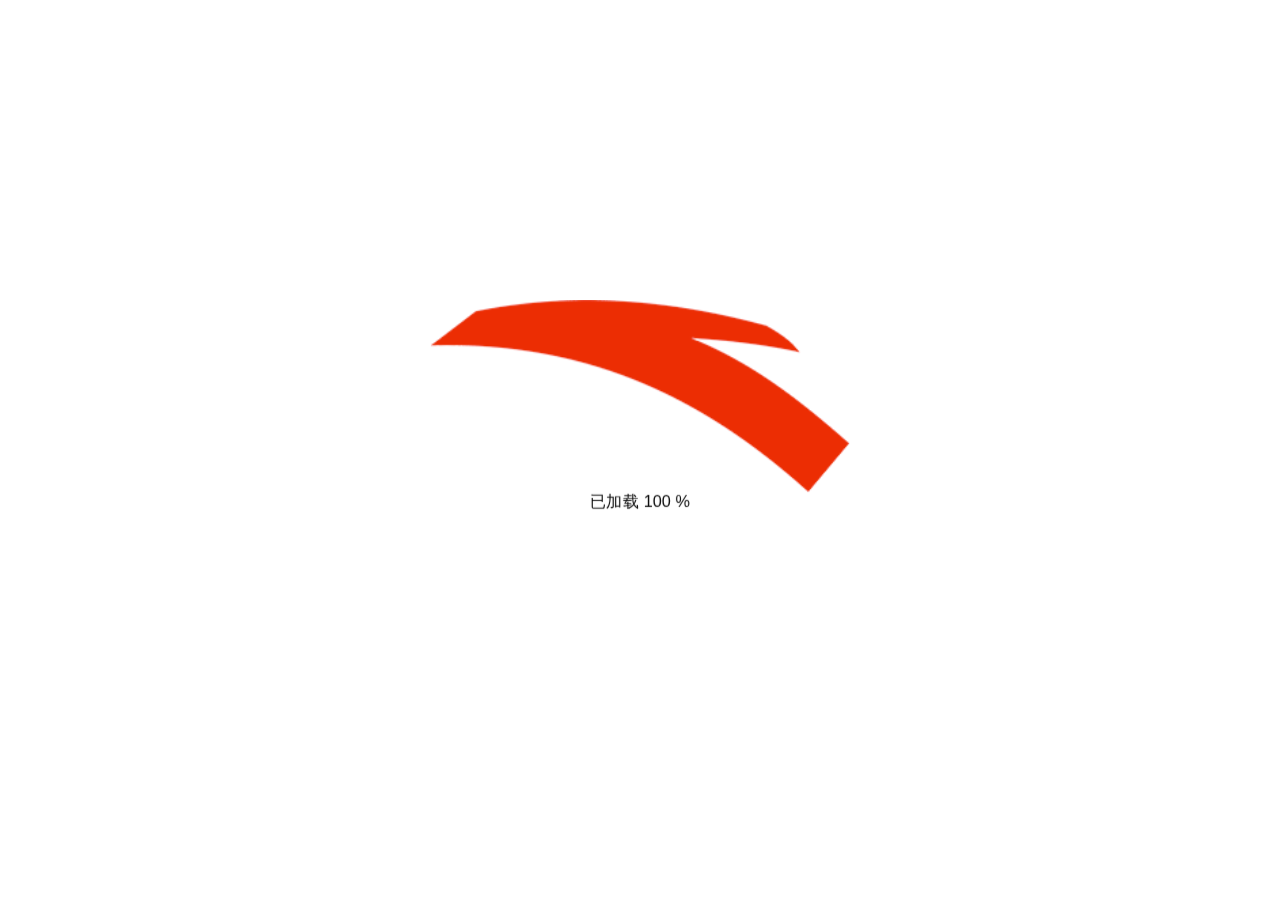
<file: demo/artical/mobile/antario/index.html>
<!DOCTYPE html>
<html>
	<head>
		<meta charset="utf-8">
		<meta name="viewport" content="width=device-width,initial-scale=1,minimum-scale=1,maximum-scale=1,user-scalable=no" />
		<title>DEMO:Antario</title>
		<link rel="stylesheet" type="text/css" href="css/reset.css"/>
		<link rel="stylesheet" type="text/css" href="css/index.css"/>
		<link rel="stylesheet" type="text/css" href="css/animation.css"/>
	</head>
	<body>
		<div class="bg"></div>
		<div class="view">
			<div class="load">
				<div class="preload">
					<div class="imgBox rotateY">
						<img src="img/load/logo.png" alt="" />
					</div>
					<p>已加载
						<span>0</span>
						%
					</p>
				</div>
			</div>
			<div class="main">
				<div class="viewZ">
					<div class="cloud"></div>
					<div class="cylinder"></div>
					<div class="pano"></div>
					<div class="tag"></div>
				</div>
			</div>
		</div>
		<div class="info">
			<div class="style-1 show1 info-fyl">
				<a class="close" href="javascript:;"></a>
				<div class="top"></div>
				<div class="cont show1-height">
					<a href="javascript:;">
						<img src="img/info/info-video-fyl.jpg" alt="" />
					</a>
					<a href="javascript:;">
						<img src="img/info/info-img-fyl.png" alt="" />
					</a>
					<a href="javascript:;">
						<img src="img/info/info-btn-buy.png" alt="" />
					</a>
				</div>
				<div class="btm show1-btm"></div>
			</div>
			<div class="style-1 show1 info-zjk">
				<a class="close" href="javascript:;"></a>
				<div class="top"></div>
				<div class="cont show1-height">
					<a href="javascript:;">
						<img src="img/info/info-video-zjk.jpg" alt="" />
					</a>
					<a href="javascript:;">
						<img src="img/info/info-img-zjk.png" alt="" />
					</a>
					<a href="javascript:;">
						<img src="img/info/info-btn-buy.png" alt="" />
					</a>
				</div>
				<div class="btm show1-btm"></div>
			</div>
			<div class="show1 style-1 info-wjy">
				<a class="close" href="javascript:;"></a>
				<div class="top"></div>
				<div class="cont show1-height">
					<a href="javascript:;">
						<img src="img/info/info-video-wjy.jpg" alt="" />
					</a>
					<a href="javascript:;">
						<img src="img/info/info-img-wjy.png" alt="" />
					</a>
					<a href="javascript:;">
						<img src="img/info/info-btn-buy.png" alt="" />
					</a>
				</div>
				<div class="btm show1-btm"></div>
			</div>
			<div class="show1 style-1 info-lfx">
				<a class="close" href="javascript:;"></a>
				<div class="top"></div>
				<div class="cont show1-height">
					<a href="javascript:;">
						<img src="img/info/info-video-lfx.jpg" alt="" />
					</a>
					<a href="javascript:;">
						<img src="img/info/info-img-lfx.png" alt="" />
					</a>
					<a href="javascript:;">
						<img src="img/info/info-btn-buy.png" alt="" />
					</a>
				</div>
				<div class="btm show1-btm"></div>
			</div>
			<div class="show1 style-1 info-tp">
				<a class="close" href="javascript:;"></a>
				<div class="top"></div>
				<div class="cont show1-height">
					<a href="javascript:;">
						<img src="img/info/info-video-tp.jpg" alt="" />
					</a>
					<a href="javascript:;">
						<img src="img/info/info-img-tp.png" alt="" />
					</a>
					<a href="javascript:;">
						<img src="img/info/info-btn-buy.png" alt="" />
					</a>
				</div>
				<div class="btm show1-btm"></div>
			</div>
			<div class="show1 style-1 info-wd">
				<a class="close" href="javascript:;"></a>
				<div class="top"></div>
				<div class="cont show1-height">
					<a href="javascript:;">
						<img src="img/info/info-video-wd.jpg" alt="" />
					</a>
					<a href="javascript:;">
						<img src="img/info/info-img-wd.png" alt="" />
					</a>
					<a href="javascript:;">
						<img src="img/info/info-btn-buy.png" alt="" />
					</a>
				</div>
				<div class="btm show1-btm"></div>
			</div>
			<div class="show1 style-2 info-jqay">
				<a class="close" href="javascript:;"></a>
				<div class="top"></div>
				<div class="cont show2-height">
					<a href="javascript:;">
						<img src="img/info/info-text-jqay.png" alt="" />
					</a>
				</div>
				<div class="btm show2-btm"></div>
			</div>
			<div class="show3 style-3 info-qdp">
				<a class="close" href="javascript:;"></a>
				<div class="left show3-left"></div>
				<div class="cont show3-width">
					<a href="javascript:;">
						<img src="img/info/info-video-qdp.jpg" alt="" />
					</a>
				</div>
				<div class="right show3-right"></div>
			</div>
			<div class="show1 style-4 info-zgl">
				<a class="close" href="javascript:;"></a>
				<div class="top"></div>
				<div class="cont show1-height">
					<div class="wrap">
						<div class="scroll">
							<a href="javascript:;">
								<img src="img/info/info-img-zgl.png" alt="" />
							</a>
							<a href="javascript:;">
								<img src="img/info/info-text-zgl.png" alt="" />
							</a>
						</div>
					</div>
					<img class="tip rec" src="img/info/info-btn-tip.png" alt="" />
				</div>
				<div class="btm show1-btm"></div>
			</div>
			<div class="show1 style-4 info-rqly">
				<a class="close" href="javascript:;"></a>
				<div class="top"></div>
				<div class="cont show1-height">
					<div class="wrap">
						<div class="scroll">
							<a href="javascript:;">
								<img src="img/info/info-video-rqly.jpg" alt="" />
							</a>
							<a href="javascript:;">
								<img src="img/info/info-img-rqly.png" alt="" />
							</a>
							<a href="javascript:;">
								<img src="img/info/info-text-rqly.png" alt="" />
							</a>
						</div>
						<a class="cont-btn" href="javascript:;">
							<img src="img/info/info-btn-buy.png" alt="" />
						</a>
					</div>
					<img class="tip rec" src="img/info/info-btn-tip.png" alt="" />
				</div>
				<div class="btm show1-btm"></div>
			</div>
		</div>
		<script src="js/data.js" type="text/javascript" charset="utf-8"></script>
		<script src="js/common.js" type="text/javascript" charset="utf-8"></script>
		<script src="js/MTween.js" type="text/javascript" charset="utf-8"></script>
		<script src="js/index.js" type="text/javascript" charset="utf-8"></script>
	</body>
</html>
</file>
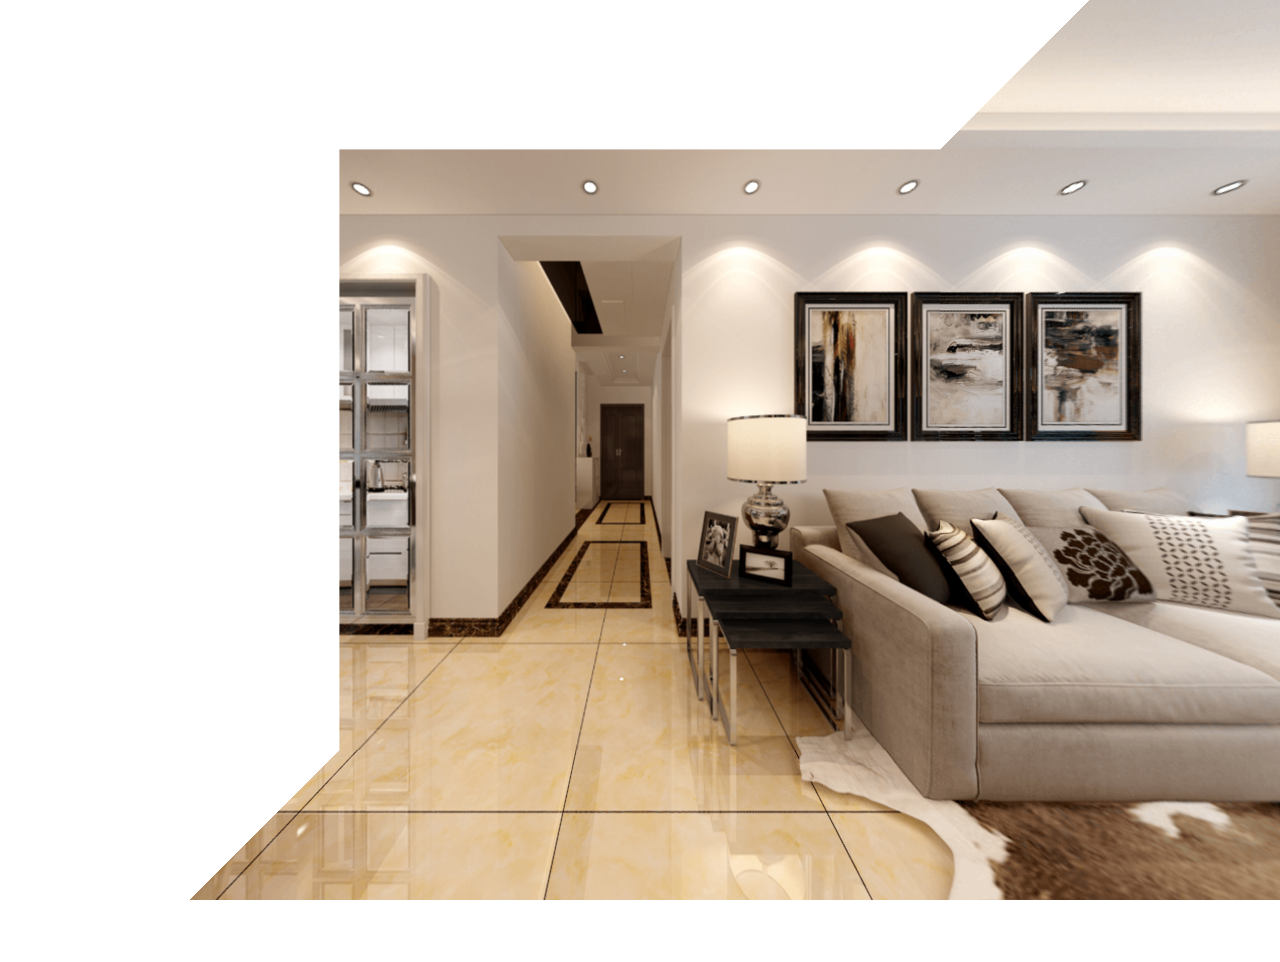
<file: demo/artical/mobile/house/index.html>
<!DOCTYPE html>
<html>
	<head>
		<meta charset="utf-8">
		<meta name="viewport" content="width=device-width,initial-scale=1,minimum-scale=1,maximum-scale=1,user-scalable=no" />
		<title>DEMO:360全景家居</title>
		<style type="text/css">
			body{
				margin: 0;
			}
			html,
			body{
				height: 100%;
				overflow: hidden;
				position: relative;
			}
			ul{
				margin: 0;
				padding: 0;
				list-style: none;
			}
			.wrap{
				width: 0;
				height: 0;
				position: absolute;
				left: 50%;
				top: 50%;
				-webkit-perspective: 300px;
				perspective: 300px;
			}
			.z{
				-webkit-transform-style: preserve-3d;
				transform-style: preserve-3d;
			}
			.box{
				margin: -512px 0 0 -512px;
				width: 1024px;
				height: 1024px;
				position: relative;
				-webkit-transform-style: preserve-3d;
				transform-style: preserve-3d;
			}
			.box>li{
				width: 1024px;
				height: 1024px;
				position: absolute;
				left: 0;
				top: 0;
			}
			.box>li:nth-child(1){
				background: url(img/neg-x.png) no-repeat;
				-webkit-transform: rotateY(0) translateZ(-511px);
				transform: rotateY(0) translateZ(-511px);
			}
			.box>li:nth-child(2){
				background: url(img/neg-z.png) no-repeat;
				-webkit-transform: rotateY(90deg) translateZ(-511px);
				transform: rotateY(90deg) translateZ(-511px);
			}
			.box>li:nth-child(3){
				background: url(img/pos-x.png) no-repeat;
				-webkit-transform: rotateY(180deg) translateZ(-511px);
				transform: rotateY(180deg) translateZ(-511px);
			}
			.box>li:nth-child(4){
				background: url(img/pos-z.png) no-repeat;
				-webkit-transform: rotateY(270deg) translateZ(-511px);
				transform: rotateY(270deg) translateZ(-511px);
			}
			.box>li:nth-child(5){
				background: url(img/neg-y.png) no-repeat;
				-webkit-transform: rotateX(90deg) translateZ(-511px);
				transform: rotateX(90deg) translateZ(-511px);
			}
			.box>li:nth-child(6){
				background: url(img/pos-y.png) no-repeat;
				-webkit-transform: rotateX(-90deg) translateZ(-511px);
				transform: rotateX(-90deg) translateZ(-511px);
			}
		</style>
		<script src="MTween.js" type="text/javascript" charset="utf-8"></script>
		<script type="text/javascript">
			document.addEventListener('touchstart',function (e){
				e.preventDefault();
			});
			window.onload = function (){
				
				var oWrap = document.querySelector('.wrap');
				var oZ = document.querySelector('.z');
				var oBox = document.querySelector('.box');
				css(oZ,'translateZ',300);
				mRotate({
					el: oZ
				});
				
			}
		</script>
	</head>
	<body>
		<div class="wrap">
			<div class="z">
				<ul class="box">
					<li></li>
					<li></li>
					<li></li>
					<li></li>
					<li></li>
					<li></li>
				</ul>
			</div>
		</div>
	</body>
</html>
</file>
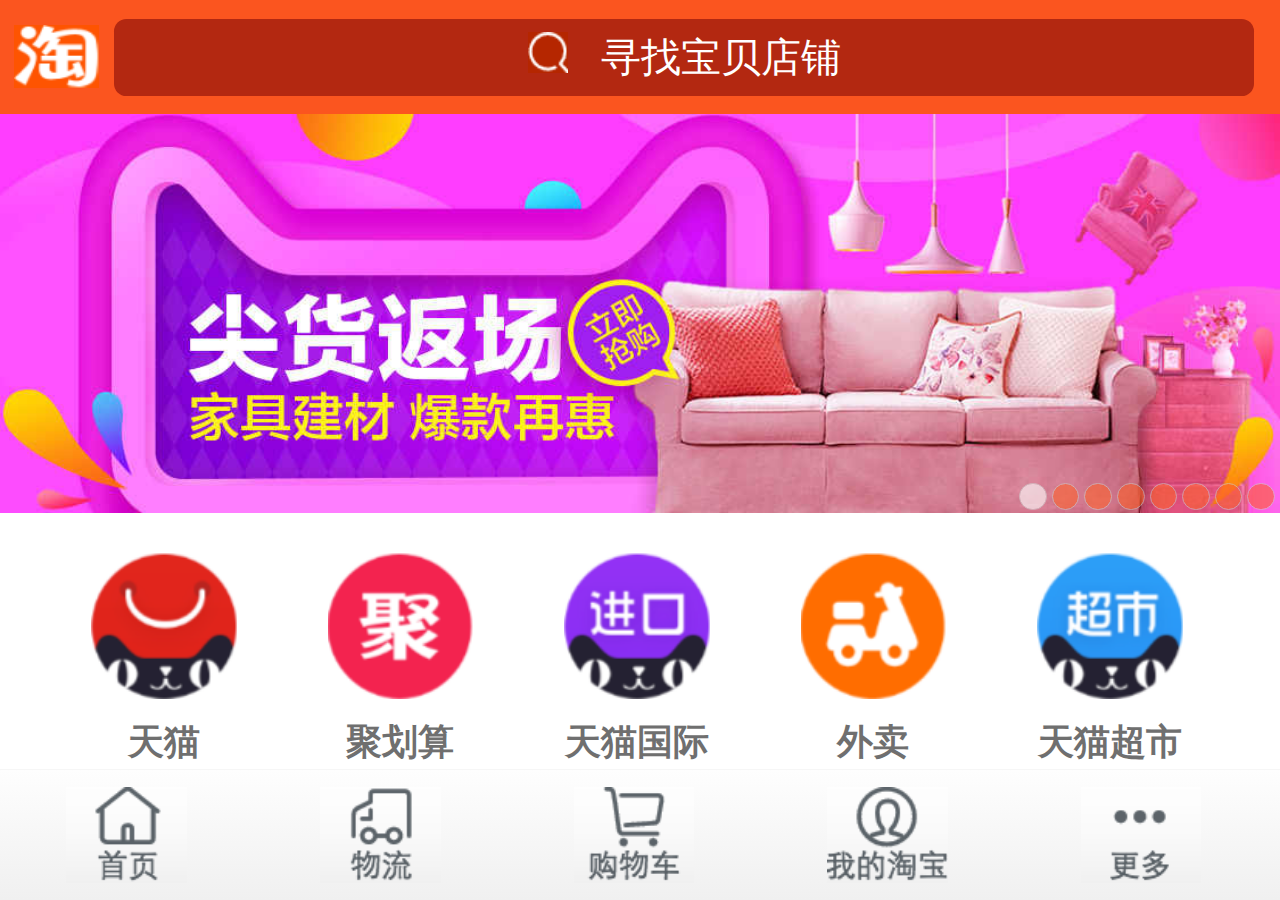
<file: demo/artical/mobile/taobao/index.html>
<!DOCTYPE html>
<html>
	<head>
		<meta charset="utf-8">
		<meta name="viewport" content="width=device-width,user-scalable=no,initial-scale=1,minimum-scale=1,maximum-scale=1"/>
		<title>DEMO:淘宝移动端首页</title>
		<link rel="stylesheet" type="text/css" href="css/main.css"/>
		<script src="js/main.js" type="text/javascript" charset="utf-8"></script>
	</head>
	<body>
		<header class="main_top">
			<h1>
				<img class="logo" src="img/taobao_logo.gif" title="taobao" />
			</h1>
			<a href="javascript:;">
				<img src="img/search_ico.gif" />
				<span>寻找宝贝店铺</span>
			</a>
		</header>
		<article class="wrap">
			<article class="func">
				<article class="banner">
					<div class="img-list">
						<img src="img/banner/banner_1.jpg" alt="" />
						<img src="img/banner/banner_2.jpg" alt="" />
						<img src="img/banner/banner_3.jpg" alt="" />
						<img src="img/banner/banner_4.jpg" alt="" />
						<img src="img/banner/banner_5.jpg" alt="" />
						<img src="img/banner/banner_6.jpg" alt="" />
						<img src="img/banner/banner_7.jpg" alt="" />
						<img src="img/banner/banner_8.jpg" alt="" />
					</div>
					<div class="btn-list">
						<span class="active"></span>
						<span></span>
						<span></span>
						<span></span>
						<span></span>
						<span></span>
						<span></span>
						<span></span>
					</div>
				</article>
				<nav>
					<ul>
						<li>
							<a href="javascript:;">
								<img src="img/nav/nav_1.png" alt="" />
								<h2>天猫</h2>
							</a>
						</li>
						<li>
							<a href="javascript:;">
								<img src="img/nav/nav_2.png" alt="" />
								<h2>聚划算</h2>
							</a>
						</li>
						<li>
							<a href="javascript:;">
								<img src="img/nav/nav_3.png" alt="" />
								<h2>天猫国际</h2>
							</a>
						</li>
						<li>
							<a href="javascript:;">
								<img src="img/nav/nav_4.png" alt="" />
								<h2>外卖</h2>
							</a>
						</li>
						<li>
							<a href="javascript:;">
								<img src="img/nav/nav_5.png" alt="" />
								<h2>天猫超市</h2>
							</a>
						</li>
						<li>
							<a href="javascript:;">
								<img src="img/nav/nav_6.png" alt="" />
								<h2>充值中心</h2>
							</a>
						</li>
						<li>
							<a href="javascript:;">
								<img src="img/nav/nav_7.png" alt="" />
								<h2>阿里旅行</h2>
							</a>
						</li>
						<li>
							<a href="javascript:;">
								<img src="img/nav/nav_8.png" alt="" />
								<h2>领金币</h2>
							</a>
						</li>
						<li>
							<a href="javascript:;">
								<img src="img/nav/nav_9.png" alt="" />
								<h2>到家</h2>
							</a>
						</li>
						<li>
							<a href="javascript:;">
								<img src="img/nav/nav_10.png" alt="" />
								<h2>到家</h2>
							</a>
						</li>
					</ul>
				</nav>
				<aside>
					<a href="">
						<h2>
							<img src="img/headline.gif" alt="" />
						</h2>
						<section>
							<img src="img/new.gif" alt="" />
							<span>今年寒冬毛衣才和你最配</span>
						</section>
					</a>
				</aside>
			</article>
			<article class="shelf">
				<section class="snap_up">
					<section class="left_big">
						<a href="javascript:;">
							<img src="img/snap/snap_1.gif" alt="" />
						</a>
						<article class="count_down">
							<strong>00</strong>
							<span>:</span>
							<strong>00</strong>
							<span>:</span>
							<strong>00</strong>
						</article>
					</section>
					<section class="top_big">
						<a href="javascript:;">
							<img src="img/snap/snap_2.gif" alt="" />
						</a>
					</section>
					<section class="btm_small_left">
						<a href="javascript:;">
							<img src="img/snap/snap_3.gif" alt="" />
						</a>
					</section>
					<section class="btm_small_right">
						<a href="javascript:;">
							<img src="img/snap/snap_4.gif" alt="" />
						</a>
					</section>
				</section>
				<section class="benefit">
					<h2>
						<img src="img/benefit/benefit_logo.gif" alt="" />
						<strong>超实惠</strong>
					</h2>
					<section class="top_1">
						<a href="javascript:;">
							<img src="img/benefit/benefit_1.gif" alt="" />
						</a>
					</section>
					<section class="top_2">
						<a href="javascript:;">
							<img src="img/benefit/benefit_2.gif" alt="" />
						</a>
					</section>
					<section class="top_3">
						<a href="javascript:;">
							<img src="img/benefit/benefit_3.gif" alt="" />
						</a>
					</section>
					<section class="top_4">
						<a href="javascript:;">
							<img src="img/benefit/benefit_4.gif" alt="" />
						</a>
					</section>
					<section class="btm_1">
						<a href="javascript:;">
							<img src="img/benefit/benefit_5.gif" alt="" />
						</a>
					</section>
					<section class="btm_2">
						<a href="javascript:;">
							<img src="img/benefit/benefit_6.gif" alt="" />
						</a>
					</section>
					<section class="btm_3">
						<a href="javascript:;">
							<img src="img/benefit/benefit_7.gif" alt="" />
						</a>
					</section>
					<section class="btm_4">
						<a href="javascript:;">
							<img src="img/benefit/benefit_8.gif" alt="" />
						</a>
					</section>
				</section>
			</article>
		</article>
		<footer class="main_btm">
			<hgroup>
				<h2>
					<a href="javascript:;">
						<img src="img/footer/footer_1.gif" alt="" />
					</a>
				</h2>
				<h2>
					<a href="javascript:;">
						<img src="img/footer/footer_2.gif" alt="" />
					</a>
				</h2>
				<h2>
					<a href="javascript:;">
						<img src="img/footer/footer_3.gif" alt="" />
					</a>
				</h2>
				<h2>
					<a href="javascript:;">
						<img src="img/footer/footer_4.gif" alt="" />
					</a>
				</h2>
				<h2>
					<a href="javascript:;">
						<img src="img/footer/footer_5.gif" alt="" />
					</a>
				</h2>
			</hgroup>
		</footer>
		<script type="text/javascript">
			var html = document.documentElement;
			var htmlW = html.getBoundingClientRect().width;
			html.style.fontSize = htmlW/20 + 'px';
		</script>
	</body>
</html>
</file>
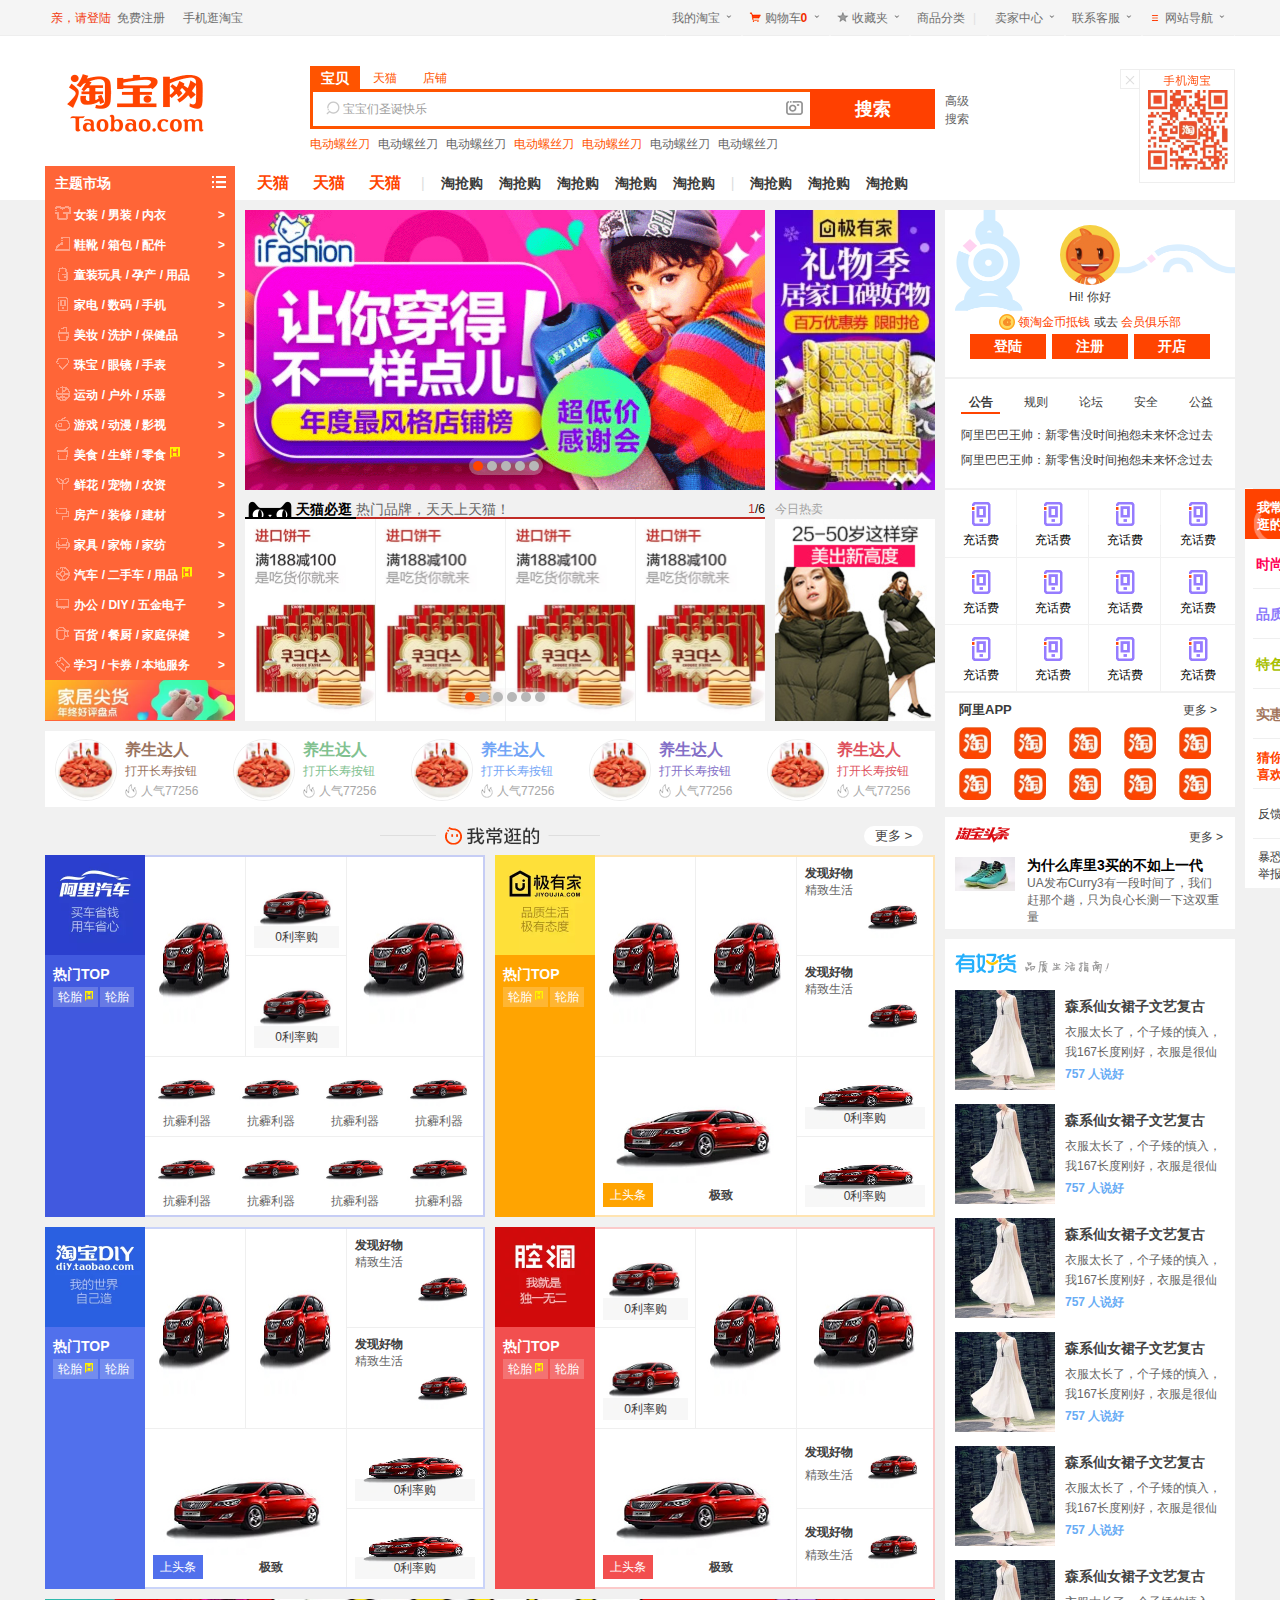
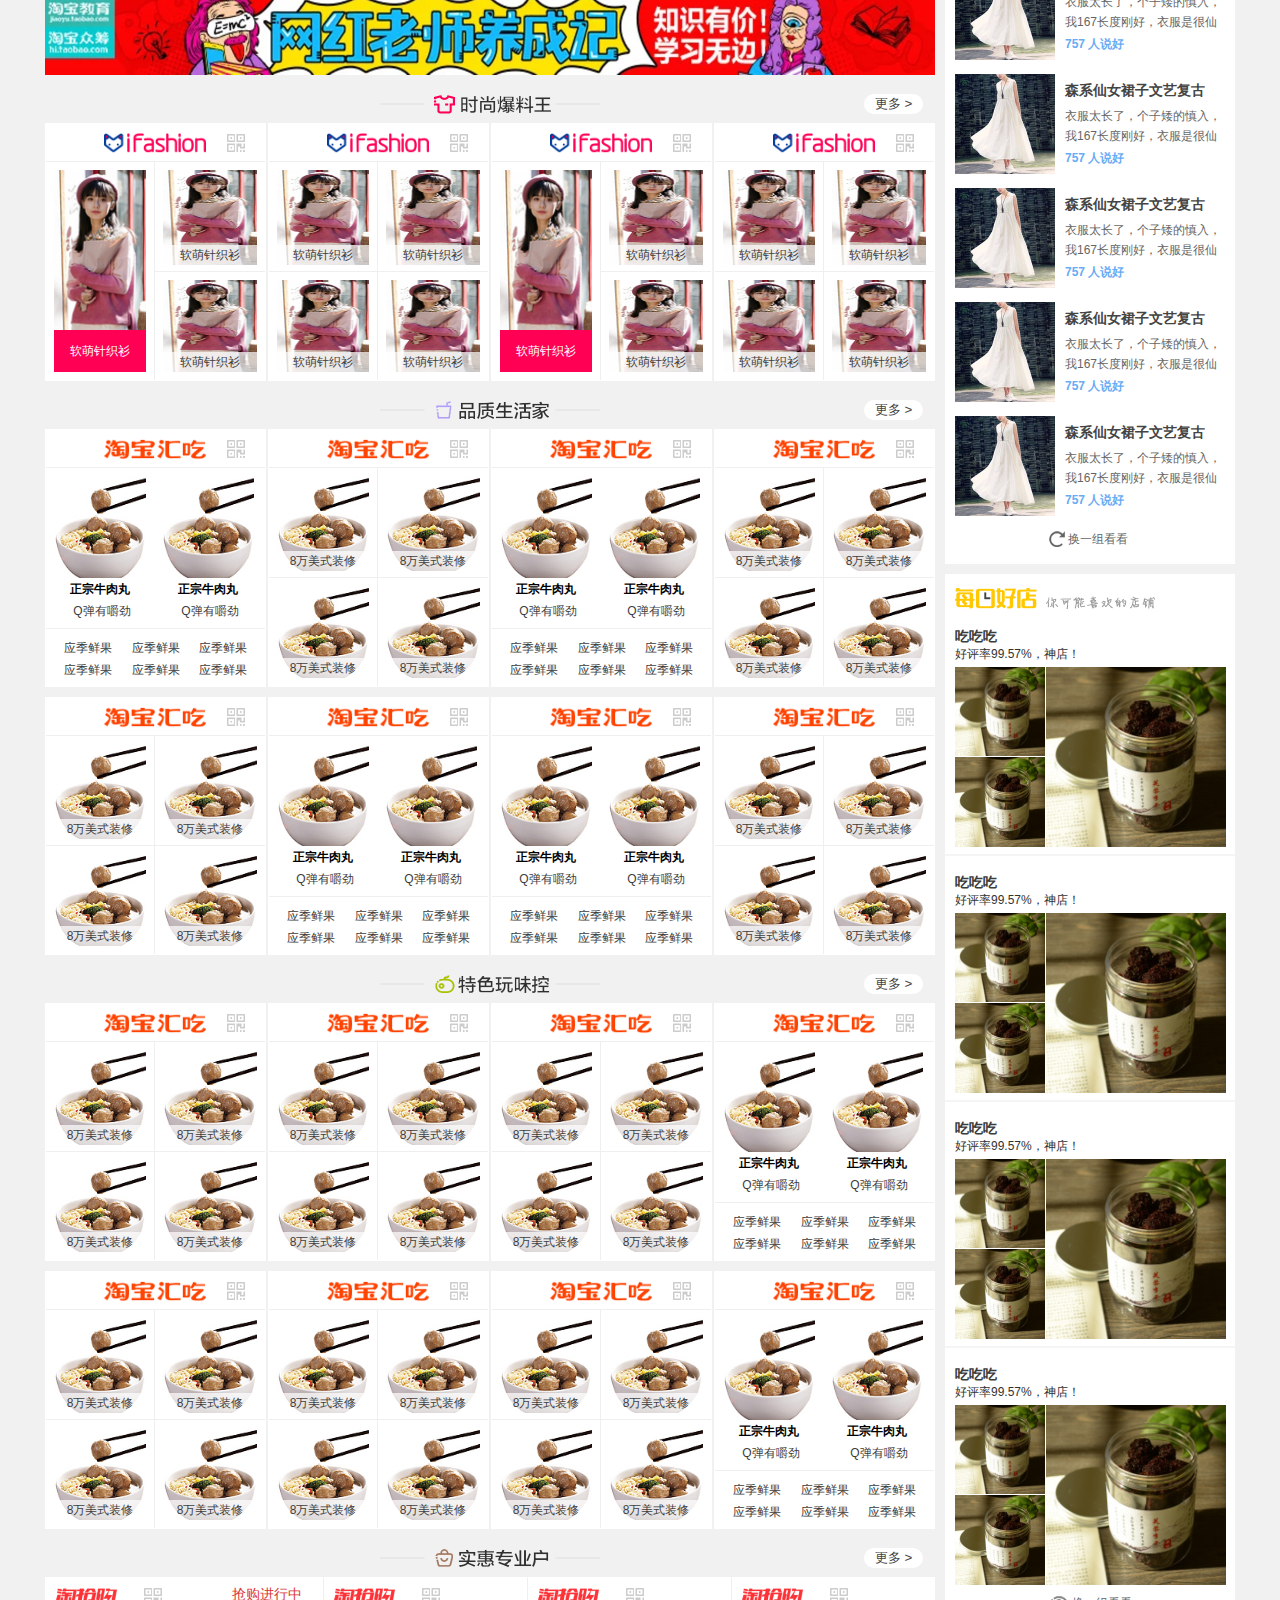
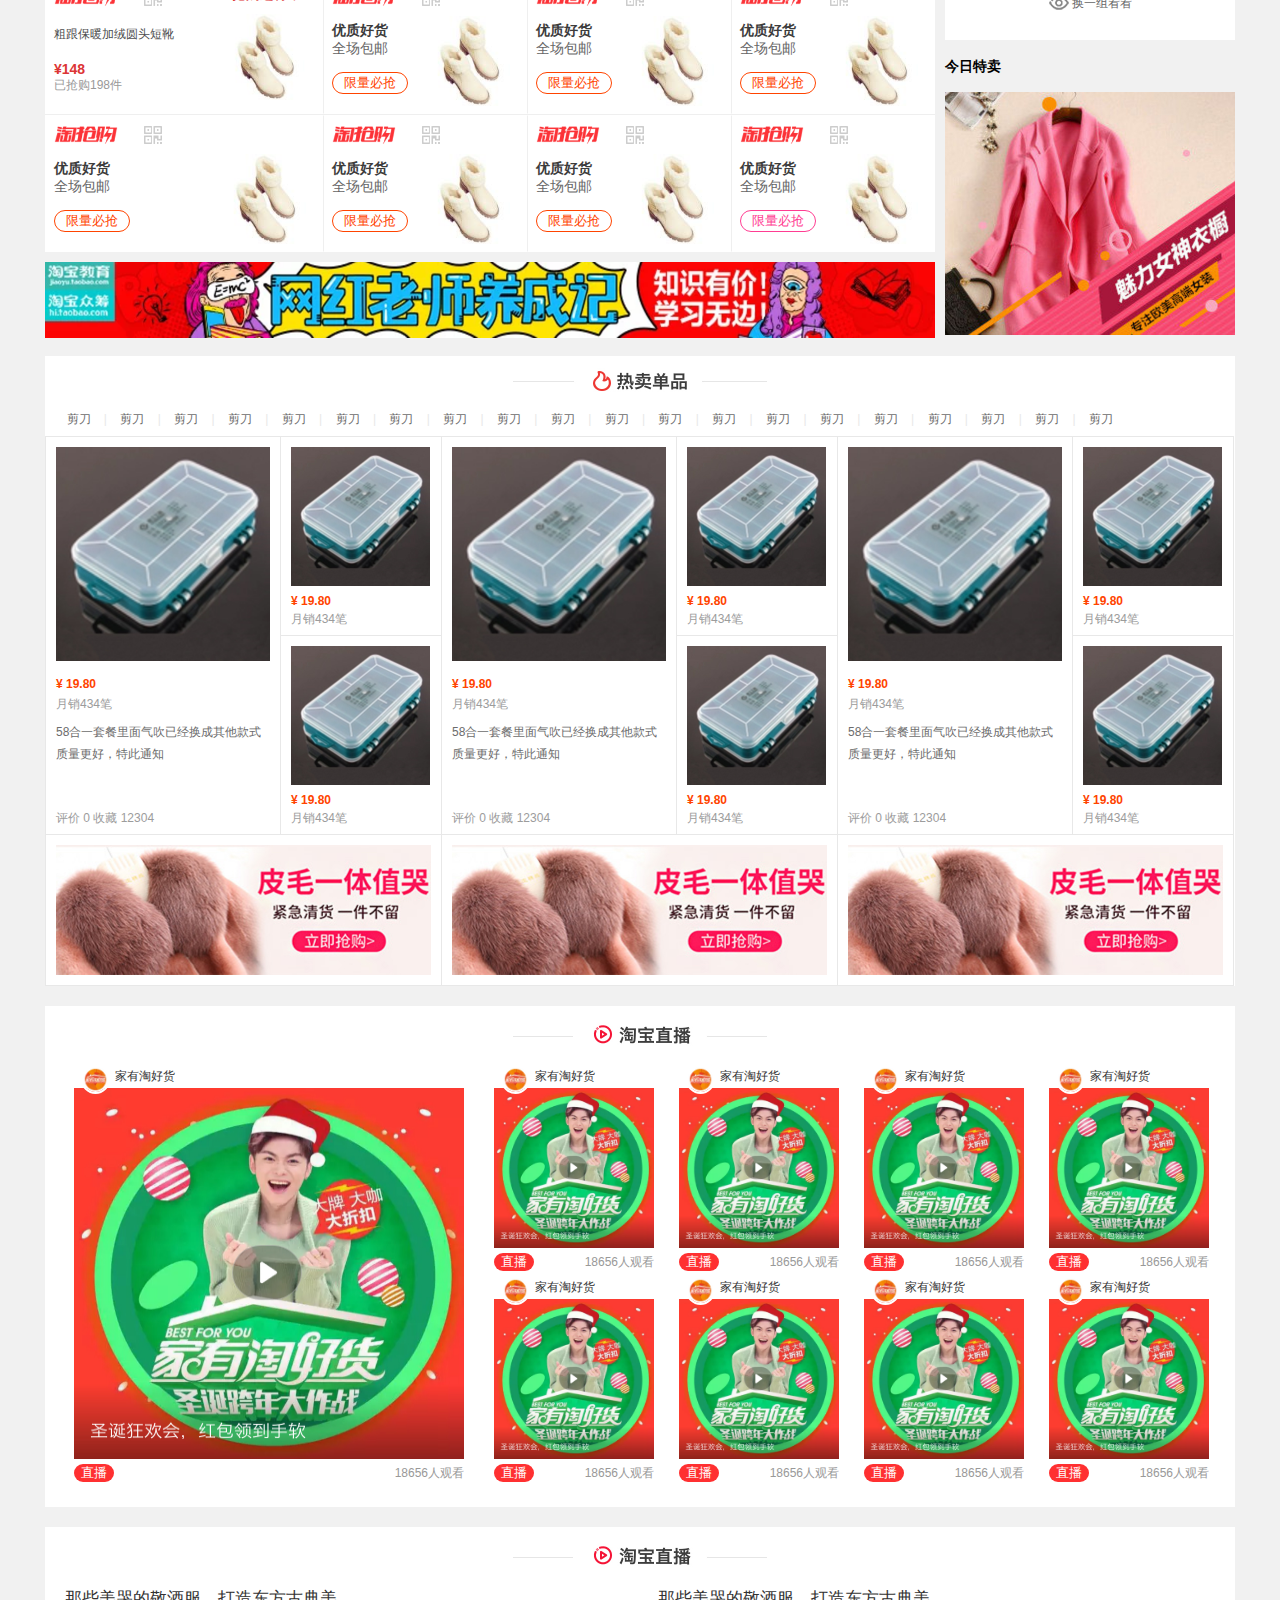
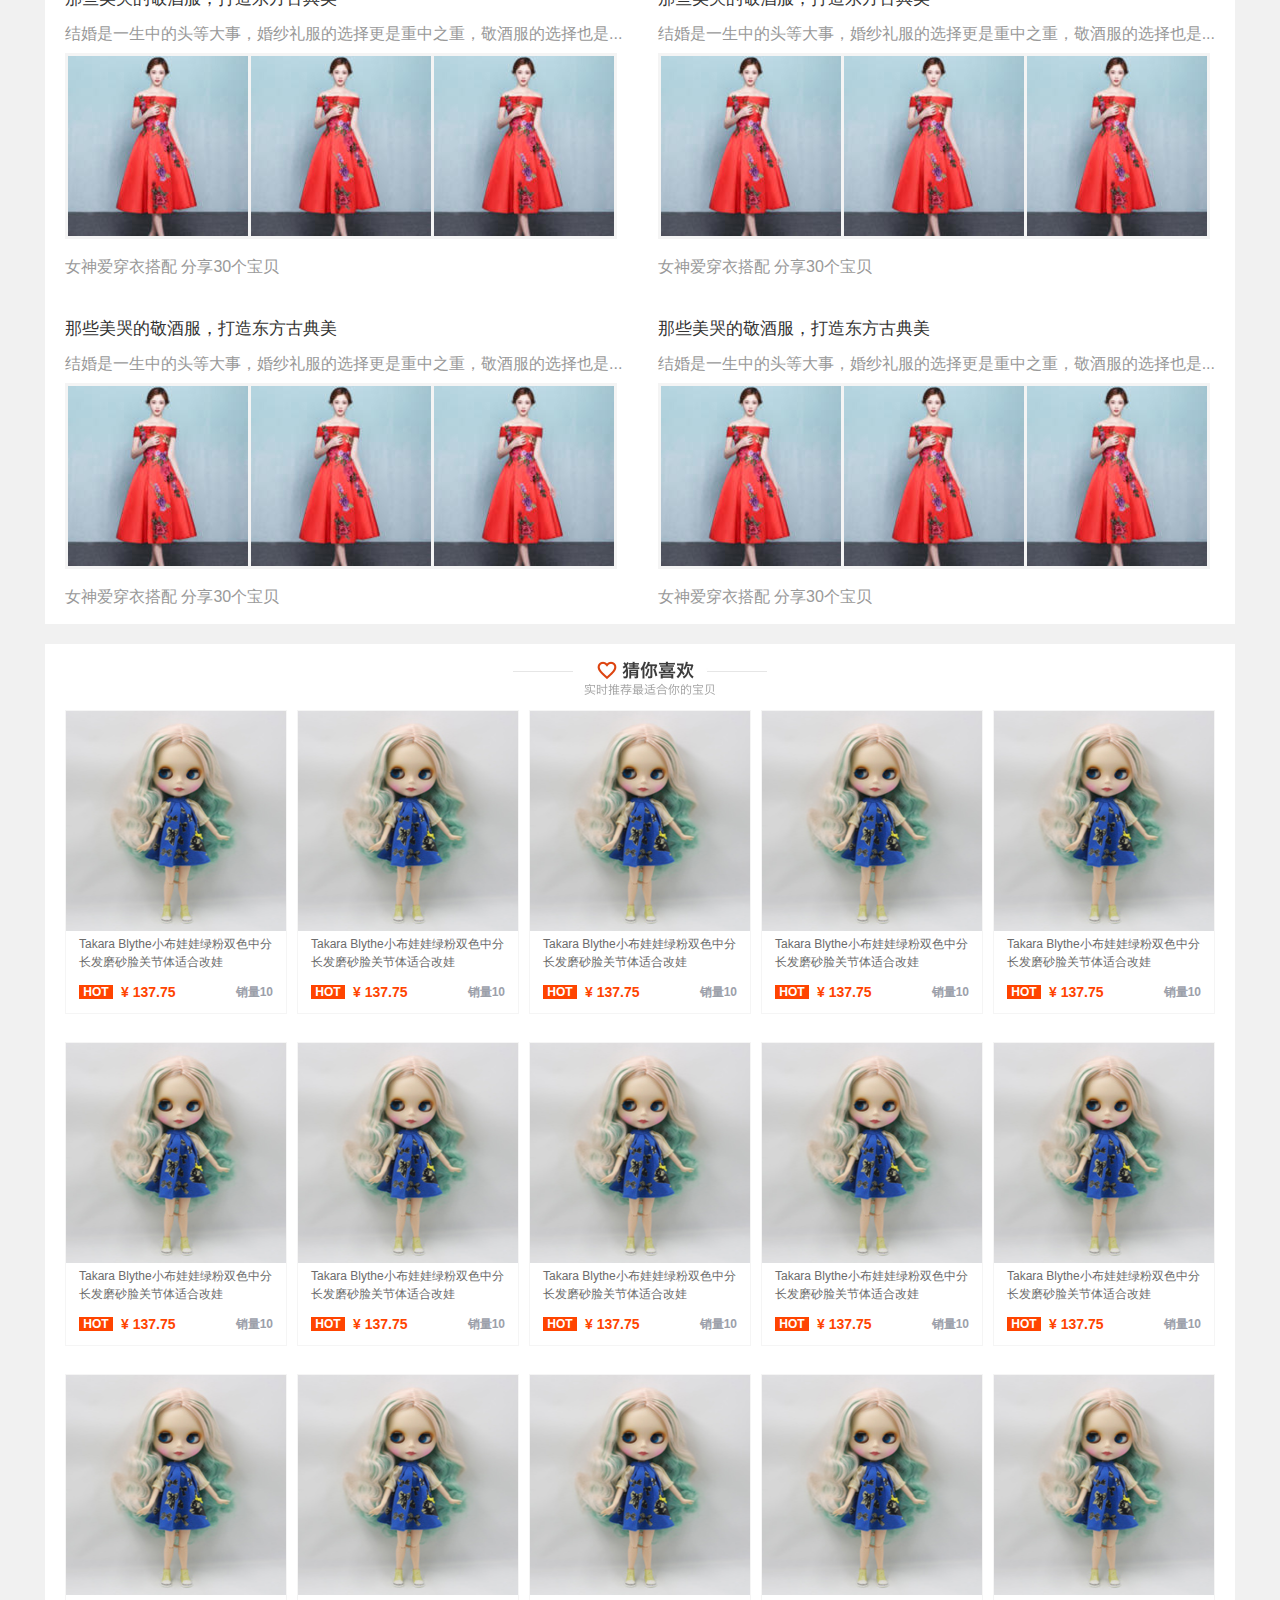
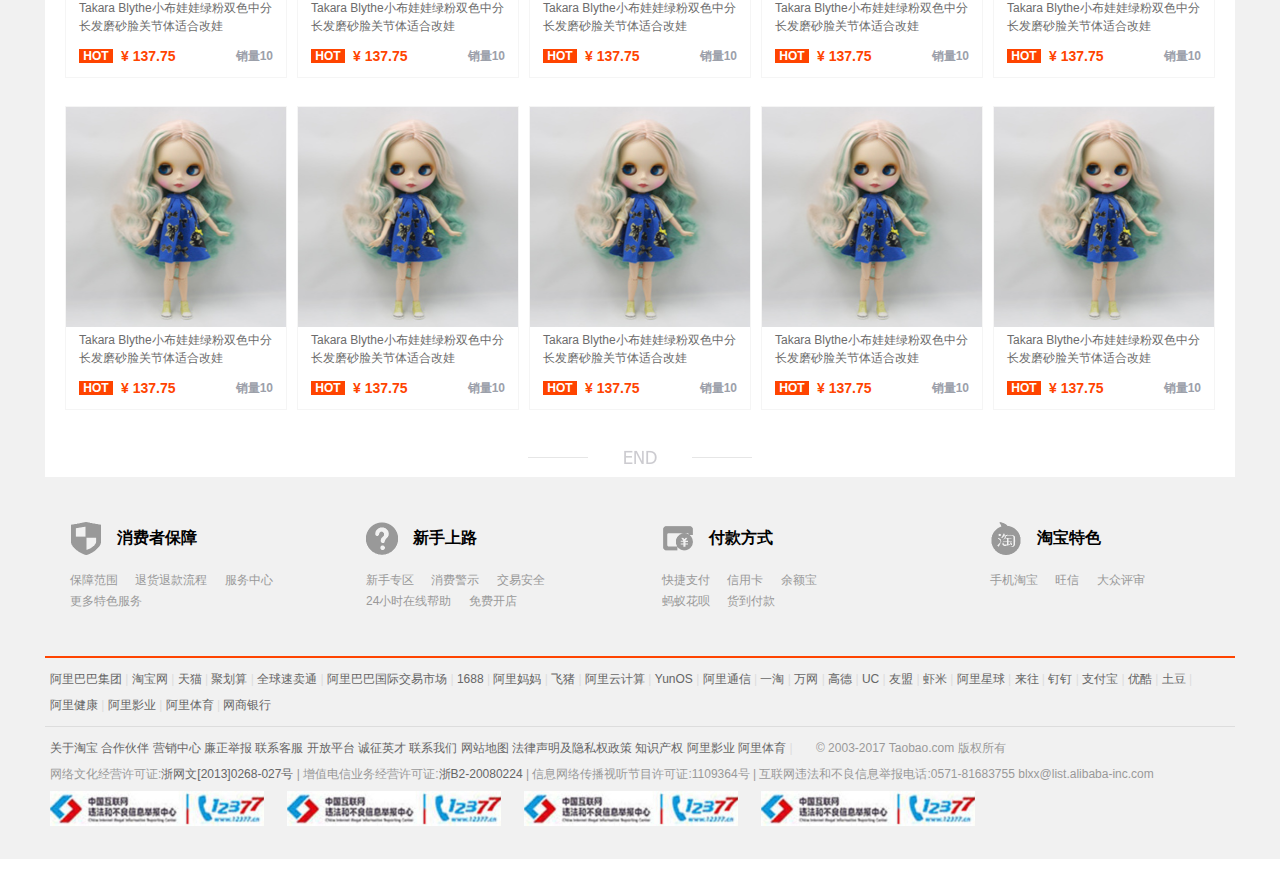
<file: demo/artical/pc/taobao/index.html>
<!DOCTYPE html>
<html>

	<head>
		<meta charset="utf-8">
		<title>仿站:淘宝首页</title>
		<link rel="stylesheet" type="text/css" href="css/cssreset.css" />
		<link rel="stylesheet" type="text/css" href="css/common.css" />
		<link rel="stylesheet" type="text/css" href="css/main.css" />
		<script src="js/common.js" type="text/javascript" charset="utf-8"></script>
		<script src="js/main.js" type="text/javascript" charset="utf-8"></script>
	</head>

	<body>
		
		<div id="fix-search">
			<div class="clear wrap fix-search-bar">
				<a href="#" class="fl">
					<img src="img/search-logo.png" alt="" />
				</a>
			</div>
		</div>
		
		<div class="pr wrap">
			<ul id="sidebar" class="pa">
				<li class="pr active sidebar-often">
					<img src="img/sidebar-1.png" alt="" class="pa"/>
					<p>我常逛的</p>
				</li>
				<li class="pr sidebar-fashion">
					<img src="img/sidebar-2.png" alt="" class="pa"/>
					<p>时尚</p>
				</li>
				<li class="pr sidebar-quality">
					<img src="img/sidebar-3.png" alt="" class="pa"/>
					<p>品质</p>
				</li>
				<li class="pr sidebar-feature">
					<img src="img/sidebar-4.png" alt="" class="pa"/>
					<p>特色</p>
				</li>
				<li class="pr sidebar-benefit">
					<img src="img/sidebar-5.png" alt="" class="pa"/>
					<p>实惠</p>
				</li>
				<li class="pr sidebar-guess">
					<img src="img/sidebar-6.png" alt="" class="pa"/>
					<p>猜你喜欢</p>
				</li>
				<li class="pr normal sidebar-backtop">
					<strong>^</strong>
					<p>顶部</p>
					<img src="img/sidebar-7.png" alt="" class="pa"/>
				</li>
				<li class="pr normal">
					<p>反馈</p>
					<img src="img/sidebar-7.png" alt="" class="pa"/>
				</li>
				<li class="pr normal sidebar-report">
					<p>暴恐举报</p>
					<img src="img/sidebar-7.png" alt="" class="pa"/>
				</li>
			</ul>
		</div>
		
		<div class="header">
			<div class="pr wrap clear">
				<ul class="fl">
					<li class="fl log">
						<a href="#">亲，请登陆</a>
					</li>
					<li class="fl reg">
						<a href="#">免费注册</a>
					</li>
					<li class="fl mob">
						<a href="#">手机逛淘宝</a>
					</li>
				</ul>
				<ul class="fr">
					<li class="pr fl mytb">
						<a href="#">我的淘宝</a>
						<span class="header-icon icon-drop"></span>
						<ul class="pa">
							<li>
								<a href="#">已购买的宝贝</a>
							</li>
							<li>
								<a href="#">我的足迹</a>
							</li>
						</ul>
					</li>
					<li class="pr fl shopcar">
						<span class="header-icon icon-car"></span>
						<a href="#">购物车</a><span class="num">0</span>
						<span class="header-icon icon-drop"></span>
						<p class="pa">
							<span>您的购物车里没有任何宝贝。</span>
							<button>查看我的购物车</button>
						</p>
					</li>
					<li class="pr fl favor">
						<span class="header-icon icon-star"></span>
						<a href="#">收藏夹</a>
						<span class="header-icon icon-drop"></span>
						<ul class="pa">
							<li>
								<a href="#">收藏的宝贝</a>
							</li>
							<li>
								<a href="#">收藏的店铺</a>
							</li>
						</ul>
					</li>
					<li class="fl list">
						<a href="#">商品分类</a>
						<span class="header-icon icon-divider">|</span>
					</li>
					<li class="pr fl saler">
						<a href="#">卖家中心</a>
						<span class="header-icon icon-drop"></span>
						<ul class="pa">
							<li>
								<a href="#">免费开店</a>
							</li>
							<li>
								<a href="#">已卖出的宝贝</a>
							</li>
							<li>
								<a href="#">出售中的宝贝</a>
							</li>
							<li>
								<a href="#">卖家服务市场</a>
							</li>
							<li>
								<a href="#">卖家培训中心</a>
							</li>
							<li>
								<a href="#">体验中心</a>
							</li>
						</ul>
					</li>
					<li class="pr fl service">
						<a href="#">联系客服</a>
						<span class="header-icon icon-drop"></span>
						<ul class="pa">
							<li>
								<a href="#">消费者客服</a>
							</li>
							<li>
								<a href="#">卖家客服</a>
							</li>
						</ul>
					</li>
					<li class="fl nav">
						<span class="header-icon icon-bar"></span>
						<a href="#">网站导航</a>
						<span class="header-icon icon-drop"></span>
						<ul class="pa clear">
							<li class="fl list-1">
								<dl class="clear">
									<dt>
										<h4>主题市场</h4>
									</dt>
									<dd class="fl">
										<ul>
											<li>
												<a href="#" class="pr">女装
													<img src="img/header-new-red.gif" alt="" class="pa" />
												</a>
											</li>
											<li>
												<a href="#">女装</a>
											</li>
											<li>
												<a href="#">女装</a>
											</li>
											<li>
												<a href="#">女装</a>
											</li>
											<li>
												<a href="#" class="pr">女装
													<img src="img/header-new-green.gif" alt="" class="pa" />
												</a>
											</li>
											<li>
												<a href="#">女装</a>
											</li>
											<li>
												<a href="#">女装</a>
											</li>
											<li>
												<a href="#">女装</a>
											</li>
											<li>
												<a href="#">女装</a>
											</li>
										</ul>
									</dd>
									<dd class="fl">
										<ul>
											<li>
												<a href="#" class="pr">女装
													<img src="img/header-new-red.gif" alt="" class="pa" />
												</a>
											</li>
											<li>
												<a href="#">女装</a>
											</li>
											<li>
												<a href="#">女装</a>
											</li>
											<li>
												<a href="#">女装</a>
											</li>
											<li>
												<a href="#" class="pr">女装
													<img src="img/header-new-green.gif" alt="" class="pa" />
												</a>
											</li>
											<li>
												<a href="#">女装</a>
											</li>
											<li>
												<a href="#">女装</a>
											</li>
											<li>
												<a href="#">女装</a>
											</li>
											<li>
												<a href="#">女装</a>
											</li>
										</ul>
									</dd>
									<dd class="fl">
										<ul>
											<li>
												<a href="#" class="pr">女装
													<img src="img/header-new-red.gif" alt="" class="pa" />
												</a>
											</li>
											<li>
												<a href="#">女装</a>
											</li>
											<li>
												<a href="#">女装</a>
											</li>
											<li>
												<a href="#">女装</a>
											</li>
											<li>
												<a href="#" class="pr">女装
													<img src="img/header-new-green.gif" alt="" class="pa" />
												</a>
											</li>
											<li>
												<a href="#">女装</a>
											</li>
											<li>
												<a href="#">女装</a>
											</li>
											<li>
												<a href="#">女装</a>
											</li>
											<li>
												<a href="#">女装</a>
											</li>
										</ul>
									</dd>
									<dd class="fl">
										<ul>
											<li>
												<a href="#" class="pr">女装
													<img src="img/header-new-red.gif" alt="" class="pa" />
												</a>
											</li>
											<li>
												<a href="#">女装</a>
											</li>
											<li>
												<a href="#">女装</a>
											</li>
											<li>
												<a href="#">女装</a>
											</li>
											<li>
												<a href="#" class="pr">女装
													<img src="img/header-new-green.gif" alt="" class="pa" />
												</a>
											</li>
											<li>
												<a href="#">女装</a>
											</li>
											<li>
												<a href="#">女装</a>
											</li>
											<li>
												<a href="#">女装</a>
											</li>
											<li>
												<a href="#">女装</a>
											</li>
										</ul>
									</dd>
								</dl>
							</li>
							<li class="fl list-2">
								<dl>
									<dt>
										<h4>特色市场</h4>
									</dt>
									<dd class="fl">
										<ul>
											<li>
												<a href="#" class="pr">女装
													<img src="img/header-new-red.gif" alt="" class="pa" />
												</a>
											</li>
											<li>
												<a href="#">女装</a>
											</li>
											<li>
												<a href="#">女装</a>
											</li>
											<li>
												<a href="#">女装</a>
											</li>
											<li>
												<a href="#" class="pr">女装
													<img src="img/header-new-green.gif" alt="" class="pa" />
												</a>
											</li>
											<li>
												<a href="#">女装</a>
											</li>
											<li>
												<a href="#">女装</a>
											</li>
											<li>
												<a href="#">女装</a>
											</li>
											<li>
												<a href="#">女装</a>
											</li>
										</ul>
									</dd>
									<dd class="fl">
										<ul>
											<li>
												<a href="#" class="pr">女装
													<img src="img/header-new-red.gif" alt="" class="pa" />
												</a>
											</li>
											<li>
												<a href="#">女装</a>
											</li>
											<li>
												<a href="#">女装</a>
											</li>
											<li>
												<a href="#">女装</a>
											</li>
											<li>
												<a href="#" class="pr">女装
													<img src="img/header-new-green.gif" alt="" class="pa" />
												</a>
											</li>
											<li>
												<a href="#">女装</a>
											</li>
											<li>
												<a href="#">女装</a>
											</li>
											<li>
												<a href="#">女装</a>
											</li>
											<li>
												<a href="#">女装</a>
											</li>
										</ul>
									</dd>
									<dd class="fl">
										<ul>
											<li>
												<a href="#" class="pr">女装
													<img src="img/header-new-red.gif" alt="" class="pa" />
												</a>
											</li>
											<li>
												<a href="#">女装</a>
											</li>
											<li>
												<a href="#">女装</a>
											</li>
											<li>
												<a href="#">女装</a>
											</li>
											<li>
												<a href="#" class="pr">女装
													<img src="img/header-new-green.gif" alt="" class="pa" />
												</a>
											</li>
											<li>
												<a href="#">女装</a>
											</li>
											<li>
												<a href="#">女装</a>
											</li>
											<li>
												<a href="#">女装</a>
											</li>
											<li>
												<a href="#">女装</a>
											</li>
										</ul>
									</dd>
								</dl>
							</li>
							<li class="fl list-3">
								<dl>
									<dt>
										<h4>阿里APP</h4>
									</dt>
									<dd class="fl">
										<ul>
											<li>
												<a href="#" class="pr">女装
													<img src="img/header-new-red.gif" alt="" class="pa" />
												</a>
											</li>
											<li>
												<a href="#">女装</a>
											</li>
											<li>
												<a href="#">女装</a>
											</li>
											<li>
												<a href="#">女装</a>
											</li>
											<li>
												<a href="#" class="pr">女装
													<img src="img/header-new-green.gif" alt="" class="pa" />
												</a>
											</li>
											<li>
												<a href="#">女装</a>
											</li>
											<li>
												<a href="#">女装</a>
											</li>
											<li>
												<a href="#">女装</a>
											</li>
											<li>
												<a href="#">女装</a>
											</li>
										</ul>
									</dd>
									<dd class="fl">
										<ul>
											<li>
												<a href="#" class="pr">女装
													<img src="img/header-new-red.gif" alt="" class="pa" />
												</a>
											</li>
											<li>
												<a href="#">女装</a>
											</li>
											<li>
												<a href="#">女装</a>
											</li>
											<li>
												<a href="#">女装</a>
											</li>
											<li>
												<a href="#" class="pr">女装
													<img src="img/header-new-green.gif" alt="" class="pa" />
												</a>
											</li>
											<li>
												<a href="#">女装</a>
											</li>
											<li>
												<a href="#">女装</a>
											</li>
											<li>
												<a href="#">女装</a>
											</li>
											<li>
												<a href="#">女装</a>
											</li>
										</ul>
									</dd>
									<dd class="fl">
										<ul>
											<li>
												<a href="#" class="pr">女装
													<img src="img/header-new-red.gif" alt="" class="pa" />
												</a>
											</li>
											<li>
												<a href="#">女装</a>
											</li>
											<li>
												<a href="#">女装</a>
											</li>
											<li>
												<a href="#">女装</a>
											</li>
											<li>
												<a href="#" class="pr">女装
													<img src="img/header-new-green.gif" alt="" class="pa" />
												</a>
											</li>
											<li>
												<a href="#">女装</a>
											</li>
											<li>
												<a href="#">女装</a>
											</li>
											<li>
												<a href="#">女装</a>
											</li>
											<li>
												<a href="#">女装</a>
											</li>
										</ul>
									</dd>
								</dl>
							</li>
							<li class="fl list-4">
								<dl>
									<dt>
										<h4>精彩推荐集</h4>
									</dt>
									<dd class="fl">
										<ul>
											<li>
												<a href="#" class="pr">女装
													<img src="img/header-new-red.gif" alt="" class="pa" />
												</a>
											</li>
											<li>
												<a href="#">女装</a>
											</li>
											<li>
												<a href="#">女装</a>
											</li>
											<li>
												<a href="#">女装</a>
											</li>
											<li>
												<a href="#" class="pr">女装
													<img src="img/header-new-green.gif" alt="" class="pa" />
												</a>
											</li>
											<li>
												<a href="#">女装</a>
											</li>
											<li>
												<a href="#">女装</a>
											</li>
											<li>
												<a href="#">女装</a>
											</li>
											<li>
												<a href="#">女装</a>
											</li>
										</ul>
									</dd>
									<dd class="fl">
										<ul>
											<li>
												<a href="#" class="pr">女装
													<img src="img/header-new-red.gif" alt="" class="pa" />
												</a>
											</li>
											<li>
												<a href="#">女装</a>
											</li>
											<li>
												<a href="#">女装</a>
											</li>
											<li>
												<a href="#">女装</a>
											</li>
											<li>
												<a href="#" class="pr">女装
													<img src="img/header-new-green.gif" alt="" class="pa" />
												</a>
											</li>
											<li>
												<a href="#">女装</a>
											</li>
											<li>
												<a href="#">女装</a>
											</li>
											<li>
												<a href="#">女装</a>
											</li>
											<li>
												<a href="#">女装</a>
											</li>
										</ul>
									</dd>
								</dl>
							</li>
						</ul>
					</li>
				</ul>
			</div>
		</div>

		<div class="search">
			<div class="wrap pr">
				<div class="pa left">
					<h1>
						<a href="#">
							<img src="img/search-logo.png" alt="" />
						</a>
					</h1>
				</div>
				<div class="clear center">
					<div class="fl main-search-bar">
						<ul class="clear search-type">
							<li class="active fl type-1">宝贝</li>
							<li class="fl type-2">天猫</li>
							<li class="fl type-3">店铺</li>
						</ul>
						<div class="pr search-bar">
							<input type="text" class="fl" />
							<button class="fl">搜索</button>
							<p class="pa">
								<span class="search-icon icon-search"></span>
								<span class="search-tip">宝宝们圣诞快乐</span>
							</p>
							<a href="#" class="pa">
								<span class="search-icon icon-photo"></span>
							</a>
							<ul class="pa search-list"></ul>
						</div>
						<ul class="clear search-sug">
							<a href="#" class="fl active">电动螺丝刀</a>
							<a href="#" class="fl">电动螺丝刀</a>
							<a href="#" class="fl">电动螺丝刀</a>
							<a href="#" class="fl active">电动螺丝刀</a>
							<a href="#" class="fl active">电动螺丝刀</a>
							<a href="#" class="fl">电动螺丝刀</a>
							<a href="#" class="fl">电动螺丝刀</a>
						</ul>
					</div>
					<div class="fr">
						<a href="#">高级搜索</a>
					</div>
				</div>
				<div class="pa clear btm">
					<h2 class="fl">
						<a href="#">天猫</a>
					</h2>
					<h2 class="fl">
						<a href="#">天猫</a>
					</h2>
					<h2 class="fl">
						<a href="#">天猫</a>
					</h2>
					<div class="fl">|</div>
					<h3 class="fl">
						<a href="#">淘抢购</a>
					</h3>
					<h3 class="fl">
						<a href="#">淘抢购</a>
					</h3>
					<h3 class="fl">
						<a href="#">淘抢购</a>
					</h3>
					<h3 class="fl">
						<a href="#">淘抢购</a>
					</h3>
					<h3 class="fl">
						<a href="#">淘抢购</a>
					</h3>
					<div class="fl">|</div>
					<h3 class="fl">
						<a href="#">淘抢购</a>
					</h3>
					<h3 class="fl">
						<a href="#">淘抢购</a>
					</h3>
					<h3 class="fl">
						<a href="#">淘抢购</a>
					</h3>
				</div>
				<div class="pa clear right">
					<img src="img/search-qrclose.png" alt="" id="closeQR" class="fl search-qrclose" />
					<img src="img/search-qr.png" alt="" class="fl search-qr" />
				</div>
			</div>
		</div>

		<div class="main">
			<div class="pr wrap">
				<div class="clear main-top">
					<div class="section fl">
						<div class="section-top pr clear">
							<div class="main-nav pa">
								<dl class="pr">
									<dt class="clear">
										<a href="#" class="fl">主题市场</a>
										<span class="icon-sbar fr"></span>
									</dt>
									<dd class="clear">
										<div class="fl">
											<span class="main-icon icon-clothe"></span>
											<a href="#">女装</a>
											<span>/</span>
											<a href="#">男装</a>
											<span>/</span>
											<a href="#">内衣</a>
										</div>
										<div class="fr">
											<span>></span>
										</div>
										<div class="pa clear main-nav-info">
											<ul class="fl">
												<li>
													<div class="clear title">
														<div class="clear fl">
															<a href="#" class="fl">
																<img src="img/main-nav-1-left-1.jpg" alt="" />
															</a>
															<strong class="fl">女装</strong>
														</div>
														<a href="#" class="fr">更多 ></a>
													</div>
													<ul class="clear content">
														<li class="fl">
															<a href="#">冬新品</a>
														</li>
														<li class="fl">
															<a href="#" class="active">冬新品</a>
														</li>
													</ul>
												</li>
												<li>
													<div class="clear title">
														<div class="clear fl">
															<a href="#" class="fl">
																<img src="img/main-nav-1-left-1.jpg" alt="" />
															</a>
															<strong class="fl">女装</strong>
														</div>
														<a href="#" class="fr">更多 ></a>
													</div>
													<ul class="clear content">
														<li class="fl">
															<a href="#">冬新品</a>
														</li>
														<li class="fl">
															<a href="#" class="active">冬新品</a>
														</li>
													</ul>
												</li>
												<li>
													<div class="clear title">
														<div class="clear fl">
															<a href="#" class="fl">
																<img src="img/main-nav-1-left-1.jpg" alt="" />
															</a>
															<strong class="fl">女装</strong>
														</div>
														<a href="#" class="fr">更多 ></a>
													</div>
													<ul class="clear content">
														<li class="fl">
															<a href="#">冬新品</a>
														</li>
														<li class="fl">
															<a href="#" class="active">冬新品</a>
														</li>
													</ul>
												</li>
											</ul>
											<dl class="clear fl">
												<dt>
													<img src="img/main-nav-right-logo.png" alt="" />
													<span>实时推荐最适合你的宝贝</span>
												</dt>
												<dd class="pr fl">
													<a href="#">
														<img src="img/main-nav-1-right-1.jpg" alt="" />
													</a>
													<a href="#" class="pa">2016冬季新款男士</a>
												</dd>
												<dd class="pr fl">
													<a href="#">
														<img src="img/main-nav-1-right-1.jpg" alt="" />
													</a>
													<a href="#" class="pa">2016冬季新款男士</a>
												</dd>
												<dd class="pr fl">
													<a href="#">
														<img src="img/main-nav-1-right-1.jpg" alt="" />
													</a>
													<a href="#" class="pa">2016冬季新款男士</a>
												</dd>
												<dd class="pr fl">
													<a href="#">
														<img src="img/main-nav-1-right-1.jpg" alt="" />
													</a>
													<a href="#" class="pa">2016冬季新款男士</a>
												</dd>
												<dd class="pr fl">
													<a href="#">
														<img src="img/main-nav-1-right-1.jpg" alt="" />
													</a>
													<a href="#" class="pa">2016冬季新款男士</a>
												</dd>
												<dd class="pr fl">
													<a href="#">
														<img src="img/main-nav-1-right-1.jpg" alt="" />
													</a>
													<a href="#" class="pa">2016冬季新款男士</a>
												</dd>
											</dl>
										</div>
									</dd>
									<dd class="clear">
										<div class="fl">
											<span class="main-icon icon-shoe"></span>
											<a href="#">鞋靴</a>
											<span>/</span>
											<a href="#">箱包</a>
											<span>/</span>
											<a href="#">配件</a>
										</div>
										<div class="fr">
											<span>></span>
										</div>
										<div class="pa clear main-nav-info">
											<ul class="fl">
												<li>
													<div class="clear title">
														<div class="clear fl">
															<a href="#" class="fl">
																<img src="img/main-nav-1-left-1.jpg" alt="" />
															</a>
															<strong class="fl">女装</strong>
														</div>
														<a href="#" class="fr">更多 ></a>
													</div>
													<ul class="clear content">
														<li class="fl">
															<a href="#">冬新品</a>
														</li>
														<li class="fl">
															<a href="#" class="active">冬新品</a>
														</li>
													</ul>
												</li>
												<li>
													<div class="clear title">
														<div class="clear fl">
															<a href="#" class="fl">
																<img src="img/main-nav-1-left-1.jpg" alt="" />
															</a>
															<strong class="fl">女装</strong>
														</div>
														<a href="#" class="fr">更多 ></a>
													</div>
													<ul class="clear content">
														<li class="fl">
															<a href="#">冬新品</a>
														</li>
														<li class="fl">
															<a href="#" class="active">冬新品</a>
														</li>
													</ul>
												</li>
												<li>
													<div class="clear title">
														<div class="clear fl">
															<a href="#" class="fl">
																<img src="img/main-nav-1-left-1.jpg" alt="" />
															</a>
															<strong class="fl">女装</strong>
														</div>
														<a href="#" class="fr">更多 ></a>
													</div>
													<ul class="clear content">
														<li class="fl">
															<a href="#">冬新品</a>
														</li>
														<li class="fl">
															<a href="#" class="active">冬新品</a>
														</li>
													</ul>
												</li>
											</ul>
											<dl class="clear fl">
												<dt>
													<img src="img/main-nav-right-logo.png" alt="" />
													<span>实时推荐最适合你的宝贝</span>
												</dt>
												<dd class="pr fl">
													<a href="#">
														<img src="img/main-nav-1-right-1.jpg" alt="" />
													</a>
													<a href="#" class="pa">2016冬季新款男士</a>
												</dd>
												<dd class="pr fl">
													<a href="#">
														<img src="img/main-nav-1-right-1.jpg" alt="" />
													</a>
													<a href="#" class="pa">2016冬季新款男士</a>
												</dd>
												<dd class="pr fl">
													<a href="#">
														<img src="img/main-nav-1-right-1.jpg" alt="" />
													</a>
													<a href="#" class="pa">2016冬季新款男士</a>
												</dd>
												<dd class="pr fl">
													<a href="#">
														<img src="img/main-nav-1-right-1.jpg" alt="" />
													</a>
													<a href="#" class="pa">2016冬季新款男士</a>
												</dd>
												<dd class="pr fl">
													<a href="#">
														<img src="img/main-nav-1-right-1.jpg" alt="" />
													</a>
													<a href="#" class="pa">2016冬季新款男士</a>
												</dd>
												<dd class="pr fl">
													<a href="#">
														<img src="img/main-nav-1-right-1.jpg" alt="" />
													</a>
													<a href="#" class="pa">2016冬季新款男士</a>
												</dd>
											</dl>
										</div>
									</dd>
									<dd class="clear">
										<div class="fl">
											<span class="main-icon icon-toy"></span>
											<a href="#">童装玩具</a>
											<span>/</span>
											<a href="#">孕产</a>
											<span>/</span>
											<a href="#">用品</a>
										</div>
										<div class="fr">
											<span>></span>
										</div>
										<div class="pa clear main-nav-info">
											<ul class="fl">
												<li>
													<div class="clear title">
														<div class="clear fl">
															<a href="#" class="fl">
																<img src="img/main-nav-1-left-1.jpg" alt="" />
															</a>
															<strong class="fl">女装</strong>
														</div>
														<a href="#" class="fr">更多 ></a>
													</div>
													<ul class="clear content">
														<li class="fl">
															<a href="#">冬新品</a>
														</li>
														<li class="fl">
															<a href="#" class="active">冬新品</a>
														</li>
													</ul>
												</li>
												<li>
													<div class="clear title">
														<div class="clear fl">
															<a href="#" class="fl">
																<img src="img/main-nav-1-left-1.jpg" alt="" />
															</a>
															<strong class="fl">女装</strong>
														</div>
														<a href="#" class="fr">更多 ></a>
													</div>
													<ul class="clear content">
														<li class="fl">
															<a href="#">冬新品</a>
														</li>
														<li class="fl">
															<a href="#" class="active">冬新品</a>
														</li>
													</ul>
												</li>
												<li>
													<div class="clear title">
														<div class="clear fl">
															<a href="#" class="fl">
																<img src="img/main-nav-1-left-1.jpg" alt="" />
															</a>
															<strong class="fl">女装</strong>
														</div>
														<a href="#" class="fr">更多 ></a>
													</div>
													<ul class="clear content">
														<li class="fl">
															<a href="#">冬新品</a>
														</li>
														<li class="fl">
															<a href="#" class="active">冬新品</a>
														</li>
													</ul>
												</li>
											</ul>
											<dl class="clear fl">
												<dt>
													<img src="img/main-nav-right-logo.png" alt="" />
													<span>实时推荐最适合你的宝贝</span>
												</dt>
												<dd class="pr fl">
													<a href="#">
														<img src="img/main-nav-1-right-1.jpg" alt="" />
													</a>
													<a href="#" class="pa">2016冬季新款男士</a>
												</dd>
												<dd class="pr fl">
													<a href="#">
														<img src="img/main-nav-1-right-1.jpg" alt="" />
													</a>
													<a href="#" class="pa">2016冬季新款男士</a>
												</dd>
												<dd class="pr fl">
													<a href="#">
														<img src="img/main-nav-1-right-1.jpg" alt="" />
													</a>
													<a href="#" class="pa">2016冬季新款男士</a>
												</dd>
												<dd class="pr fl">
													<a href="#">
														<img src="img/main-nav-1-right-1.jpg" alt="" />
													</a>
													<a href="#" class="pa">2016冬季新款男士</a>
												</dd>
												<dd class="pr fl">
													<a href="#">
														<img src="img/main-nav-1-right-1.jpg" alt="" />
													</a>
													<a href="#" class="pa">2016冬季新款男士</a>
												</dd>
												<dd class="pr fl">
													<a href="#">
														<img src="img/main-nav-1-right-1.jpg" alt="" />
													</a>
													<a href="#" class="pa">2016冬季新款男士</a>
												</dd>
											</dl>
										</div>
									</dd>
									<dd class="clear">
										<div class="fl">
											<span class="main-icon icon-phone"></span>
											<a href="#">家电</a>
											<span>/</span>
											<a href="#">数码</a>
											<span>/</span>
											<a href="#">手机</a>
										</div>
										<div class="fr">
											<span>></span>
										</div>
										<div class="pa clear main-nav-info">
											<ul class="fl">
												<li>
													<div class="clear title">
														<div class="clear fl">
															<a href="#" class="fl">
																<img src="img/main-nav-1-left-1.jpg" alt="" />
															</a>
															<strong class="fl">女装</strong>
														</div>
														<a href="#" class="fr">更多 ></a>
													</div>
													<ul class="clear content">
														<li class="fl">
															<a href="#">冬新品</a>
														</li>
														<li class="fl">
															<a href="#" class="active">冬新品</a>
														</li>
													</ul>
												</li>
												<li>
													<div class="clear title">
														<div class="clear fl">
															<a href="#" class="fl">
																<img src="img/main-nav-1-left-1.jpg" alt="" />
															</a>
															<strong class="fl">女装</strong>
														</div>
														<a href="#" class="fr">更多 ></a>
													</div>
													<ul class="clear content">
														<li class="fl">
															<a href="#">冬新品</a>
														</li>
														<li class="fl">
															<a href="#" class="active">冬新品</a>
														</li>
													</ul>
												</li>
												<li>
													<div class="clear title">
														<div class="clear fl">
															<a href="#" class="fl">
																<img src="img/main-nav-1-left-1.jpg" alt="" />
															</a>
															<strong class="fl">女装</strong>
														</div>
														<a href="#" class="fr">更多 ></a>
													</div>
													<ul class="clear content">
														<li class="fl">
															<a href="#">冬新品</a>
														</li>
														<li class="fl">
															<a href="#" class="active">冬新品</a>
														</li>
													</ul>
												</li>
											</ul>
											<dl class="clear fl">
												<dt>
													<img src="img/main-nav-right-logo.png" alt="" />
													<span>实时推荐最适合你的宝贝</span>
												</dt>
												<dd class="pr fl">
													<a href="#">
														<img src="img/main-nav-1-right-1.jpg" alt="" />
													</a>
													<a href="#" class="pa">2016冬季新款男士</a>
												</dd>
												<dd class="pr fl">
													<a href="#">
														<img src="img/main-nav-1-right-1.jpg" alt="" />
													</a>
													<a href="#" class="pa">2016冬季新款男士</a>
												</dd>
												<dd class="pr fl">
													<a href="#">
														<img src="img/main-nav-1-right-1.jpg" alt="" />
													</a>
													<a href="#" class="pa">2016冬季新款男士</a>
												</dd>
												<dd class="pr fl">
													<a href="#">
														<img src="img/main-nav-1-right-1.jpg" alt="" />
													</a>
													<a href="#" class="pa">2016冬季新款男士</a>
												</dd>
												<dd class="pr fl">
													<a href="#">
														<img src="img/main-nav-1-right-1.jpg" alt="" />
													</a>
													<a href="#" class="pa">2016冬季新款男士</a>
												</dd>
												<dd class="pr fl">
													<a href="#">
														<img src="img/main-nav-1-right-1.jpg" alt="" />
													</a>
													<a href="#" class="pa">2016冬季新款男士</a>
												</dd>
											</dl>
										</div>
									</dd>
									<dd class="clear">
										<div class="fl">
											<span class="main-icon icon-mkup"></span>
											<a href="#">美妆</a>
											<span>/</span>
											<a href="#">洗护</a>
											<span>/</span>
											<a href="#">保健品</a>
										</div>
										<div class="fr">
											<span>></span>
										</div>
										<div class="pa clear main-nav-info">
											<ul class="fl">
												<li>
													<div class="clear title">
														<div class="clear fl">
															<a href="#" class="fl">
																<img src="img/main-nav-1-left-1.jpg" alt="" />
															</a>
															<strong class="fl">女装</strong>
														</div>
														<a href="#" class="fr">更多 ></a>
													</div>
													<ul class="clear content">
														<li class="fl">
															<a href="#">冬新品</a>
														</li>
														<li class="fl">
															<a href="#" class="active">冬新品</a>
														</li>
													</ul>
												</li>
												<li>
													<div class="clear title">
														<div class="clear fl">
															<a href="#" class="fl">
																<img src="img/main-nav-1-left-1.jpg" alt="" />
															</a>
															<strong class="fl">女装</strong>
														</div>
														<a href="#" class="fr">更多 ></a>
													</div>
													<ul class="clear content">
														<li class="fl">
															<a href="#">冬新品</a>
														</li>
														<li class="fl">
															<a href="#" class="active">冬新品</a>
														</li>
													</ul>
												</li>
												<li>
													<div class="clear title">
														<div class="clear fl">
															<a href="#" class="fl">
																<img src="img/main-nav-1-left-1.jpg" alt="" />
															</a>
															<strong class="fl">女装</strong>
														</div>
														<a href="#" class="fr">更多 ></a>
													</div>
													<ul class="clear content">
														<li class="fl">
															<a href="#">冬新品</a>
														</li>
														<li class="fl">
															<a href="#" class="active">冬新品</a>
														</li>
													</ul>
												</li>
											</ul>
											<dl class="clear fl">
												<dt>
													<img src="img/main-nav-right-logo.png" alt="" />
													<span>实时推荐最适合你的宝贝</span>
												</dt>
												<dd class="pr fl">
													<a href="#">
														<img src="img/main-nav-1-right-1.jpg" alt="" />
													</a>
													<a href="#" class="pa">2016冬季新款男士</a>
												</dd>
												<dd class="pr fl">
													<a href="#">
														<img src="img/main-nav-1-right-1.jpg" alt="" />
													</a>
													<a href="#" class="pa">2016冬季新款男士</a>
												</dd>
												<dd class="pr fl">
													<a href="#">
														<img src="img/main-nav-1-right-1.jpg" alt="" />
													</a>
													<a href="#" class="pa">2016冬季新款男士</a>
												</dd>
												<dd class="pr fl">
													<a href="#">
														<img src="img/main-nav-1-right-1.jpg" alt="" />
													</a>
													<a href="#" class="pa">2016冬季新款男士</a>
												</dd>
												<dd class="pr fl">
													<a href="#">
														<img src="img/main-nav-1-right-1.jpg" alt="" />
													</a>
													<a href="#" class="pa">2016冬季新款男士</a>
												</dd>
												<dd class="pr fl">
													<a href="#">
														<img src="img/main-nav-1-right-1.jpg" alt="" />
													</a>
													<a href="#" class="pa">2016冬季新款男士</a>
												</dd>
											</dl>
										</div>
									</dd>
									<dd class="clear">
										<div class="fl">
											<span class="main-icon icon-gem"></span>
											<a href="#">珠宝</a>
											<span>/</span>
											<a href="#">眼镜</a>
											<span>/</span>
											<a href="#">手表</a>
										</div>
										<div class="fr">
											<span>></span>
										</div>
										<div class="pa clear main-nav-info">
											<ul class="fl">
												<li>
													<div class="clear title">
														<div class="clear fl">
															<a href="#" class="fl">
																<img src="img/main-nav-1-left-1.jpg" alt="" />
															</a>
															<strong class="fl">女装</strong>
														</div>
														<a href="#" class="fr">更多 ></a>
													</div>
													<ul class="clear content">
														<li class="fl">
															<a href="#">冬新品</a>
														</li>
														<li class="fl">
															<a href="#" class="active">冬新品</a>
														</li>
													</ul>
												</li>
												<li>
													<div class="clear title">
														<div class="clear fl">
															<a href="#" class="fl">
																<img src="img/main-nav-1-left-1.jpg" alt="" />
															</a>
															<strong class="fl">女装</strong>
														</div>
														<a href="#" class="fr">更多 ></a>
													</div>
													<ul class="clear content">
														<li class="fl">
															<a href="#">冬新品</a>
														</li>
														<li class="fl">
															<a href="#" class="active">冬新品</a>
														</li>
													</ul>
												</li>
												<li>
													<div class="clear title">
														<div class="clear fl">
															<a href="#" class="fl">
																<img src="img/main-nav-1-left-1.jpg" alt="" />
															</a>
															<strong class="fl">女装</strong>
														</div>
														<a href="#" class="fr">更多 ></a>
													</div>
													<ul class="clear content">
														<li class="fl">
															<a href="#">冬新品</a>
														</li>
														<li class="fl">
															<a href="#" class="active">冬新品</a>
														</li>
													</ul>
												</li>
											</ul>
											<dl class="clear fl">
												<dt>
													<img src="img/main-nav-right-logo.png" alt="" />
													<span>实时推荐最适合你的宝贝</span>
												</dt>
												<dd class="pr fl">
													<a href="#">
														<img src="img/main-nav-1-right-1.jpg" alt="" />
													</a>
													<a href="#" class="pa">2016冬季新款男士</a>
												</dd>
												<dd class="pr fl">
													<a href="#">
														<img src="img/main-nav-1-right-1.jpg" alt="" />
													</a>
													<a href="#" class="pa">2016冬季新款男士</a>
												</dd>
												<dd class="pr fl">
													<a href="#">
														<img src="img/main-nav-1-right-1.jpg" alt="" />
													</a>
													<a href="#" class="pa">2016冬季新款男士</a>
												</dd>
												<dd class="pr fl">
													<a href="#">
														<img src="img/main-nav-1-right-1.jpg" alt="" />
													</a>
													<a href="#" class="pa">2016冬季新款男士</a>
												</dd>
												<dd class="pr fl">
													<a href="#">
														<img src="img/main-nav-1-right-1.jpg" alt="" />
													</a>
													<a href="#" class="pa">2016冬季新款男士</a>
												</dd>
												<dd class="pr fl">
													<a href="#">
														<img src="img/main-nav-1-right-1.jpg" alt="" />
													</a>
													<a href="#" class="pa">2016冬季新款男士</a>
												</dd>
											</dl>
										</div>
									</dd>
									<dd class="clear">
										<div class="fl">
											<span class="main-icon icon-sport"></span>
											<a href="#">运动</a>
											<span>/</span>
											<a href="#">户外</a>
											<span>/</span>
											<a href="#">乐器</a>
										</div>
										<div class="fr">
											<span>></span>
										</div>
										<div class="pa clear main-nav-info">
											<ul class="fl">
												<li>
													<div class="clear title">
														<div class="clear fl">
															<a href="#" class="fl">
																<img src="img/main-nav-1-left-1.jpg" alt="" />
															</a>
															<strong class="fl">女装</strong>
														</div>
														<a href="#" class="fr">更多 ></a>
													</div>
													<ul class="clear content">
														<li class="fl">
															<a href="#">冬新品</a>
														</li>
														<li class="fl">
															<a href="#" class="active">冬新品</a>
														</li>
													</ul>
												</li>
												<li>
													<div class="clear title">
														<div class="clear fl">
															<a href="#" class="fl">
																<img src="img/main-nav-1-left-1.jpg" alt="" />
															</a>
															<strong class="fl">女装</strong>
														</div>
														<a href="#" class="fr">更多 ></a>
													</div>
													<ul class="clear content">
														<li class="fl">
															<a href="#">冬新品</a>
														</li>
														<li class="fl">
															<a href="#" class="active">冬新品</a>
														</li>
													</ul>
												</li>
												<li>
													<div class="clear title">
														<div class="clear fl">
															<a href="#" class="fl">
																<img src="img/main-nav-1-left-1.jpg" alt="" />
															</a>
															<strong class="fl">女装</strong>
														</div>
														<a href="#" class="fr">更多 ></a>
													</div>
													<ul class="clear content">
														<li class="fl">
															<a href="#">冬新品</a>
														</li>
														<li class="fl">
															<a href="#" class="active">冬新品</a>
														</li>
													</ul>
												</li>
											</ul>
											<dl class="clear fl">
												<dt>
													<img src="img/main-nav-right-logo.png" alt="" />
													<span>实时推荐最适合你的宝贝</span>
												</dt>
												<dd class="pr fl">
													<a href="#">
														<img src="img/main-nav-1-right-1.jpg" alt="" />
													</a>
													<a href="#" class="pa">2016冬季新款男士</a>
												</dd>
												<dd class="pr fl">
													<a href="#">
														<img src="img/main-nav-1-right-1.jpg" alt="" />
													</a>
													<a href="#" class="pa">2016冬季新款男士</a>
												</dd>
												<dd class="pr fl">
													<a href="#">
														<img src="img/main-nav-1-right-1.jpg" alt="" />
													</a>
													<a href="#" class="pa">2016冬季新款男士</a>
												</dd>
												<dd class="pr fl">
													<a href="#">
														<img src="img/main-nav-1-right-1.jpg" alt="" />
													</a>
													<a href="#" class="pa">2016冬季新款男士</a>
												</dd>
												<dd class="pr fl">
													<a href="#">
														<img src="img/main-nav-1-right-1.jpg" alt="" />
													</a>
													<a href="#" class="pa">2016冬季新款男士</a>
												</dd>
												<dd class="pr fl">
													<a href="#">
														<img src="img/main-nav-1-right-1.jpg" alt="" />
													</a>
													<a href="#" class="pa">2016冬季新款男士</a>
												</dd>
											</dl>
										</div>
									</dd>
									<dd class="clear">
										<div class="fl">
											<span class="main-icon icon-game"></span>
											<a href="#">游戏</a>
											<span>/</span>
											<a href="#">动漫</a>
											<span>/</span>
											<a href="#">影视</a>
										</div>
										<div class="fr">
											<span>></span>
										</div>
										<div class="pa clear main-nav-info">
											<ul class="fl">
												<li>
													<div class="clear title">
														<div class="clear fl">
															<a href="#" class="fl">
																<img src="img/main-nav-1-left-1.jpg" alt="" />
															</a>
															<strong class="fl">女装</strong>
														</div>
														<a href="#" class="fr">更多 ></a>
													</div>
													<ul class="clear content">
														<li class="fl">
															<a href="#">冬新品</a>
														</li>
														<li class="fl">
															<a href="#" class="active">冬新品</a>
														</li>
													</ul>
												</li>
												<li>
													<div class="clear title">
														<div class="clear fl">
															<a href="#" class="fl">
																<img src="img/main-nav-1-left-1.jpg" alt="" />
															</a>
															<strong class="fl">女装</strong>
														</div>
														<a href="#" class="fr">更多 ></a>
													</div>
													<ul class="clear content">
														<li class="fl">
															<a href="#">冬新品</a>
														</li>
														<li class="fl">
															<a href="#" class="active">冬新品</a>
														</li>
													</ul>
												</li>
												<li>
													<div class="clear title">
														<div class="clear fl">
															<a href="#" class="fl">
																<img src="img/main-nav-1-left-1.jpg" alt="" />
															</a>
															<strong class="fl">女装</strong>
														</div>
														<a href="#" class="fr">更多 ></a>
													</div>
													<ul class="clear content">
														<li class="fl">
															<a href="#">冬新品</a>
														</li>
														<li class="fl">
															<a href="#" class="active">冬新品</a>
														</li>
													</ul>
												</li>
											</ul>
											<dl class="clear fl">
												<dt>
													<img src="img/main-nav-right-logo.png" alt="" />
													<span>实时推荐最适合你的宝贝</span>
												</dt>
												<dd class="pr fl">
													<a href="#">
														<img src="img/main-nav-1-right-1.jpg" alt="" />
													</a>
													<a href="#" class="pa">2016冬季新款男士</a>
												</dd>
												<dd class="pr fl">
													<a href="#">
														<img src="img/main-nav-1-right-1.jpg" alt="" />
													</a>
													<a href="#" class="pa">2016冬季新款男士</a>
												</dd>
												<dd class="pr fl">
													<a href="#">
														<img src="img/main-nav-1-right-1.jpg" alt="" />
													</a>
													<a href="#" class="pa">2016冬季新款男士</a>
												</dd>
												<dd class="pr fl">
													<a href="#">
														<img src="img/main-nav-1-right-1.jpg" alt="" />
													</a>
													<a href="#" class="pa">2016冬季新款男士</a>
												</dd>
												<dd class="pr fl">
													<a href="#">
														<img src="img/main-nav-1-right-1.jpg" alt="" />
													</a>
													<a href="#" class="pa">2016冬季新款男士</a>
												</dd>
												<dd class="pr fl">
													<a href="#">
														<img src="img/main-nav-1-right-1.jpg" alt="" />
													</a>
													<a href="#" class="pa">2016冬季新款男士</a>
												</dd>
											</dl>
										</div>
									</dd>
									<dd class="clear">
										<div class="fl">
											<span class="main-icon icon-food"></span>
											<a href="#">美食</a>
											<span>/</span>
											<a href="#">生鲜</a>
											<span>/</span>
											<a href="#">零食</a>
											<span class="icon-hot"></span>
										</div>
										<div class="fr">
											<span>></span>
										</div>
										<div class="pa clear main-nav-info">
											<ul class="fl">
												<li>
													<div class="clear title">
														<div class="clear fl">
															<a href="#" class="fl">
																<img src="img/main-nav-1-left-1.jpg" alt="" />
															</a>
															<strong class="fl">女装</strong>
														</div>
														<a href="#" class="fr">更多 ></a>
													</div>
													<ul class="clear content">
														<li class="fl">
															<a href="#">冬新品</a>
														</li>
														<li class="fl">
															<a href="#" class="active">冬新品</a>
														</li>
													</ul>
												</li>
												<li>
													<div class="clear title">
														<div class="clear fl">
															<a href="#" class="fl">
																<img src="img/main-nav-1-left-1.jpg" alt="" />
															</a>
															<strong class="fl">女装</strong>
														</div>
														<a href="#" class="fr">更多 ></a>
													</div>
													<ul class="clear content">
														<li class="fl">
															<a href="#">冬新品</a>
														</li>
														<li class="fl">
															<a href="#" class="active">冬新品</a>
														</li>
													</ul>
												</li>
												<li>
													<div class="clear title">
														<div class="clear fl">
															<a href="#" class="fl">
																<img src="img/main-nav-1-left-1.jpg" alt="" />
															</a>
															<strong class="fl">女装</strong>
														</div>
														<a href="#" class="fr">更多 ></a>
													</div>
													<ul class="clear content">
														<li class="fl">
															<a href="#">冬新品</a>
														</li>
														<li class="fl">
															<a href="#" class="active">冬新品</a>
														</li>
													</ul>
												</li>
											</ul>
											<dl class="clear fl">
												<dt>
													<img src="img/main-nav-right-logo.png" alt="" />
													<span>实时推荐最适合你的宝贝</span>
												</dt>
												<dd class="pr fl">
													<a href="#">
														<img src="img/main-nav-1-right-1.jpg" alt="" />
													</a>
													<a href="#" class="pa">2016冬季新款男士</a>
												</dd>
												<dd class="pr fl">
													<a href="#">
														<img src="img/main-nav-1-right-1.jpg" alt="" />
													</a>
													<a href="#" class="pa">2016冬季新款男士</a>
												</dd>
												<dd class="pr fl">
													<a href="#">
														<img src="img/main-nav-1-right-1.jpg" alt="" />
													</a>
													<a href="#" class="pa">2016冬季新款男士</a>
												</dd>
												<dd class="pr fl">
													<a href="#">
														<img src="img/main-nav-1-right-1.jpg" alt="" />
													</a>
													<a href="#" class="pa">2016冬季新款男士</a>
												</dd>
												<dd class="pr fl">
													<a href="#">
														<img src="img/main-nav-1-right-1.jpg" alt="" />
													</a>
													<a href="#" class="pa">2016冬季新款男士</a>
												</dd>
												<dd class="pr fl">
													<a href="#">
														<img src="img/main-nav-1-right-1.jpg" alt="" />
													</a>
													<a href="#" class="pa">2016冬季新款男士</a>
												</dd>
											</dl>
										</div>
									</dd>
									<dd class="clear">
										<div class="fl">
											<span class="main-icon icon-flower"></span>
											<a href="#">鲜花</a>
											<span>/</span>
											<a href="#">宠物</a>
											<span>/</span>
											<a href="#">农资</a>
										</div>
										<div class="fr">
											<span>></span>
										</div>
										<div class="pa clear main-nav-info">
											<ul class="fl">
												<li>
													<div class="clear title">
														<div class="clear fl">
															<a href="#" class="fl">
																<img src="img/main-nav-1-left-1.jpg" alt="" />
															</a>
															<strong class="fl">女装</strong>
														</div>
														<a href="#" class="fr">更多 ></a>
													</div>
													<ul class="clear content">
														<li class="fl">
															<a href="#">冬新品</a>
														</li>
														<li class="fl">
															<a href="#" class="active">冬新品</a>
														</li>
													</ul>
												</li>
												<li>
													<div class="clear title">
														<div class="clear fl">
															<a href="#" class="fl">
																<img src="img/main-nav-1-left-1.jpg" alt="" />
															</a>
															<strong class="fl">女装</strong>
														</div>
														<a href="#" class="fr">更多 ></a>
													</div>
													<ul class="clear content">
														<li class="fl">
															<a href="#">冬新品</a>
														</li>
														<li class="fl">
															<a href="#" class="active">冬新品</a>
														</li>
													</ul>
												</li>
												<li>
													<div class="clear title">
														<div class="clear fl">
															<a href="#" class="fl">
																<img src="img/main-nav-1-left-1.jpg" alt="" />
															</a>
															<strong class="fl">女装</strong>
														</div>
														<a href="#" class="fr">更多 ></a>
													</div>
													<ul class="clear content">
														<li class="fl">
															<a href="#">冬新品</a>
														</li>
														<li class="fl">
															<a href="#" class="active">冬新品</a>
														</li>
													</ul>
												</li>
											</ul>
											<dl class="clear fl">
												<dt>
													<img src="img/main-nav-right-logo.png" alt="" />
													<span>实时推荐最适合你的宝贝</span>
												</dt>
												<dd class="pr fl">
													<a href="#">
														<img src="img/main-nav-1-right-1.jpg" alt="" />
													</a>
													<a href="#" class="pa">2016冬季新款男士</a>
												</dd>
												<dd class="pr fl">
													<a href="#">
														<img src="img/main-nav-1-right-1.jpg" alt="" />
													</a>
													<a href="#" class="pa">2016冬季新款男士</a>
												</dd>
												<dd class="pr fl">
													<a href="#">
														<img src="img/main-nav-1-right-1.jpg" alt="" />
													</a>
													<a href="#" class="pa">2016冬季新款男士</a>
												</dd>
												<dd class="pr fl">
													<a href="#">
														<img src="img/main-nav-1-right-1.jpg" alt="" />
													</a>
													<a href="#" class="pa">2016冬季新款男士</a>
												</dd>
												<dd class="pr fl">
													<a href="#">
														<img src="img/main-nav-1-right-1.jpg" alt="" />
													</a>
													<a href="#" class="pa">2016冬季新款男士</a>
												</dd>
												<dd class="pr fl">
													<a href="#">
														<img src="img/main-nav-1-right-1.jpg" alt="" />
													</a>
													<a href="#" class="pa">2016冬季新款男士</a>
												</dd>
											</dl>
										</div>
									</dd>
									<dd class="clear">
										<div class="fl">
											<span class="main-icon icon-house"></span>
											<a href="#">房产</a>
											<span>/</span>
											<a href="#">装修</a>
											<span>/</span>
											<a href="#">建材</a>
										</div>
										<div class="fr">
											<span>></span>
										</div>
										<div class="pa clear main-nav-info">
											<ul class="fl">
												<li>
													<div class="clear title">
														<div class="clear fl">
															<a href="#" class="fl">
																<img src="img/main-nav-1-left-1.jpg" alt="" />
															</a>
															<strong class="fl">女装</strong>
														</div>
														<a href="#" class="fr">更多 ></a>
													</div>
													<ul class="clear content">
														<li class="fl">
															<a href="#">冬新品</a>
														</li>
														<li class="fl">
															<a href="#" class="active">冬新品</a>
														</li>
													</ul>
												</li>
												<li>
													<div class="clear title">
														<div class="clear fl">
															<a href="#" class="fl">
																<img src="img/main-nav-1-left-1.jpg" alt="" />
															</a>
															<strong class="fl">女装</strong>
														</div>
														<a href="#" class="fr">更多 ></a>
													</div>
													<ul class="clear content">
														<li class="fl">
															<a href="#">冬新品</a>
														</li>
														<li class="fl">
															<a href="#" class="active">冬新品</a>
														</li>
													</ul>
												</li>
												<li>
													<div class="clear title">
														<div class="clear fl">
															<a href="#" class="fl">
																<img src="img/main-nav-1-left-1.jpg" alt="" />
															</a>
															<strong class="fl">女装</strong>
														</div>
														<a href="#" class="fr">更多 ></a>
													</div>
													<ul class="clear content">
														<li class="fl">
															<a href="#">冬新品</a>
														</li>
														<li class="fl">
															<a href="#" class="active">冬新品</a>
														</li>
													</ul>
												</li>
											</ul>
											<dl class="clear fl">
												<dt>
													<img src="img/main-nav-right-logo.png" alt="" />
													<span>实时推荐最适合你的宝贝</span>
												</dt>
												<dd class="pr fl">
													<a href="#">
														<img src="img/main-nav-1-right-1.jpg" alt="" />
													</a>
													<a href="#" class="pa">2016冬季新款男士</a>
												</dd>
												<dd class="pr fl">
													<a href="#">
														<img src="img/main-nav-1-right-1.jpg" alt="" />
													</a>
													<a href="#" class="pa">2016冬季新款男士</a>
												</dd>
												<dd class="pr fl">
													<a href="#">
														<img src="img/main-nav-1-right-1.jpg" alt="" />
													</a>
													<a href="#" class="pa">2016冬季新款男士</a>
												</dd>
												<dd class="pr fl">
													<a href="#">
														<img src="img/main-nav-1-right-1.jpg" alt="" />
													</a>
													<a href="#" class="pa">2016冬季新款男士</a>
												</dd>
												<dd class="pr fl">
													<a href="#">
														<img src="img/main-nav-1-right-1.jpg" alt="" />
													</a>
													<a href="#" class="pa">2016冬季新款男士</a>
												</dd>
												<dd class="pr fl">
													<a href="#">
														<img src="img/main-nav-1-right-1.jpg" alt="" />
													</a>
													<a href="#" class="pa">2016冬季新款男士</a>
												</dd>
											</dl>
										</div>
									</dd>
									<dd class="clear">
										<div class="fl">
											<span class="main-icon icon-fur"></span>
											<a href="#">家具</a>
											<span>/</span>
											<a href="#">家饰</a>
											<span>/</span>
											<a href="#">家纺</a>
										</div>
										<div class="fr">
											<span>></span>
										</div>
										<div class="pa clear main-nav-info">
											<ul class="fl">
												<li>
													<div class="clear title">
														<div class="clear fl">
															<a href="#" class="fl">
																<img src="img/main-nav-1-left-1.jpg" alt="" />
															</a>
															<strong class="fl">女装</strong>
														</div>
														<a href="#" class="fr">更多 ></a>
													</div>
													<ul class="clear content">
														<li class="fl">
															<a href="#">冬新品</a>
														</li>
														<li class="fl">
															<a href="#" class="active">冬新品</a>
														</li>
													</ul>
												</li>
												<li>
													<div class="clear title">
														<div class="clear fl">
															<a href="#" class="fl">
																<img src="img/main-nav-1-left-1.jpg" alt="" />
															</a>
															<strong class="fl">女装</strong>
														</div>
														<a href="#" class="fr">更多 ></a>
													</div>
													<ul class="clear content">
														<li class="fl">
															<a href="#">冬新品</a>
														</li>
														<li class="fl">
															<a href="#" class="active">冬新品</a>
														</li>
													</ul>
												</li>
												<li>
													<div class="clear title">
														<div class="clear fl">
															<a href="#" class="fl">
																<img src="img/main-nav-1-left-1.jpg" alt="" />
															</a>
															<strong class="fl">女装</strong>
														</div>
														<a href="#" class="fr">更多 ></a>
													</div>
													<ul class="clear content">
														<li class="fl">
															<a href="#">冬新品</a>
														</li>
														<li class="fl">
															<a href="#" class="active">冬新品</a>
														</li>
													</ul>
												</li>
											</ul>
											<dl class="clear fl">
												<dt>
													<img src="img/main-nav-right-logo.png" alt="" />
													<span>实时推荐最适合你的宝贝</span>
												</dt>
												<dd class="pr fl">
													<a href="#">
														<img src="img/main-nav-1-right-1.jpg" alt="" />
													</a>
													<a href="#" class="pa">2016冬季新款男士</a>
												</dd>
												<dd class="pr fl">
													<a href="#">
														<img src="img/main-nav-1-right-1.jpg" alt="" />
													</a>
													<a href="#" class="pa">2016冬季新款男士</a>
												</dd>
												<dd class="pr fl">
													<a href="#">
														<img src="img/main-nav-1-right-1.jpg" alt="" />
													</a>
													<a href="#" class="pa">2016冬季新款男士</a>
												</dd>
												<dd class="pr fl">
													<a href="#">
														<img src="img/main-nav-1-right-1.jpg" alt="" />
													</a>
													<a href="#" class="pa">2016冬季新款男士</a>
												</dd>
												<dd class="pr fl">
													<a href="#">
														<img src="img/main-nav-1-right-1.jpg" alt="" />
													</a>
													<a href="#" class="pa">2016冬季新款男士</a>
												</dd>
												<dd class="pr fl">
													<a href="#">
														<img src="img/main-nav-1-right-1.jpg" alt="" />
													</a>
													<a href="#" class="pa">2016冬季新款男士</a>
												</dd>
											</dl>
										</div>
									</dd>
									<dd class="clear">
										<div class="fl">
											<span class="main-icon icon-car"></span>
											<a href="#">汽车</a>
											<span>/</span>
											<a href="#">二手车</a>
											<span>/</span>
											<a href="#">用品</a>
											<span class="icon-hot"></span>
										</div>
										<div class="fr">
											<span>></span>
										</div>
										<div class="pa clear main-nav-info">
											<ul class="fl">
												<li>
													<div class="clear title">
														<div class="clear fl">
															<a href="#" class="fl">
																<img src="img/main-nav-1-left-1.jpg" alt="" />
															</a>
															<strong class="fl">女装</strong>
														</div>
														<a href="#" class="fr">更多 ></a>
													</div>
													<ul class="clear content">
														<li class="fl">
															<a href="#">冬新品</a>
														</li>
														<li class="fl">
															<a href="#" class="active">冬新品</a>
														</li>
													</ul>
												</li>
												<li>
													<div class="clear title">
														<div class="clear fl">
															<a href="#" class="fl">
																<img src="img/main-nav-1-left-1.jpg" alt="" />
															</a>
															<strong class="fl">女装</strong>
														</div>
														<a href="#" class="fr">更多 ></a>
													</div>
													<ul class="clear content">
														<li class="fl">
															<a href="#">冬新品</a>
														</li>
														<li class="fl">
															<a href="#" class="active">冬新品</a>
														</li>
													</ul>
												</li>
												<li>
													<div class="clear title">
														<div class="clear fl">
															<a href="#" class="fl">
																<img src="img/main-nav-1-left-1.jpg" alt="" />
															</a>
															<strong class="fl">女装</strong>
														</div>
														<a href="#" class="fr">更多 ></a>
													</div>
													<ul class="clear content">
														<li class="fl">
															<a href="#">冬新品</a>
														</li>
														<li class="fl">
															<a href="#" class="active">冬新品</a>
														</li>
													</ul>
												</li>
											</ul>
											<dl class="clear fl">
												<dt>
													<img src="img/main-nav-right-logo.png" alt="" />
													<span>实时推荐最适合你的宝贝</span>
												</dt>
												<dd class="pr fl">
													<a href="#">
														<img src="img/main-nav-1-right-1.jpg" alt="" />
													</a>
													<a href="#" class="pa">2016冬季新款男士</a>
												</dd>
												<dd class="pr fl">
													<a href="#">
														<img src="img/main-nav-1-right-1.jpg" alt="" />
													</a>
													<a href="#" class="pa">2016冬季新款男士</a>
												</dd>
												<dd class="pr fl">
													<a href="#">
														<img src="img/main-nav-1-right-1.jpg" alt="" />
													</a>
													<a href="#" class="pa">2016冬季新款男士</a>
												</dd>
												<dd class="pr fl">
													<a href="#">
														<img src="img/main-nav-1-right-1.jpg" alt="" />
													</a>
													<a href="#" class="pa">2016冬季新款男士</a>
												</dd>
												<dd class="pr fl">
													<a href="#">
														<img src="img/main-nav-1-right-1.jpg" alt="" />
													</a>
													<a href="#" class="pa">2016冬季新款男士</a>
												</dd>
												<dd class="pr fl">
													<a href="#">
														<img src="img/main-nav-1-right-1.jpg" alt="" />
													</a>
													<a href="#" class="pa">2016冬季新款男士</a>
												</dd>
											</dl>
										</div>
									</dd>
									<dd class="clear">
										<div class="fl">
											<span class="main-icon icon-office"></span>
											<a href="#">办公</a>
											<span>/</span>
											<a href="#">DIY</a>
											<span>/</span>
											<a href="#">五金电子</a>
										</div>
										<div class="fr">
											<span>></span>
										</div>
										<div class="pa clear main-nav-info">
											<ul class="fl">
												<li>
													<div class="clear title">
														<div class="clear fl">
															<a href="#" class="fl">
																<img src="img/main-nav-1-left-1.jpg" alt="" />
															</a>
															<strong class="fl">女装</strong>
														</div>
														<a href="#" class="fr">更多 ></a>
													</div>
													<ul class="clear content">
														<li class="fl">
															<a href="#">冬新品</a>
														</li>
														<li class="fl">
															<a href="#" class="active">冬新品</a>
														</li>
													</ul>
												</li>
												<li>
													<div class="clear title">
														<div class="clear fl">
															<a href="#" class="fl">
																<img src="img/main-nav-1-left-1.jpg" alt="" />
															</a>
															<strong class="fl">女装</strong>
														</div>
														<a href="#" class="fr">更多 ></a>
													</div>
													<ul class="clear content">
														<li class="fl">
															<a href="#">冬新品</a>
														</li>
														<li class="fl">
															<a href="#" class="active">冬新品</a>
														</li>
													</ul>
												</li>
												<li>
													<div class="clear title">
														<div class="clear fl">
															<a href="#" class="fl">
																<img src="img/main-nav-1-left-1.jpg" alt="" />
															</a>
															<strong class="fl">女装</strong>
														</div>
														<a href="#" class="fr">更多 ></a>
													</div>
													<ul class="clear content">
														<li class="fl">
															<a href="#">冬新品</a>
														</li>
														<li class="fl">
															<a href="#" class="active">冬新品</a>
														</li>
													</ul>
												</li>
											</ul>
											<dl class="clear fl">
												<dt>
													<img src="img/main-nav-right-logo.png" alt="" />
													<span>实时推荐最适合你的宝贝</span>
												</dt>
												<dd class="pr fl">
													<a href="#">
														<img src="img/main-nav-1-right-1.jpg" alt="" />
													</a>
													<a href="#" class="pa">2016冬季新款男士</a>
												</dd>
												<dd class="pr fl">
													<a href="#">
														<img src="img/main-nav-1-right-1.jpg" alt="" />
													</a>
													<a href="#" class="pa">2016冬季新款男士</a>
												</dd>
												<dd class="pr fl">
													<a href="#">
														<img src="img/main-nav-1-right-1.jpg" alt="" />
													</a>
													<a href="#" class="pa">2016冬季新款男士</a>
												</dd>
												<dd class="pr fl">
													<a href="#">
														<img src="img/main-nav-1-right-1.jpg" alt="" />
													</a>
													<a href="#" class="pa">2016冬季新款男士</a>
												</dd>
												<dd class="pr fl">
													<a href="#">
														<img src="img/main-nav-1-right-1.jpg" alt="" />
													</a>
													<a href="#" class="pa">2016冬季新款男士</a>
												</dd>
												<dd class="pr fl">
													<a href="#">
														<img src="img/main-nav-1-right-1.jpg" alt="" />
													</a>
													<a href="#" class="pa">2016冬季新款男士</a>
												</dd>
											</dl>
										</div>
									</dd>
									<dd class="clear">
										<div class="fl">
											<span class="main-icon icon-items"></span>
											<a href="#">百货</a>
											<span>/</span>
											<a href="#">餐厨</a>
											<span>/</span>
											<a href="#">家庭保健</a>
										</div>
										<div class="fr">
											<span>></span>
										</div>
										<div class="pa clear main-nav-info">
											<ul class="fl">
												<li>
													<div class="clear title">
														<div class="clear fl">
															<a href="#" class="fl">
																<img src="img/main-nav-1-left-1.jpg" alt="" />
															</a>
															<strong class="fl">女装</strong>
														</div>
														<a href="#" class="fr">更多 ></a>
													</div>
													<ul class="clear content">
														<li class="fl">
															<a href="#">冬新品</a>
														</li>
														<li class="fl">
															<a href="#" class="active">冬新品</a>
														</li>
													</ul>
												</li>
												<li>
													<div class="clear title">
														<div class="clear fl">
															<a href="#" class="fl">
																<img src="img/main-nav-1-left-1.jpg" alt="" />
															</a>
															<strong class="fl">女装</strong>
														</div>
														<a href="#" class="fr">更多 ></a>
													</div>
													<ul class="clear content">
														<li class="fl">
															<a href="#">冬新品</a>
														</li>
														<li class="fl">
															<a href="#" class="active">冬新品</a>
														</li>
													</ul>
												</li>
												<li>
													<div class="clear title">
														<div class="clear fl">
															<a href="#" class="fl">
																<img src="img/main-nav-1-left-1.jpg" alt="" />
															</a>
															<strong class="fl">女装</strong>
														</div>
														<a href="#" class="fr">更多 ></a>
													</div>
													<ul class="clear content">
														<li class="fl">
															<a href="#">冬新品</a>
														</li>
														<li class="fl">
															<a href="#" class="active">冬新品</a>
														</li>
													</ul>
												</li>
											</ul>
											<dl class="clear fl">
												<dt>
													<img src="img/main-nav-right-logo.png" alt="" />
													<span>实时推荐最适合你的宝贝</span>
												</dt>
												<dd class="pr fl">
													<a href="#">
														<img src="img/main-nav-1-right-1.jpg" alt="" />
													</a>
													<a href="#" class="pa">2016冬季新款男士</a>
												</dd>
												<dd class="pr fl">
													<a href="#">
														<img src="img/main-nav-1-right-1.jpg" alt="" />
													</a>
													<a href="#" class="pa">2016冬季新款男士</a>
												</dd>
												<dd class="pr fl">
													<a href="#">
														<img src="img/main-nav-1-right-1.jpg" alt="" />
													</a>
													<a href="#" class="pa">2016冬季新款男士</a>
												</dd>
												<dd class="pr fl">
													<a href="#">
														<img src="img/main-nav-1-right-1.jpg" alt="" />
													</a>
													<a href="#" class="pa">2016冬季新款男士</a>
												</dd>
												<dd class="pr fl">
													<a href="#">
														<img src="img/main-nav-1-right-1.jpg" alt="" />
													</a>
													<a href="#" class="pa">2016冬季新款男士</a>
												</dd>
												<dd class="pr fl">
													<a href="#">
														<img src="img/main-nav-1-right-1.jpg" alt="" />
													</a>
													<a href="#" class="pa">2016冬季新款男士</a>
												</dd>
											</dl>
										</div>
									</dd>
									<dd class="clear">
										<div class="fl">
											<span class="main-icon icon-card"></span>
											<a href="#">学习</a>
											<span>/</span>
											<a href="#">卡券</a>
											<span>/</span>
											<a href="#">本地服务</a>
										</div>
										<div class="fr">
											<span>></span>
										</div>
										<div class="pa clear main-nav-info">
											<ul class="fl">
												<li>
													<div class="clear title">
														<div class="clear fl">
															<a href="#" class="fl">
																<img src="img/main-nav-1-left-1.jpg" alt="" />
															</a>
															<strong class="fl">女装</strong>
														</div>
														<a href="#" class="fr">更多 ></a>
													</div>
													<ul class="clear content">
														<li class="fl">
															<a href="#">冬新品</a>
														</li>
														<li class="fl">
															<a href="#" class="active">冬新品</a>
														</li>
													</ul>
												</li>
												<li>
													<div class="clear title">
														<div class="clear fl">
															<a href="#" class="fl">
																<img src="img/main-nav-1-left-1.jpg" alt="" />
															</a>
															<strong class="fl">女装</strong>
														</div>
														<a href="#" class="fr">更多 ></a>
													</div>
													<ul class="clear content">
														<li class="fl">
															<a href="#">冬新品</a>
														</li>
														<li class="fl">
															<a href="#" class="active">冬新品</a>
														</li>
													</ul>
												</li>
												<li>
													<div class="clear title">
														<div class="clear fl">
															<a href="#" class="fl">
																<img src="img/main-nav-1-left-1.jpg" alt="" />
															</a>
															<strong class="fl">女装</strong>
														</div>
														<a href="#" class="fr">更多 ></a>
													</div>
													<ul class="clear content">
														<li class="fl">
															<a href="#">冬新品</a>
														</li>
														<li class="fl">
															<a href="#" class="active">冬新品</a>
														</li>
													</ul>
												</li>
											</ul>
											<dl class="clear fl">
												<dt>
													<img src="img/main-nav-right-logo.png" alt="" />
													<span>实时推荐最适合你的宝贝</span>
												</dt>
												<dd class="pr fl">
													<a href="#">
														<img src="img/main-nav-1-right-1.jpg" alt="" />
													</a>
													<a href="#" class="pa">2016冬季新款男士</a>
												</dd>
												<dd class="pr fl">
													<a href="#">
														<img src="img/main-nav-1-right-1.jpg" alt="" />
													</a>
													<a href="#" class="pa">2016冬季新款男士</a>
												</dd>
												<dd class="pr fl">
													<a href="#">
														<img src="img/main-nav-1-right-1.jpg" alt="" />
													</a>
													<a href="#" class="pa">2016冬季新款男士</a>
												</dd>
												<dd class="pr fl">
													<a href="#">
														<img src="img/main-nav-1-right-1.jpg" alt="" />
													</a>
													<a href="#" class="pa">2016冬季新款男士</a>
												</dd>
												<dd class="pr fl">
													<a href="#">
														<img src="img/main-nav-1-right-1.jpg" alt="" />
													</a>
													<a href="#" class="pa">2016冬季新款男士</a>
												</dd>
												<dd class="pr fl">
													<a href="#">
														<img src="img/main-nav-1-right-1.jpg" alt="" />
													</a>
													<a href="#" class="pa">2016冬季新款男士</a>
												</dd>
											</dl>
										</div>
									</dd>
								</dl>
								<div class="nav-banner">
									<a href="#">
										<img src="img/main-nav-banner.png" alt="" />
									</a>
								</div>
							</div>
							<div class="left fl">
								<div class="box pr tab tb-banner">
									<ul class="pa tab-main">
										<li class="fl">
											<a href="#">
												<img src="img/taobao-banner-5.jpg" alt="" />
											</a>
										</li>
										<li class="fl">
											<a href="#">
												<img src="img/taobao-banner-1.jpg" alt="" />
											</a>
										</li>
										<li class="fl">
											<a href="#">
												<img src="img/taobao-banner-2.jpg" alt="" />
											</a>
										</li>
										<li class="fl">
											<a href="#">
												<img src="img/taobao-banner-3.jpg" alt="" />
											</a>
										</li>
										<li class="fl">
											<a href="#">
												<img src="img/taobao-banner-4.jpg" alt="" />
											</a>
										</li>
										<li class="fl">
											<a href="#">
												<img src="img/taobao-banner-5.jpg" alt="" />
											</a>
										</li>
									</ul>
									<p class="pa tab-count">
										<span class="active"></span>
										<span></span>
										<span></span>
										<span></span>
										<span></span>
									</p>
									<a href="javascript:;" class="pa tab-btn btn-left"><</a>
									<a href="javascript:;" class="pa tab-btn btn-right">></a>
								</div>
								<div class="box pr tab tm-banner">
									<h3 class="clear">
										<img src="img/tm-banner-logo.gif" alt="" class="fl" />
										<strong class="fl">天猫必逛</strong>
										<span class="fl">热门品牌，天天上天猫！</span>
										<em class="fr">
											<span class="page">1</span><span>/</span><span class="all">6</span>
										</em>
									</h3>
									<ul class="pa tab-main">
										<li class="fl clear list-4">
											<a href="#" class="fl">
												<img src="img/tianmao-banner-6-1.jpg" alt="" />
											</a>
											<a href="#" class="fr">
												<img src="img/tianmao-banner-6-1.jpg" alt="" />
											</a>
											<a href="#" class="fr">
												<img src="img/tianmao-banner-6-1.jpg" alt="" />
											</a>
											<a href="#" class="fr">
												<img src="img/tianmao-banner-6-1.jpg" alt="" />
											</a>
										</li>
										<li class="fl clear list-4">
											<a href="#" class="fl">
												<img src="img/tianmao-banner-1-1.jpg" alt="" />
											</a>
											<a href="#" class="fr">
												<img src="img/tianmao-banner-1-1.jpg" alt="" />
											</a>
											<a href="#" class="fr">
												<img src="img/tianmao-banner-1-1.jpg" alt="" />
											</a>
											<a href="#" class="fr">
												<img src="img/tianmao-banner-1-1.jpg" alt="" />
											</a>
										</li>
										<li class="fl clear list-4">
											<a href="#" class="fl">
												<img src="img/tianmao-banner-2-1.jpg" alt="" />
											</a>
											<a href="#" class="fr">
												<img src="img/tianmao-banner-2-1.jpg" alt="" />
											</a>
											<a href="#" class="fr">
												<img src="img/tianmao-banner-2-1.jpg" alt="" />
											</a>
											<a href="#" class="fr">
												<img src="img/tianmao-banner-2-1.jpg" alt="" />
											</a>
										</li>
										<li class="fl clear list-4">
											<a href="#" class="fl">
												<img src="img/tianmao-banner-3-1.jpg" alt="" />
											</a>
											<a href="#" class="fr">
												<img src="img/tianmao-banner-3-1.jpg" alt="" />
											</a>
											<a href="#" class="fr">
												<img src="img/tianmao-banner-3-1.jpg" alt="" />
											</a>
											<a href="#" class="fr">
												<img src="img/tianmao-banner-3-1.jpg" alt="" />
											</a>
										</li>
										<li class="fl clear list-4">
											<a href="#" class="fl">
												<img src="img/tianmao-banner-4-1.png" alt="" />
											</a>
											<a href="#" class="fr">
												<img src="img/tianmao-banner-4-1.png" alt="" />
											</a>
											<a href="#" class="fr">
												<img src="img/tianmao-banner-4-1.png" alt="" />
											</a>
											<a href="#" class="fr">
												<img src="img/tianmao-banner-4-1.png" alt="" />
											</a>
										</li>
										<li class="fl clear list-4">
											<a href="#" class="fl">
												<img src="img/tianmao-banner-5-1.jpg" alt="" />
											</a>
											<a href="#" class="fr">
												<img src="img/tianmao-banner-5-1.jpg" alt="" />
											</a>
											<a href="#" class="fr">
												<img src="img/tianmao-banner-5-1.jpg" alt="" />
											</a>
											<a href="#" class="fr">
												<img src="img/tianmao-banner-5-1.jpg" alt="" />
											</a>
										</li>
										<li class="fl clear list-4">
											<a href="#" class="fl">
												<img src="img/tianmao-banner-6-1.jpg" alt="" />
											</a>
											<a href="#" class="fr">
												<img src="img/tianmao-banner-6-1.jpg" alt="" />
											</a>
											<a href="#" class="fr">
												<img src="img/tianmao-banner-6-1.jpg" alt="" />
											</a>
											<a href="#" class="fr">
												<img src="img/tianmao-banner-6-1.jpg" alt="" />
											</a>
										</li>
									</ul>
									<p class="pa tab-count">
										<span class="active"></span>
										<span></span>
										<span></span>
										<span></span>
										<span></span>
										<span></span>
									</p>
									<a href="javascript:;" class="pa tab-btn btn-left"><</a>
									<a href="javascript:;" class="pa tab-btn btn-right">></a>
								</div>
							</div>
							<div class="right fr">
								<div class="box top-banner">
									<a href="#">
										<img src="img/top-banner.jpg" alt="" />
									</a>
								</div>
								<div class="box btm-banner">
									<h4>今日热卖</h4>
									<img src="img/btm-banner.jpg" alt="" />
								</div>
							</div>
							<div class="fr box section-ad">
								<ul class="clear">
									<li class="fl clear ad-health">
										<a href="#" class="fl">
											<img src="img/main-secition-top-ad-1.jpg" alt="" />
										</a>
										<ul class="fl">
											<li class="top">养生达人</li>
											<li class="mid">打开长寿按钮</li>
											<li class="clear btm">
												<span class="icon-fire fl"></span>
												<span class="fl">人气77256</span>
											</li>
										</ul>
									</li>
									<li class="fl clear ad-save">
										<a href="#" class="fl">
											<img src="img/main-secition-top-ad-1.jpg" alt="" />
										</a>
										<ul class="fl">
											<li class="top">养生达人</li>
											<li class="mid">打开长寿按钮</li>
											<li class="clear btm">
												<span class="icon-fire fl"></span>
												<span class="fl">人气77256</span>
											</li>
										</ul>
									</li>
									<li class="fl clear ad-baby">
										<a href="#" class="fl">
											<img src="img/main-secition-top-ad-1.jpg" alt="" />
										</a>
										<ul class="fl">
											<li class="top">养生达人</li>
											<li class="mid">打开长寿按钮</li>
											<li class="clear btm">
												<span class="icon-fire fl"></span>
												<span class="fl">人气77256</span>
											</li>
										</ul>
									</li>
									<li class="fl clear ad-car">
										<a href="#" class="fl">
											<img src="img/main-secition-top-ad-1.jpg" alt="" />
										</a>
										<ul class="fl">
											<li class="top">养生达人</li>
											<li class="mid">打开长寿按钮</li>
											<li class="clear btm">
												<span class="icon-fire fl"></span>
												<span class="fl">人气77256</span>
											</li>
										</ul>
									</li>
									<li class="fl clear ad-women">
										<a href="#" class="fl">
											<img src="img/main-secition-top-ad-1.jpg" alt="" />
										</a>
										<ul class="fl">
											<li class="top">养生达人</li>
											<li class="mid">打开长寿按钮</li>
											<li class="clear btm">
												<span class="icon-fire fl"></span>
												<span class="fl">人气77256</span>
											</li>
										</ul>
									</li>
								</ul>
							</div>
						</div>
						<div class="section-often">
							<div class="pr section-title often-title">
								<img src="img/main-section-title-1.png" alt="" />
								<button class="pa">更多 ></button>
							</div>
							<div class="often-content">
								<ul class="box clear content-top">
									<li class="fl clear box-often often-car">
										<div class="fl">
											<h3>
												<a href="#">
													<img src="img/often-content-logo-1.png" alt="" />
												</a>
											</h3>
											<dl class="clear">
												<dt>热门TOP</dt>
												<dd class="fl">
													<a href="#">轮胎
														<span class="icon-hot"></span>
													</a>
												</dd>
												<dd class="fl">
													<a href="#">轮胎</a>
												</dd>
											</dl>
										</div>
										<div class="fr">
											<div class="clear top">
												<div class="fl style-1 left">
													<div class="item-wrap">
														<a href="#">
															<img src="img/often-car-top-1.jpg" alt="" />
														</a>
													</div>
												</div>
												<div class="fl center">
													<div class="style-2 top">
														<div class="pr item-wrap">
															<a href="#">
																<img src="img/often-car-top-1.jpg" alt="" />
															</a>
															<a href="#" class="pa">0利率购</a>
														</div>
													</div>
													<div class="style-2 btm">
														<div class="pr item-wrap">
															<a href="#">
																<img src="img/often-car-top-1.jpg" alt="" />
															</a>
															<a href="#" class="pa">0利率购</a>
														</div>
													</div>
												</div>
												<div class="fl style-1 right">
													<div class="item-wrap">
														<a href="#">
															<img src="img/often-car-top-1.jpg" alt="" />
														</a>
													</div>
												</div>
											</div>
											<div class="btm">
												<ul class="top clear">
													<li class="fl item-wrap style-1">
														<a href="#">
															<img src="img/often-car-top-1.jpg" alt="" />
															<p>抗霾利器</p>
														</a>
													</li>
													<li class="fl item-wrap style-1">
														<a href="#">
															<img src="img/often-car-top-1.jpg" alt="" />
															<p>抗霾利器</p>
														</a>
													</li>
													<li class="fl item-wrap style-1">
														<a href="#">
															<img src="img/often-car-top-1.jpg" alt="" />
															<p>抗霾利器</p>
														</a>
													</li>
													<li class="fl item-wrap style-1">
														<a href="#">
															<img src="img/often-car-top-1.jpg" alt="" />
															<p>抗霾利器</p>
														</a>
													</li>
												</ul>
												<ul class="btm clear">
													<li class="fl item-wrap style-1">
														<a href="#">
															<img src="img/often-car-top-1.jpg" alt="" />
															<p>抗霾利器</p>
														</a>
													</li>
													<li class="fl item-wrap style-1">
														<a href="#">
															<img src="img/often-car-top-1.jpg" alt="" />
															<p>抗霾利器</p>
														</a>
													</li>
													<li class="fl item-wrap style-1">
														<a href="#">
															<img src="img/often-car-top-1.jpg" alt="" />
															<p>抗霾利器</p>
														</a>
													</li>
													<li class="fl item-wrap style-1">
														<a href="#">
															<img src="img/often-car-top-1.jpg" alt="" />
															<p>抗霾利器</p>
														</a>
													</li>
												</ul>
											</div>
										</div>
									</li>
									<li class="fr clear box-often often-home">
										<div class="fl">
											<h3>
												<a href="#">
													<img src="img/often-content-logo-2.png" alt="" />
												</a>
											</h3>
											<dl class="clear">
												<dt>热门TOP</dt>
												<dd class="fl">
													<a href="#">轮胎
														<span class="icon-hot"></span>
													</a>
												</dd>
												<dd class="fl">
													<a href="#">轮胎</a>
												</dd>
											</dl>
										</div>
										<div class="fr">
											<div class="clear top">
												<div class="fl style-1 left">
													<div class="item-wrap">
														<a href="#">
															<img src="img/often-car-top-1.jpg" alt="" />
														</a>
													</div>
												</div>
												<div class="fl style-1 center">
													<div class="item-wrap">
														<a href="#">
															<img src="img/often-car-top-1.jpg" alt="" />
														</a>
													</div>
												</div>
												<div class="fl right">
													<div class="top style-1">
														<div class="clear item-wrap">
															<div class="fl">
																<a href="#">发现好物</a>
																<em>精致生活</em>
															</div>
															<a href="#" class="fl">
																<img src="img/often-car-top-1.jpg" alt="" />
															</a>
														</div>
													</div>
													<div class="btm style-1">
														<div class="clear item-wrap">
															<div class="fl">
																<a href="#">发现好物</a>
																<em>精致生活</em>
															</div>
															<a href="#" class="fl">
																<img src="img/often-car-top-1.jpg" alt="" />
															</a>
														</div>
													</div>
												</div>
											</div>
											<div class="btm clear">
												<div class="fl left">
													<div class="pr item-wrap">
														<a href="#">
															<img src="img/often-car-top-1.jpg" alt="" />
														</a>
														<div class="pa">
															<span>上头条</span>
															<a href="#">极致</a>
															<p>设计师+绘图员、项目经理和各个师傅倾注所有的心血，独一无二只属于我的家。</p>
														</div>
													</div>
												</div>
												<div class="fl right">
													<div class="style-2 top">
														<div class="pr item-wrap">
															<a href="#">
																<img src="img/often-car-top-1.jpg" alt="" />
															</a>
															<a href="#" class="pa">0利率购</a>
														</div>
													</div>
													<div class="style-2 btm">
														<div class="pr item-wrap">
															<a href="#">
																<img src="img/often-car-top-1.jpg" alt="" />
															</a>
															<a href="#" class="pa">0利率购</a>
														</div>
													</div>
												</div>
											</div>
										</div>
									</li>
								</ul>
								<ul class="box clear content-btm">
									<li class="fl clear box-often often-diy">
										<div class="fl">
											<h3>
												<a href="#">
													<img src="img/often-content-logo-3.png" alt="" />
												</a>
											</h3>
											<dl class="clear">
												<dt>热门TOP</dt>
												<dd class="fl">
													<a href="#">轮胎
														<span class="icon-hot"></span>
													</a>
												</dd>
												<dd class="fl">
													<a href="#">轮胎</a>
												</dd>
											</dl>
										</div>
										<div class="fr">
											<div class="clear top">
												<div class="fl style-1 left">
													<div class="item-wrap">
														<a href="#">
															<img src="img/often-car-top-1.jpg" alt="" />
														</a>
													</div>
												</div>
												<div class="fl style-1 center">
													<div class="item-wrap">
														<a href="#">
															<img src="img/often-car-top-1.jpg" alt="" />
														</a>
													</div>
												</div>
												<div class="fl right">
													<div class="top style-1">
														<div class="clear item-wrap">
															<div class="fl">
																<a href="#">发现好物</a>
																<em>精致生活</em>
															</div>
															<a href="#" class="fl">
																<img src="img/often-car-top-1.jpg" alt="" />
															</a>
														</div>
													</div>
													<div class="btm style-1">
														<div class="clear item-wrap">
															<div class="fl">
																<a href="#">发现好物</a>
																<em>精致生活</em>
															</div>
															<a href="#" class="fl">
																<img src="img/often-car-top-1.jpg" alt="" />
															</a>
														</div>
													</div>
												</div>
											</div>
											<div class="btm clear">
												<div class="fl left">
													<div class="pr item-wrap">
														<a href="#">
															<img src="img/often-car-top-1.jpg" alt="" />
														</a>
														<div class="pa">
															<span>上头条</span>
															<a href="#">极致</a>
															<p>设计师+绘图员、项目经理和各个师傅倾注所有的心血，独一无二只属于我的家。</p>
														</div>
													</div>
												</div>
												<div class="fl right">
													<div class="style-2 top">
														<div class="pr item-wrap">
															<a href="#">
																<img src="img/often-car-top-1.jpg" alt="" />
															</a>
															<a href="#" class="pa">0利率购</a>
														</div>
													</div>
													<div class="style-2 btm">
														<div class="pr item-wrap">
															<a href="#">
																<img src="img/often-car-top-1.jpg" alt="" />
															</a>
															<a href="#" class="pa">0利率购</a>
														</div>
													</div>
												</div>
											</div>
										</div>
									</li>
									<li class="fr clear box-often often-style">
										<div class="fl">
											<h3>
												<a href="#">
													<img src="img/often-content-logo-4.png" alt="" />
												</a>
											</h3>
											<dl class="clear">
												<dt>热门TOP</dt>
												<dd class="fl">
													<a href="#">轮胎
														<span class="icon-hot"></span>
													</a>
												</dd>
												<dd class="fl">
													<a href="#">轮胎</a>
												</dd>
											</dl>
										</div>
										<div class="fr">
											<div class="clear top">
												<div class="fl left">
													<div class="style-2 top">
														<div class="pr item-wrap">
															<a href="#">
																<img src="img/often-car-top-1.jpg" alt="" />
															</a>
															<a href="#" class="pa">0利率购</a>
														</div>
													</div>
													<div class="style-2 btm">
														<div class="pr item-wrap">
															<a href="#">
																<img src="img/often-car-top-1.jpg" alt="" />
															</a>
															<a href="#" class="pa">0利率购</a>
														</div>
													</div>
												</div>
												<div class="fl style-1 center">
													<div class="item-wrap">
														<a href="#">
															<img src="img/often-car-top-1.jpg" alt="" />
														</a>
													</div>
												</div>
												<div class="fl right style-1">
													<div class="item-wrap">
														<a href="#">
															<img src="img/often-car-top-1.jpg" alt="" />
														</a>
													</div>
												</div>
											</div>
											<div class="btm clear">
												<div class="fl left">
													<div class="pr item-wrap">
														<a href="#">
															<img src="img/often-car-top-1.jpg" alt="" />
														</a>
														<div class="pa">
															<span>上头条</span>
															<a href="#">极致</a>
															<p>设计师+绘图员、项目经理和各个师傅倾注所有的心血，独一无二只属于我的家。</p>
														</div>
													</div>
												</div>
												<div class="fl right">
													<div class="top style-1">
														<div class="clear item-wrap">
															<div class="fl">
																<a href="#">发现好物</a>
																<em>精致生活</em>
															</div>
															<a href="#" class="fl">
																<img src="img/often-car-top-1.jpg" alt="" />
															</a>
														</div>
													</div>
													<div class="btm style-1">
														<div class="clear item-wrap">
															<div class="fl">
																<a href="#">发现好物</a>
																<em>精致生活</em>
															</div>
															<a href="#" class="fl">
																<img src="img/often-car-top-1.jpg" alt="" />
															</a>
														</div>
													</div>
												</div>
											</div>
										</div>
									</li>
								</ul>
							</div>
							<div class="box section-ad">
								<a href="#">
									<img src="img/main-section-ad-benefit.png" alt="" />
								</a>
							</div>
						</div>
						<div class="section-fashion">
							<div class="pr section-title">
								<img src="img/main-section-title-2.png" alt="" />
								<button class="pa">更多 ></button>
							</div>
							<ul class="clear gridcont fashion-content">
								<li class="fl">
									<div class="pr title">
										<a href="#" class="logo">
											<img src="img/fashion-log-1.png" alt="" />
										</a>
										<a href="#" class="pa qr">
											<div class="thumbnail"></div>
											<div class="pa item-wrap tip">
												<img src="img/fashion-qr-1.png" alt="" />
												<p>手机淘宝扫码</p>
											</div>
										</a>
									</div>
									<div class="clear clear gridcont-content">
										<div class="fl left">
											<div class="pr item-wrap" href="#">
												<a href="#">
													<img src="img/fashion-1-1.png" alt="" />
												</a>
												<strong class="pa ifas-strong">软萌针织衫</strong>
											</div>
										</div>
										<div class="fl right">
											<div class="top">
												<a href="#" class="pr item-wrap">
													<img src="img/fashion-1-1.png" alt="" />
													<span class="pa">软萌针织衫</span>
												</a>
											</div>
											<div class="pr btm">
												<a href="#" class="pr item-wrap">
													<img src="img/fashion-1-1.png" alt="" />
													<span class="pa">软萌针织衫</span>
												</a>
											</div>
										</div>
									</div>
								</li>
								<li class="fl">
									<div class="pr title">
										<a href="#" class="logo">
											<img src="img/fashion-log-1.png" alt="" />
										</a>
										<a href="#" class="pa qr">
											<div class="thumbnail"></div>
											<div class="pa item-wrap tip">
												<img src="img/fashion-qr-1.png" alt="" />
												<p>手机淘宝扫码</p>
											</div>
										</a>
									</div>
									<div class="clear gridcont-content">
										<div class="fl left">
											<div class="top">
												<a href="#" class="pr item-wrap">
													<img src="img/fashion-1-1.png" alt="" />
													<span class="pa">软萌针织衫</span>
												</a>
											</div>
											<div class="pr btm">
												<a href="#" class="pr item-wrap">
													<img src="img/fashion-1-1.png" alt="" />
													<span class="pa">软萌针织衫</span>
												</a>
											</div>
										</div>
										<div class="fl right">
											<div class="top">
												<a href="#" class="pr item-wrap">
													<img src="img/fashion-1-1.png" alt="" />
													<span class="pa">软萌针织衫</span>
												</a>
											</div>
											<div class="pr btm">
												<a href="#" class="pr item-wrap">
													<img src="img/fashion-1-1.png" alt="" />
													<span class="pa">软萌针织衫</span>
												</a>
											</div>
										</div>
									</div>
								</li>
								<li class="fl">
									<div class="pr title">
										<a href="#" class="logo">
											<img src="img/fashion-log-1.png" alt="" />
										</a>
										<a href="#" class="pa qr">
											<div class="thumbnail"></div>
											<div class="pa item-wrap tip">
												<img src="img/fashion-qr-1.png" alt="" />
												<p>手机淘宝扫码</p>
											</div>
										</a>
									</div>
									<div class="clear clear gridcont-content">
										<div class="fl left">
											<div class="pr item-wrap" href="#">
												<a href="#">
													<img src="img/fashion-1-1.png" alt="" />
												</a>
												<strong class="pa ifas-strong">软萌针织衫</strong>
											</div>
										</div>
										<div class="fl right">
											<div class="top">
												<a href="#" class="pr item-wrap">
													<img src="img/fashion-1-1.png" alt="" />
													<span class="pa">软萌针织衫</span>
												</a>
											</div>
											<div class="pr btm">
												<a href="#" class="pr item-wrap">
													<img src="img/fashion-1-1.png" alt="" />
													<span class="pa">软萌针织衫</span>
												</a>
											</div>
										</div>
									</div>
								</li>
								<li class="fl">
									<div class="pr title">
										<a href="#" class="logo">
											<img src="img/fashion-log-1.png" alt="" />
										</a>
										<a href="#" class="pa qr">
											<div class="thumbnail"></div>
											<div class="pa item-wrap tip">
												<img src="img/fashion-qr-1.png" alt="" />
												<p>手机淘宝扫码</p>
											</div>
										</a>
									</div>
									<div class="clear gridcont-content">
										<div class="fl left">
											<div class="top">
												<a href="#" class="pr item-wrap">
													<img src="img/fashion-1-1.png" alt="" />
													<span class="pa">软萌针织衫</span>
												</a>
											</div>
											<div class="pr btm">
												<a href="#" class="pr item-wrap">
													<img src="img/fashion-1-1.png" alt="" />
													<span class="pa">软萌针织衫</span>
												</a>
											</div>
										</div>
										<div class="fl right">
											<div class="top">
												<a href="#" class="pr item-wrap">
													<img src="img/fashion-1-1.png" alt="" />
													<span class="pa">软萌针织衫</span>
												</a>
											</div>
											<div class="pr btm">
												<a href="#" class="pr item-wrap">
													<img src="img/fashion-1-1.png" alt="" />
													<span class="pa">软萌针织衫</span>
												</a>
											</div>
										</div>
									</div>
								</li>
							</ul>
						</div>
						<div class="section-quality">
							<div class="pr section-title">
								<img src="img/main-section-title-3.png" alt="" />
								<button class="pa">更多 ></button>
							</div>
							<div class="quality-content">
								<ul class="clear gridcont top">
									<li class="fl">
										<div class="pr title">
											<a href="#" class="logo">
												<img src="img/quality-log-1.png" alt="" />
											</a>
											<a href="#" class="pa qr">
												<div class="thumbnail"></div>
												<div class="pa item-wrap tip">
													<img src="img/quality-qr-1.png" alt="" />
													<p>手机淘宝扫码</p>
												</div>
											</a>
										</div>
										<div class="clear gridcont-content">
											<ul class="clear top">
												<div class="fl item-wrap">
													<a href="#">
														<img src="img/quality-1-1.jpg" alt="" />
													</a>
													<em>正宗牛肉丸</em>
													<a href="#">Q弹有嚼劲</a>
												</div>
												<div class="fl item-wrap">
													<a href="#">
														<img src="img/quality-1-1.jpg" alt="" />
													</a>
													<em>正宗牛肉丸</em>
													<a href="#">Q弹有嚼劲</a>
												</div>
											</ul>
											<ul class="item-wrap btm">
												<p class="top">
													<a href="#">应季鲜果</a>
													<a href="#">应季鲜果</a>
													<a href="#">应季鲜果</a>
												</p>
												<p class="btm">
													<a href="#">应季鲜果</a>
													<a href="#">应季鲜果</a>
													<a href="#">应季鲜果</a>
												</p>
											</ul>
										</div>
									</li>
									<li class="fl">
										<div class="pr title">
											<a href="#" class="logo">
												<img src="img/quality-log-1.png" alt="" />
											</a>
											<a href="#" class="pa qr">
												<div class="thumbnail"></div>
												<div class="pa item-wrap tip">
													<img src="img/quality-qr-1.png" alt="" />
													<p>手机淘宝扫码</p>
												</div>
											</a>
										</div>
										<div class="clear gridcont-content">
											<div class="fl left">
												<div class="top">
													<a href="#" class="pr item-wrap">
														<img src="img/quality-1-1.jpg" alt="" />
														<span class="pa">8万美式装修</span>
													</a>
												</div>
												<div class="pr btm">
													<a href="#" class="pr item-wrap">
														<img src="img/quality-1-1.jpg" alt="" />
														<span class="pa">8万美式装修</span>
													</a>
												</div>
											</div>
											<div class="fl right">
												<div class="top">
													<a href="#" class="pr item-wrap">
														<img src="img/quality-1-1.jpg" alt="" />
														<span class="pa">8万美式装修</span>
													</a>
												</div>
												<div class="pr btm">
													<a href="#" class="pr item-wrap">
														<img src="img/quality-1-1.jpg" alt="" />
														<span class="pa">8万美式装修</span>
													</a>
												</div>
											</div>
										</div>
									</li>
									<li class="fl">
										<div class="pr title">
											<a href="#" class="logo">
												<img src="img/quality-log-1.png" alt="" />
											</a>
											<a href="#" class="pa qr">
												<div class="thumbnail"></div>
												<div class="pa item-wrap tip">
													<img src="img/quality-qr-1.png" alt="" />
													<p>手机淘宝扫码</p>
												</div>
											</a>
										</div>
										<div class="clear gridcont-content">
											<ul class="clear top">
												<div class="fl item-wrap">
													<a href="#">
														<img src="img/quality-1-1.jpg" alt="" />
													</a>
													<em>正宗牛肉丸</em>
													<a href="#">Q弹有嚼劲</a>
												</div>
												<div class="fl item-wrap">
													<a href="#">
														<img src="img/quality-1-1.jpg" alt="" />
													</a>
													<em>正宗牛肉丸</em>
													<a href="#">Q弹有嚼劲</a>
												</div>
											</ul>
											<ul class="item-wrap btm">
												<p class="top">
													<a href="#">应季鲜果</a>
													<a href="#">应季鲜果</a>
													<a href="#">应季鲜果</a>
												</p>
												<p class="btm">
													<a href="#">应季鲜果</a>
													<a href="#">应季鲜果</a>
													<a href="#">应季鲜果</a>
												</p>
											</ul>
										</div>
									</li>
									<li class="fl">
										<div class="pr title">
											<a href="#" class="logo">
												<img src="img/quality-log-1.png" alt="" />
											</a>
											<a href="#" class="pa qr">
												<div class="thumbnail"></div>
												<div class="pa item-wrap tip">
													<img src="img/quality-qr-1.png" alt="" />
													<p>手机淘宝扫码</p>
												</div>
											</a>
										</div>
										<div class="clear gridcont-content">
											<div class="fl left">
												<div class="top">
													<a href="#" class="pr item-wrap">
														<img src="img/quality-1-1.jpg" alt="" />
														<span class="pa">8万美式装修</span>
													</a>
												</div>
												<div class="pr btm">
													<a href="#" class="pr item-wrap">
														<img src="img/quality-1-1.jpg" alt="" />
														<span class="pa">8万美式装修</span>
													</a>
												</div>
											</div>
											<div class="fl right">
												<div class="top">
													<a href="#" class="pr item-wrap">
														<img src="img/quality-1-1.jpg" alt="" />
														<span class="pa">8万美式装修</span>
													</a>
												</div>
												<div class="pr btm">
													<a href="#" class="pr item-wrap">
														<img src="img/quality-1-1.jpg" alt="" />
														<span class="pa">8万美式装修</span>
													</a>
												</div>
											</div>
										</div>
									</li>
								</ul>
								<ul class="clear gridcont btm">
									<li class="fl">
										<div class="pr title">
											<a href="#" class="logo">
												<img src="img/quality-log-1.png" alt="" />
											</a>
											<a href="#" class="pa qr">
												<div class="thumbnail"></div>
												<div class="pa item-wrap tip">
													<img src="img/quality-qr-1.png" alt="" />
													<p>手机淘宝扫码</p>
												</div>
											</a>
										</div>
										<div class="clear gridcont-content">
											<div class="fl left">
												<div class="top">
													<a href="#" class="pr item-wrap">
														<img src="img/quality-1-1.jpg" alt="" />
														<span class="pa">8万美式装修</span>
													</a>
												</div>
												<div class="pr btm">
													<a href="#" class="pr item-wrap">
														<img src="img/quality-1-1.jpg" alt="" />
														<span class="pa">8万美式装修</span>
													</a>
												</div>
											</div>
											<div class="fl right">
												<div class="top">
													<a href="#" class="pr item-wrap">
														<img src="img/quality-1-1.jpg" alt="" />
														<span class="pa">8万美式装修</span>
													</a>
												</div>
												<div class="pr btm">
													<a href="#" class="pr item-wrap">
														<img src="img/quality-1-1.jpg" alt="" />
														<span class="pa">8万美式装修</span>
													</a>
												</div>
											</div>
										</div>
									</li>
									<li class="fl">
										<div class="pr title">
											<a href="#" class="logo">
												<img src="img/quality-log-1.png" alt="" />
											</a>
											<a href="#" class="pa qr">
												<div class="thumbnail"></div>
												<div class="pa item-wrap tip">
													<img src="img/quality-qr-1.png" alt="" />
													<p>手机淘宝扫码</p>
												</div>
											</a>
										</div>
										<div class="clear gridcont-content">
											<ul class="clear top">
												<div class="fl item-wrap">
													<a href="#">
														<img src="img/quality-1-1.jpg" alt="" />
													</a>
													<em>正宗牛肉丸</em>
													<a href="#">Q弹有嚼劲</a>
												</div>
												<div class="fl item-wrap">
													<a href="#">
														<img src="img/quality-1-1.jpg" alt="" />
													</a>
													<em>正宗牛肉丸</em>
													<a href="#">Q弹有嚼劲</a>
												</div>
											</ul>
											<ul class="item-wrap btm">
												<p class="top">
													<a href="#">应季鲜果</a>
													<a href="#">应季鲜果</a>
													<a href="#">应季鲜果</a>
												</p>
												<p class="btm">
													<a href="#">应季鲜果</a>
													<a href="#">应季鲜果</a>
													<a href="#">应季鲜果</a>
												</p>
											</ul>
										</div>
									</li>
									<li class="fl">
										<div class="pr title">
											<a href="#" class="logo">
												<img src="img/quality-log-1.png" alt="" />
											</a>
											<a href="#" class="pa qr">
												<div class="thumbnail"></div>
												<div class="pa item-wrap tip">
													<img src="img/quality-qr-1.png" alt="" />
													<p>手机淘宝扫码</p>
												</div>
											</a>
										</div>
										<div class="clear gridcont-content">
											<ul class="clear top">
												<div class="fl item-wrap">
													<a href="#">
														<img src="img/quality-1-1.jpg" alt="" />
													</a>
													<em>正宗牛肉丸</em>
													<a href="#">Q弹有嚼劲</a>
												</div>
												<div class="fl item-wrap">
													<a href="#">
														<img src="img/quality-1-1.jpg" alt="" />
													</a>
													<em>正宗牛肉丸</em>
													<a href="#">Q弹有嚼劲</a>
												</div>
											</ul>
											<ul class="item-wrap btm">
												<p class="top">
													<a href="#">应季鲜果</a>
													<a href="#">应季鲜果</a>
													<a href="#">应季鲜果</a>
												</p>
												<p class="btm">
													<a href="#">应季鲜果</a>
													<a href="#">应季鲜果</a>
													<a href="#">应季鲜果</a>
												</p>
											</ul>
										</div>
									</li>
									<li class="fl">
										<div class="pr title">
											<a href="#" class="logo">
												<img src="img/quality-log-1.png" alt="" />
											</a>
											<a href="#" class="pa qr">
												<div class="thumbnail"></div>
												<div class="pa item-wrap tip">
													<img src="img/quality-qr-1.png" alt="" />
													<p>手机淘宝扫码</p>
												</div>
											</a>
										</div>
										<div class="clear gridcont-content">
											<div class="fl left">
												<div class="top">
													<a href="#" class="pr item-wrap">
														<img src="img/quality-1-1.jpg" alt="" />
														<span class="pa">8万美式装修</span>
													</a>
												</div>
												<div class="pr btm">
													<a href="#" class="pr item-wrap">
														<img src="img/quality-1-1.jpg" alt="" />
														<span class="pa">8万美式装修</span>
													</a>
												</div>
											</div>
											<div class="fl right">
												<div class="top">
													<a href="#" class="pr item-wrap">
														<img src="img/quality-1-1.jpg" alt="" />
														<span class="pa">8万美式装修</span>
													</a>
												</div>
												<div class="pr btm">
													<a href="#" class="pr item-wrap">
														<img src="img/quality-1-1.jpg" alt="" />
														<span class="pa">8万美式装修</span>
													</a>
												</div>
											</div>
										</div>
									</li>
								</ul>
							</div>
						</div>
						<div class="section-feature">
							<div class="pr section-title feature-title">
								<img src="img/main-section-title-4.png" alt="" />
								<button class="pa">更多 ></button>
							</div>
							<div class="feature-content">
								<ul class="clear gridcont top">
									<li class="fl">
										<div class="pr title">
											<a href="#" class="logo">
												<img src="img/quality-log-1.png" alt="" />
											</a>
											<a href="#" class="pa qr">
												<div class="thumbnail"></div>
												<div class="pa item-wrap tip">
													<img src="img/quality-qr-1.png" alt="" />
													<p>手机淘宝扫码</p>
												</div>
											</a>
										</div>
										<div class="clear gridcont-content">
											<div class="fl left">
												<div class="top">
													<a href="#" class="pr item-wrap">
														<img src="img/quality-1-1.jpg" alt="" />
														<span class="pa">8万美式装修</span>
													</a>
												</div>
												<div class="pr btm">
													<a href="#" class="pr item-wrap">
														<img src="img/quality-1-1.jpg" alt="" />
														<span class="pa">8万美式装修</span>
													</a>
												</div>
											</div>
											<div class="fl right">
												<div class="top">
													<a href="#" class="pr item-wrap">
														<img src="img/quality-1-1.jpg" alt="" />
														<span class="pa">8万美式装修</span>
													</a>
												</div>
												<div class="pr btm">
													<a href="#" class="pr item-wrap">
														<img src="img/quality-1-1.jpg" alt="" />
														<span class="pa">8万美式装修</span>
													</a>
												</div>
											</div>
										</div>
									</li>
									<li class="fl">
										<div class="pr title">
											<a href="#" class="logo">
												<img src="img/quality-log-1.png" alt="" />
											</a>
											<a href="#" class="pa qr">
												<div class="thumbnail"></div>
												<div class="pa item-wrap tip">
													<img src="img/quality-qr-1.png" alt="" />
													<p>手机淘宝扫码</p>
												</div>
											</a>
										</div>
										<div class="clear gridcont-content">
											<div class="fl left">
												<div class="top">
													<a href="#" class="pr item-wrap">
														<img src="img/quality-1-1.jpg" alt="" />
														<span class="pa">8万美式装修</span>
													</a>
												</div>
												<div class="pr btm">
													<a href="#" class="pr item-wrap">
														<img src="img/quality-1-1.jpg" alt="" />
														<span class="pa">8万美式装修</span>
													</a>
												</div>
											</div>
											<div class="fl right">
												<div class="top">
													<a href="#" class="pr item-wrap">
														<img src="img/quality-1-1.jpg" alt="" />
														<span class="pa">8万美式装修</span>
													</a>
												</div>
												<div class="pr btm">
													<a href="#" class="pr item-wrap">
														<img src="img/quality-1-1.jpg" alt="" />
														<span class="pa">8万美式装修</span>
													</a>
												</div>
											</div>
										</div>
									</li>
									<li class="fl">
										<div class="pr title">
											<a href="#" class="logo">
												<img src="img/quality-log-1.png" alt="" />
											</a>
											<a href="#" class="pa qr">
												<div class="thumbnail"></div>
												<div class="pa item-wrap tip">
													<img src="img/quality-qr-1.png" alt="" />
													<p>手机淘宝扫码</p>
												</div>
											</a>
										</div>
										<div class="clear gridcont-content">
											<div class="fl left">
												<div class="top">
													<a href="#" class="pr item-wrap">
														<img src="img/quality-1-1.jpg" alt="" />
														<span class="pa">8万美式装修</span>
													</a>
												</div>
												<div class="pr btm">
													<a href="#" class="pr item-wrap">
														<img src="img/quality-1-1.jpg" alt="" />
														<span class="pa">8万美式装修</span>
													</a>
												</div>
											</div>
											<div class="fl right">
												<div class="top">
													<a href="#" class="pr item-wrap">
														<img src="img/quality-1-1.jpg" alt="" />
														<span class="pa">8万美式装修</span>
													</a>
												</div>
												<div class="pr btm">
													<a href="#" class="pr item-wrap">
														<img src="img/quality-1-1.jpg" alt="" />
														<span class="pa">8万美式装修</span>
													</a>
												</div>
											</div>
										</div>
									</li>
									<li class="fl">
										<div class="pr title">
											<a href="#" class="logo">
												<img src="img/quality-log-1.png" alt="" />
											</a>
											<a href="#" class="pa qr">
												<div class="thumbnail"></div>
												<div class="pa item-wrap tip">
													<img src="img/quality-qr-1.png" alt="" />
													<p>手机淘宝扫码</p>
												</div>
											</a>
										</div>
										<div class="clear gridcont-content">
											<ul class="clear top">
												<div class="fl item-wrap">
													<a href="#">
														<img src="img/quality-1-1.jpg" alt="" />
													</a>
													<em>正宗牛肉丸</em>
													<a href="#">Q弹有嚼劲</a>
												</div>
												<div class="fl item-wrap">
													<a href="#">
														<img src="img/quality-1-1.jpg" alt="" />
													</a>
													<em>正宗牛肉丸</em>
													<a href="#">Q弹有嚼劲</a>
												</div>
											</ul>
											<ul class="item-wrap btm">
												<p class="top">
													<a href="#">应季鲜果</a>
													<a href="#">应季鲜果</a>
													<a href="#">应季鲜果</a>
												</p>
												<p class="btm">
													<a href="#">应季鲜果</a>
													<a href="#">应季鲜果</a>
													<a href="#">应季鲜果</a>
												</p>
											</ul>
										</div>
									</li>
								</ul>
								<ul class="clear gridcont btm">
									<li class="fl">
										<div class="pr title">
											<a href="#" class="logo">
												<img src="img/quality-log-1.png" alt="" />
											</a>
											<a href="#" class="pa qr">
												<div class="thumbnail"></div>
												<div class="pa item-wrap tip">
													<img src="img/quality-qr-1.png" alt="" />
													<p>手机淘宝扫码</p>
												</div>
											</a>
										</div>
										<div class="clear gridcont-content">
											<div class="fl left">
												<div class="top">
													<a href="#" class="pr item-wrap">
														<img src="img/quality-1-1.jpg" alt="" />
														<span class="pa">8万美式装修</span>
													</a>
												</div>
												<div class="pr btm">
													<a href="#" class="pr item-wrap">
														<img src="img/quality-1-1.jpg" alt="" />
														<span class="pa">8万美式装修</span>
													</a>
												</div>
											</div>
											<div class="fl right">
												<div class="top">
													<a href="#" class="pr item-wrap">
														<img src="img/quality-1-1.jpg" alt="" />
														<span class="pa">8万美式装修</span>
													</a>
												</div>
												<div class="pr btm">
													<a href="#" class="pr item-wrap">
														<img src="img/quality-1-1.jpg" alt="" />
														<span class="pa">8万美式装修</span>
													</a>
												</div>
											</div>
										</div>
									</li>
									<li class="fl">
										<div class="pr title">
											<a href="#" class="logo">
												<img src="img/quality-log-1.png" alt="" />
											</a>
											<a href="#" class="pa qr">
												<div class="thumbnail"></div>
												<div class="pa item-wrap tip">
													<img src="img/quality-qr-1.png" alt="" />
													<p>手机淘宝扫码</p>
												</div>
											</a>
										</div>
										<div class="clear gridcont-content">
											<div class="fl left">
												<div class="top">
													<a href="#" class="pr item-wrap">
														<img src="img/quality-1-1.jpg" alt="" />
														<span class="pa">8万美式装修</span>
													</a>
												</div>
												<div class="pr btm">
													<a href="#" class="pr item-wrap">
														<img src="img/quality-1-1.jpg" alt="" />
														<span class="pa">8万美式装修</span>
													</a>
												</div>
											</div>
											<div class="fl right">
												<div class="top">
													<a href="#" class="pr item-wrap">
														<img src="img/quality-1-1.jpg" alt="" />
														<span class="pa">8万美式装修</span>
													</a>
												</div>
												<div class="pr btm">
													<a href="#" class="pr item-wrap">
														<img src="img/quality-1-1.jpg" alt="" />
														<span class="pa">8万美式装修</span>
													</a>
												</div>
											</div>
										</div>
									</li>
									<li class="fl">
										<div class="pr title">
											<a href="#" class="logo">
												<img src="img/quality-log-1.png" alt="" />
											</a>
											<a href="#" class="pa qr">
												<div class="thumbnail"></div>
												<div class="pa item-wrap tip">
													<img src="img/quality-qr-1.png" alt="" />
													<p>手机淘宝扫码</p>
												</div>
											</a>
										</div>
										<div class="clear gridcont-content">
											<div class="fl left">
												<div class="top">
													<a href="#" class="pr item-wrap">
														<img src="img/quality-1-1.jpg" alt="" />
														<span class="pa">8万美式装修</span>
													</a>
												</div>
												<div class="pr btm">
													<a href="#" class="pr item-wrap">
														<img src="img/quality-1-1.jpg" alt="" />
														<span class="pa">8万美式装修</span>
													</a>
												</div>
											</div>
											<div class="fl right">
												<div class="top">
													<a href="#" class="pr item-wrap">
														<img src="img/quality-1-1.jpg" alt="" />
														<span class="pa">8万美式装修</span>
													</a>
												</div>
												<div class="pr btm">
													<a href="#" class="pr item-wrap">
														<img src="img/quality-1-1.jpg" alt="" />
														<span class="pa">8万美式装修</span>
													</a>
												</div>
											</div>
										</div>
									</li>
									<li class="fl">
										<div class="pr title">
											<a href="#" class="logo">
												<img src="img/quality-log-1.png" alt="" />
											</a>
											<a href="#" class="pa qr">
												<div class="thumbnail"></div>
												<div class="pa item-wrap tip">
													<img src="img/quality-qr-1.png" alt="" />
													<p>手机淘宝扫码</p>
												</div>
											</a>
										</div>
										<div class="clear gridcont-content">
											<ul class="clear top">
												<div class="fl item-wrap">
													<a href="#">
														<img src="img/quality-1-1.jpg" alt="" />
													</a>
													<em>正宗牛肉丸</em>
													<a href="#">Q弹有嚼劲</a>
												</div>
												<div class="fl item-wrap">
													<a href="#">
														<img src="img/quality-1-1.jpg" alt="" />
													</a>
													<em>正宗牛肉丸</em>
													<a href="#">Q弹有嚼劲</a>
												</div>
											</ul>
											<ul class="item-wrap btm">
												<p class="top">
													<a href="#">应季鲜果</a>
													<a href="#">应季鲜果</a>
													<a href="#">应季鲜果</a>
												</p>
												<p class="btm">
													<a href="#">应季鲜果</a>
													<a href="#">应季鲜果</a>
													<a href="#">应季鲜果</a>
												</p>
											</ul>
										</div>
									</li>
								</ul>
							</div>
						</div>
						<div class="section-benefit">
							<div class="pr section-title benefit-title">
								<img src="img/main-section-title-5.png" alt="" />
								<button class="pa">更多 ></button>
							</div>
							<div class="box benefit-content">
								<ul class="clear top">
									<li class="clear fl">
										<div class="fl item-wrap">
											<div class="pr title">
												<a href="#" class="logo">
													<img src="img/benefit-logo-1.png" alt="" />
												</a>
												<a href="#" class="pa qr">
													<div class="thumbnail"></div>
													<div class="pa item-wrap tip">
														<img src="img/benefit-qr-1.jpg" alt="" />
														<p>手机淘宝扫码</p>
													</div>
												</a>
											</div>
											<em>粗跟保暖加绒圆头短靴</em>
											<strong>¥148</strong>
											<span>已抢购198件</span>
										</div>
										<div class="fr item-wrap">
											<span>抢购进行中</span>
											<a href="#">
												<img src="img/benefit-1-1.jpg" alt="" />
											</a>
										</div>
									</li>
									<li class="clear fr">
										<div class="fl item-wrap">
											<div class="pr title">
												<a href="#" class="logo">
													<img src="img/benefit-logo-1.png" alt="" />
												</a>
												<a href="#" class="pa qr">
													<div class="thumbnail"></div>
													<div class="pa item-wrap tip">
														<img src="img/benefit-qr-1.jpg" alt="" />
														<p>手机淘宝扫码</p>
													</div>
												</a>
											</div>
											<p>
												<strong>优质好货</strong>
												<span>全场包邮</span>
											</p>
											<button>限量必抢</button>
										</div>
										<div class="fr item-wrap">
											<a href="#">
												<img src="img/benefit-1-1.jpg" alt="" />
											</a>
										</div>
									</li>
									<li class="clear fr">
										<div class="fl item-wrap">
											<div class="pr title">
												<a href="#" class="logo">
													<img src="img/benefit-logo-1.png" alt="" />
												</a>
												<a href="#" class="pa qr">
													<div class="thumbnail"></div>
													<div class="pa item-wrap tip">
														<img src="img/benefit-qr-1.jpg" alt="" />
														<p>手机淘宝扫码</p>
													</div>
												</a>
											</div>
											<p>
												<strong>优质好货</strong>
												<span>全场包邮</span>
											</p>
											<button>限量必抢</button>
										</div>
										<div class="fr item-wrap">
											<a href="#">
												<img src="img/benefit-1-1.jpg" alt="" />
											</a>
										</div>
									</li>
									<li class="clear fr">
										<div class="fl item-wrap">
											<div class="pr title">
												<a href="#" class="logo">
													<img src="img/benefit-logo-1.png" alt="" />
												</a>
												<a href="#" class="pa qr">
													<div class="thumbnail"></div>
													<div class="pa item-wrap tip">
														<img src="img/benefit-qr-1.jpg" alt="" />
														<p>手机淘宝扫码</p>
													</div>
												</a>
											</div>
											<p>
												<strong>优质好货</strong>
												<span>全场包邮</span>
											</p>
											<button>限量必抢</button>
										</div>
										<div class="fr item-wrap">
											<a href="#">
												<img src="img/benefit-1-1.jpg" alt="" />
											</a>
										</div>
									</li>
								</ul>
								<ul class="clear">
									<li class="clear fl">
										<div class="fl item-wrap">
											<div class="pr title">
												<a href="#" class="logo">
													<img src="img/benefit-logo-1.png" alt="" />
												</a>
												<a href="#" class="pa qr">
													<div class="thumbnail"></div>
													<div class="pa item-wrap tip">
														<img src="img/benefit-qr-1.jpg" alt="" />
														<p>手机淘宝扫码</p>
													</div>
												</a>
											</div>
											<p>
												<strong>优质好货</strong>
												<span>全场包邮</span>
											</p>
											<button>限量必抢</button>
										</div>
										<div class="fr item-wrap">
											<a href="#">
												<img src="img/benefit-1-1.jpg" alt="" />
											</a>
										</div>
									</li>
									<li class="clear fr">
										<div class="fl item-wrap benefit-spc">
											<div class="pr title">
												<a href="#" class="logo">
													<img src="img/benefit-logo-1.png" alt="" />
												</a>
												<a href="#" class="pa qr">
													<div class="thumbnail"></div>
													<div class="pa item-wrap tip">
														<img src="img/benefit-qr-1.jpg" alt="" />
														<p>手机淘宝扫码</p>
													</div>
												</a>
											</div>
											<p>
												<strong>优质好货</strong>
												<span>全场包邮</span>
											</p>
											<button>限量必抢</button>
										</div>
										<div class="fr item-wrap">
											<a href="#">
												<img src="img/benefit-1-1.jpg" alt="" />
											</a>
										</div>
									</li>
									<li class="clear fr">
										<div class="fl item-wrap">
											<div class="pr title">
												<a href="#" class="logo">
													<img src="img/benefit-logo-1.png" alt="" />
												</a>
												<a href="#" class="pa qr">
													<div class="thumbnail"></div>
													<div class="pa item-wrap tip">
														<img src="img/benefit-qr-1.jpg" alt="" />
														<p>手机淘宝扫码</p>
													</div>
												</a>
											</div>
											<p>
												<strong>优质好货</strong>
												<span>全场包邮</span>
											</p>
											<button>限量必抢</button>
										</div>
										<div class="fr item-wrap">
											<a href="#">
												<img src="img/benefit-1-1.jpg" alt="" />
											</a>
										</div>
									</li>
									<li class="clear fr">
										<div class="fl item-wrap">
											<div class="pr title">
												<a href="#" class="logo">
													<img src="img/benefit-logo-1.png" alt="" />
												</a>
												<a href="#" class="pa qr">
													<div class="thumbnail"></div>
													<div class="pa item-wrap tip">
														<img src="img/benefit-qr-1.jpg" alt="" />
														<p>手机淘宝扫码</p>
													</div>
												</a>
											</div>
											<p>
												<strong>优质好货</strong>
												<span>全场包邮</span>
											</p>
											<button>限量必抢</button>
										</div>
										<div class="fr item-wrap">
											<a href="#">
												<img src="img/benefit-1-1.jpg" alt="" />
											</a>
										</div>
									</li>
								</ul>
							</div>
							<div class="box section-ad">
								<a href="#">
									<img src="img/main-section-ad-benefit.png" alt="" />
								</a>
							</div>
						</div>
					</div>
					<div class="side fr">
						<div class="side-1">
							<ul class="info">
								<li class="top">
									<a href="#">
										<img src="img/side-1-avatar.jpg" alt="" />
									</a>
									<p>Hi! 你好</p>
								</li>
								<li class="mid">
									<a href="#">
										<img src="img/side-1-coin.png" alt="" />
										<span>领淘金币抵钱</span> 或去
										<span>会员俱乐部</span>
									</a>
								</li>
								<li class="btm">
									<button>登陆</button>
									<button>注册</button>
									<button>开店</button>
								</li>
							</ul>
							<div class="notice">
								<ul class="clear">
									<li class="fl active">
										<a href="#">公告</a>
										<ul class="clear">
											<li class="fl">
												<a href="#">阿里巴巴王帅：新零售没时间抱怨未来怀念过去</a>
											</li>
											<li class="fl">
												<a href="#">阿里巴巴王帅：新零售没时间抱怨未来怀念过去</a>
											</li>
										</ul>
									</li>
									<li class="fl">
										<a href="#">规则</a>
										<ul class="clear">
											<li class="fl">
												<a href="#">阿里巴巴王帅：新零售没时间抱怨未来怀念过去</a>
											</li>
											<li class="fl">
												<a href="#">阿里巴巴王帅：新零售没时间抱怨未来怀念过去</a>
											</li>
										</ul>
									</li>
									<li class="fl">
										<a href="#">论坛</a>
										<ul class="clear">
											<li class="fl">
												<a href="#">阿里巴巴王帅：新零售没时间抱怨未来怀念过去</a>
											</li>
											<li class="fl">
												<a href="#">阿里巴巴王帅：新零售没时间抱怨未来怀念过去</a>
											</li>
										</ul>
									</li>
									<li class="fl">
										<a href="#">安全</a>
										<ul class="clear">
											<li class="fl">
												<a href="#">阿里巴巴王帅：新零售没时间抱怨未来怀念过去</a>
											</li>
											<li class="fl">
												<a href="#">阿里巴巴王帅：新零售没时间抱怨未来怀念过去</a>
											</li>
										</ul>
									</li>
									<li class="fl">
										<a href="#">公益</a>
										<ul class="clear">
											<li class="fl">
												<a href="#">阿里巴巴王帅：新零售没时间抱怨未来怀念过去</a>
											</li>
											<li class="fl">
												<a href="#">阿里巴巴王帅：新零售没时间抱怨未来怀念过去</a>
											</li>
										</ul>
									</li>
								</ul>
							</div>
							<div class="life">
								<ul class="clear pr header">
									<li class="fl">
										<a href="#">
											<img src="img/side-1-icon.png" alt="" />
										</a>
										<h4>充话费</h4>
										<div class="pa life-content">
											<ul class="title">
												<li class="fl active">充话费</li>
												<li class="fl">充话费</li>
												<li class="fl">充话费</li>
												<li class="fl">充话费</li>
											</ul>
											<ul class="content">
												<li class="pr">
													<div class="pa input phonenum">
														<input type="text" placeholder="请输入手机号码" />
														<span class="pa icon icon-book"></span>
													</div>
													<div class="pa input charge">
														<input type="button" value="50元" />
														<span class="pa icon icon-down"></span>
													</div>
													<div class="btm">
														<p>售价 ¥
															<span>49-49.8</span>
														</p>
														<p class="clear">
															<button class="fl">立即充值</button>
															<em class="fl">话费冲50抢5</em>
														</p>
													</div>
												</li>
											</ul>
											<a href="#" class="pa close">x</a>
										</div>
									</li>
									<li class="fl">
										<a href="#">
											<img src="img/side-1-icon.png" alt="" />
										</a>
										<h4>充话费</h4>
										<div class="pa life-content">
											<ul class="title">
												<li class="fl active">充话费</li>
												<li class="fl">充话费</li>
												<li class="fl">充话费</li>
												<li class="fl">充话费</li>
											</ul>
											<ul class="content">
												<li class="pr">
													<div class="pa input phonenum">
														<input type="text" placeholder="请输入手机号码" />
														<span class="pa icon icon-book"></span>
													</div>
													<div class="pa input charge">
														<input type="button" value="50元" />
														<span class="pa icon icon-down"></span>
													</div>
													<div class="btm">
														<p>售价 ¥
															<span>49-49.8</span>
														</p>
														<p class="clear">
															<button class="fl">立即充值</button>
															<em class="fl">话费冲50抢5</em>
														</p>
													</div>
												</li>
											</ul>
											<a href="#" class="pa close">x</a>
										</div>
									</li>
									<li class="fl">
										<a href="#">
											<img src="img/side-1-icon.png" alt="" />
										</a>
										<h4>充话费</h4>
										<div class="pa life-content">
											<ul class="title">
												<li class="fl active">充话费</li>
												<li class="fl">充话费</li>
												<li class="fl">充话费</li>
												<li class="fl">充话费</li>
											</ul>
											<ul class="content">
												<li class="pr">
													<div class="pa input phonenum">
														<input type="text" placeholder="请输入手机号码" />
														<span class="pa icon icon-book"></span>
													</div>
													<div class="pa input charge">
														<input type="button" value="50元" />
														<span class="pa icon icon-down"></span>
													</div>
													<div class="btm">
														<p>售价 ¥
															<span>49-49.8</span>
														</p>
														<p class="clear">
															<button class="fl">立即充值</button>
															<em class="fl">话费冲50抢5</em>
														</p>
													</div>
												</li>
											</ul>
											<a href="#" class="pa close">x</a>
										</div>
									</li>
									<li class="fr">
										<a href="#">
											<img src="img/side-1-icon.png" alt="" />
										</a>
										<h4>充话费</h4>
										<div class="pa life-content">
											<ul class="title">
												<li class="fl active">充话费</li>
												<li class="fl">充话费</li>
												<li class="fl">充话费</li>
												<li class="fl">充话费</li>
											</ul>
											<ul class="content">
												<li class="pr">
													<div class="pa input phonenum">
														<input type="text" placeholder="请输入手机号码" />
														<span class="pa icon icon-book"></span>
													</div>
													<div class="pa input charge">
														<input type="button" value="50元" />
														<span class="pa icon icon-down"></span>
													</div>
													<div class="btm">
														<p>售价 ¥
															<span>49-49.8</span>
														</p>
														<p class="clear">
															<button class="fl">立即充值</button>
															<em class="fl">话费冲50抢5</em>
														</p>
													</div>
												</li>
											</ul>
											<a href="#" class="pa close">x</a>
										</div>
									</li>
								</ul>
								<ul class="clear normal">
									<li class="fl">
										<a href="#">
											<img src="img/side-1-icon.png" alt="" />
										</a>
										<h4>充话费</h4>
										<div class="content">

										</div>
									</li>
									<li class="fl">
										<a href="#">
											<img src="img/side-1-icon.png" alt="" />
										</a>
										<h4>充话费</h4>
									</li>
									<li class="fl">
										<a href="#">
											<img src="img/side-1-icon.png" alt="" />
										</a>
										<h4>充话费</h4>
									</li>
									<li class="fr">
										<a href="#">
											<img src="img/side-1-icon.png" alt="" />
										</a>
										<h4>充话费</h4>
									</li>
								</ul>
								<ul class="clear normal">
									<li class="fl">
										<a href="#">
											<img src="img/side-1-icon.png" alt="" />
										</a>
										<h4>充话费</h4>
										<div class="content">

										</div>
									</li>
									<li class="fl">
										<a href="#">
											<img src="img/side-1-icon.png" alt="" />
										</a>
										<h4>充话费</h4>
									</li>
									<li class="fl">
										<a href="#">
											<img src="img/side-1-icon.png" alt="" />
										</a>
										<h4>充话费</h4>
									</li>
									<li class="fr">
										<a href="#">
											<img src="img/side-1-icon.png" alt="" />
										</a>
										<h4>充话费</h4>
									</li>
								</ul>
							</div>
							<dl class="clear app">
								<dt class="fl clear">
												<h3 class="fl">阿里APP</h3>
												<a href="#" class="fr">更多 ></a>
											</dt>
								<dd class="fl">
									<a href="#">
										<img src="img/side-1-app.png" alt="" />
									</a>
								</dd>
								<dd class="fl">
									<a href="#">
										<img src="img/side-1-app.png" alt="" />
									</a>
								</dd>
								<dd class="fl">
									<a href="#">
										<img src="img/side-1-app.png" alt="" />
									</a>
								</dd>
								<dd class="fl">
									<a href="#">
										<img src="img/side-1-app.png" alt="" />
									</a>
								</dd>
								<dd class="fl">
									<a href="#">
										<img src="img/side-1-app.png" alt="" />
									</a>
								</dd>
								<dd class="fl">
									<a href="#">
										<img src="img/side-1-app.png" alt="" />
									</a>
								</dd>
								<dd class="fl">
									<a href="#">
										<img src="img/side-1-app.png" alt="" />
									</a>
								</dd>
								<dd class="fl">
									<a href="#">
										<img src="img/side-1-app.png" alt="" />
									</a>
								</dd>
								<dd class="fl">
									<a href="#">
										<img src="img/side-1-app.png" alt="" />
									</a>
								</dd>
								<dd class="fl">
									<a href="#">
										<img src="img/side-1-app.png" alt="" />
									</a>
								</dd>
							</dl>
						</div>
						<div class="side-2">
							<h3>
											<a href="#" class="fl">
												<img src="img/side-2-logo.png" alt="" />
											</a>
											<a href="#" class="fr">更多 ></a>
										</h3>
							<ul>
								<li>
									<a href="#" class="fl">
										<img src="img/side-2-img.png" alt="" />
									</a>
									<p class="fl">
										<strong>为什么库里3买的不如上一代</strong>
										<span>UA发布Curry3有一段时间了，我们赶那个趟，只为良心长测一下这双重量</span>
									</p>
								</li>
							</ul>
						</div>
						<div class="side-3">
							<div class="title">
								<img src="img/side-3-title.png" alt="" />
							</div>
							<ul>
								<li class="clear">
									<a href="#" class="fl">
										<img src="img/side-3-img.png" alt="" />
									</a>
									<p class="fl">
										<strong>森系仙女裙子文艺复古</strong>
										<span>衣服太长了，个子矮的慎入，我167长度刚好，衣服是很仙</span>
										<em>757 人说好</em>
									</p>
								</li>
								<li class="clear">
									<a href="#" class="fl">
										<img src="img/side-3-img.png" alt="" />
									</a>
									<p class="fl">
										<strong>森系仙女裙子文艺复古</strong>
										<span>衣服太长了，个子矮的慎入，我167长度刚好，衣服是很仙</span>
										<em>757 人说好</em>
									</p>
								</li>
								<li class="clear">
									<a href="#" class="fl">
										<img src="img/side-3-img.png" alt="" />
									</a>
									<p class="fl">
										<strong>森系仙女裙子文艺复古</strong>
										<span>衣服太长了，个子矮的慎入，我167长度刚好，衣服是很仙</span>
										<em>757 人说好</em>
									</p>
								</li>
								<li class="clear">
									<a href="#" class="fl">
										<img src="img/side-3-img.png" alt="" />
									</a>
									<p class="fl">
										<strong>森系仙女裙子文艺复古</strong>
										<span>衣服太长了，个子矮的慎入，我167长度刚好，衣服是很仙</span>
										<em>757 人说好</em>
									</p>
								</li>
								<li class="clear">
									<a href="#" class="fl">
										<img src="img/side-3-img.png" alt="" />
									</a>
									<p class="fl">
										<strong>森系仙女裙子文艺复古</strong>
										<span>衣服太长了，个子矮的慎入，我167长度刚好，衣服是很仙</span>
										<em>757 人说好</em>
									</p>
								</li>
								<li class="clear">
									<a href="#" class="fl">
										<img src="img/side-3-img.png" alt="" />
									</a>
									<p class="fl">
										<strong>森系仙女裙子文艺复古</strong>
										<span>衣服太长了，个子矮的慎入，我167长度刚好，衣服是很仙</span>
										<em>757 人说好</em>
									</p>
								</li>
								<li class="clear">
									<a href="#" class="fl">
										<img src="img/side-3-img.png" alt="" />
									</a>
									<p class="fl">
										<strong>森系仙女裙子文艺复古</strong>
										<span>衣服太长了，个子矮的慎入，我167长度刚好，衣服是很仙</span>
										<em>757 人说好</em>
									</p>
								</li>
								<li class="clear">
									<a href="#" class="fl">
										<img src="img/side-3-img.png" alt="" />
									</a>
									<p class="fl">
										<strong>森系仙女裙子文艺复古</strong>
										<span>衣服太长了，个子矮的慎入，我167长度刚好，衣服是很仙</span>
										<em>757 人说好</em>
									</p>
								</li>
								<li class="clear">
									<a href="#" class="fl">
										<img src="img/side-3-img.png" alt="" />
									</a>
									<p class="fl">
										<strong>森系仙女裙子文艺复古</strong>
										<span>衣服太长了，个子矮的慎入，我167长度刚好，衣服是很仙</span>
										<em>757 人说好</em>
									</p>
								</li>
								<li class="clear">
									<a href="#" class="fl">
										<img src="img/side-3-img.png" alt="" />
									</a>
									<p class="fl">
										<strong>森系仙女裙子文艺复古</strong>
										<span>衣服太长了，个子矮的慎入，我167长度刚好，衣服是很仙</span>
										<em>757 人说好</em>
									</p>
								</li>
							</ul>
							<a href="#">
								<span class="icon-refresh"></span>
								<span>换一组看看</span>
							</a>
						</div>
						<div class="side-4">
							<div class="title">
								<img src="img/side-4-title.png" alt="" />
							</div>
							<ul>
								<li>
									<p>吃吃吃</p>
									<span>好评率99.57%，神店！</span>
									<div class="clear imgbox">
										<div class="fl">
											<a href="#" class="top">
												<img src="img/side-4-img.png" alt="" />
											</a>
											<a href="#">
												<img src="img/side-4-img.png" alt="" />
											</a>
										</div>
										<div class="fr">
											<a href="#">
												<img src="img/side-4-img.png" alt="" />
											</a>
										</div>
									</div>
								</li>
								<li>
									<p>吃吃吃</p>
									<span>好评率99.57%，神店！</span>
									<div class="clear imgbox">
										<div class="fl">
											<a href="#" class="top">
												<img src="img/side-4-img.png" alt="" />
											</a>
											<a href="#">
												<img src="img/side-4-img.png" alt="" />
											</a>
										</div>
										<div class="fr">
											<a href="#">
												<img src="img/side-4-img.png" alt="" />
											</a>
										</div>
									</div>
								</li>
								<li>
									<p>吃吃吃</p>
									<span>好评率99.57%，神店！</span>
									<div class="clear imgbox">
										<div class="fl">
											<a href="#" class="top">
												<img src="img/side-4-img.png" alt="" />
											</a>
											<a href="#">
												<img src="img/side-4-img.png" alt="" />
											</a>
										</div>
										<div class="fr">
											<a href="#">
												<img src="img/side-4-img.png" alt="" />
											</a>
										</div>
									</div>
								</li>
								<li class="btm">
									<p>吃吃吃</p>
									<span>好评率99.57%，神店！</span>
									<div class="clear imgbox">
										<div class="fl">
											<a href="#" class="top">
												<img src="img/side-4-img.png" alt="" />
											</a>
											<a href="#">
												<img src="img/side-4-img.png" alt="" />
											</a>
										</div>
										<div class="fr">
											<a href="#">
												<img src="img/side-4-img.png" alt="" />
											</a>
										</div>
									</div>
									<a href="#">
										<span class="icon-change"></span>
										<span>换一组看看</span>
									</a>
								</li>
							</ul>
						</div>
						<div class="side-5">
							<p>今日特卖</p>
							<a href="#">
								<img src="img/side-5-img.jpg" alt="" />
							</a>
						</div>
					</div>
				</div>
				<div class="article main-hot">
					<div class="title">
						<img src="img/main-hot-title.jpg" alt="" />
						<p>
							<a href="#">剪刀</a>
							<span>|</span>
							<a href="#">剪刀</a>
							<span>|</span>
							<a href="#">剪刀</a>
							<span>|</span>
							<a href="#">剪刀</a>
							<span>|</span>
							<a href="#">剪刀</a>
							<span>|</span>
							<a href="#">剪刀</a>
							<span>|</span>
							<a href="#">剪刀</a>
							<span>|</span>
							<a href="#">剪刀</a>
							<span>|</span>
							<a href="#">剪刀</a>
							<span>|</span>
							<a href="#">剪刀</a>
							<span>|</span>
							<a href="#">剪刀</a>
							<span>|</span>
							<a href="#">剪刀</a>
							<span>|</span>
							<a href="#">剪刀</a>
							<span>|</span>
							<a href="#">剪刀</a>
							<span>|</span>
							<a href="#">剪刀</a>
							<span>|</span>
							<a href="#">剪刀</a>
							<span>|</span>
							<a href="#">剪刀</a>
							<span>|</span>
							<a href="#">剪刀</a>
							<span>|</span>
							<a href="#">剪刀</a>
							<span>|</span>
							<a href="#">剪刀</a>
						</p>
					</div>
					<div class="content">
						<ul class="clear top">
							<li class="clear fl">
								<div class="fl pr article-wrap">
									<img src="img/main-hot-content-1.jpg" alt="" />
									<strong>¥ 19.80</strong>
									<span>月销434笔</span>
									<em>58合一套餐里面气吹已经换成其他款式质量更好，特此通知</em>
									<p>
										<span>评价 0</span>
										<span>收藏 12304</span>
									</p>
									<div class="pa info">
										<a href="#">限时秒杀：收纳双面零件盒</a>
										<button>去看看</button>
									</div>
								</div>
								<div class="fr">
									<div class="pr article-wrap top">
										<img src="img/main-hot-content-1.jpg" alt="" />
										<strong>¥ 19.80</strong>
										<span>月销434笔</span>
										<div class="pa info">
											<a href="#">限时秒杀</a>
											<button>去看看</button>
										</div>
									</div>
									<div class="pr article-wrap btm">
										<img src="img/main-hot-content-1.jpg" alt="" />
										<strong>¥ 19.80</strong>
										<span>月销434笔</span>
										<div class="pa info">
											<a href="#">限时秒杀</a>
											<button>去看看</button>
										</div>
									</div>
								</div>
							</li>
							<li class="clear fl">
								<div class="fl pr article-wrap">
									<img src="img/main-hot-content-1.jpg" alt="" />
									<strong>¥ 19.80</strong>
									<span>月销434笔</span>
									<em>58合一套餐里面气吹已经换成其他款式质量更好，特此通知</em>
									<p>
										<span>评价 0</span>
										<span>收藏 12304</span>
									</p>
									<div class="pa info">
										<a href="#">限时秒杀：收纳双面零件盒</a>
										<button>去看看</button>
									</div>
								</div>
								<div class="fr">
									<div class="pr article-wrap top">
										<img src="img/main-hot-content-1.jpg" alt="" />
										<strong>¥ 19.80</strong>
										<span>月销434笔</span>
										<div class="pa info">
											<a href="#">限时秒杀</a>
											<button>去看看</button>
										</div>
									</div>
									<div class="pr article-wrap btm">
										<img src="img/main-hot-content-1.jpg" alt="" />
										<strong>¥ 19.80</strong>
										<span>月销434笔</span>
										<div class="pa info">
											<a href="#">限时秒杀</a>
											<button>去看看</button>
										</div>
									</div>
								</div>
							</li>
							<li class="clear fl">
								<div class="fl pr article-wrap">
									<img src="img/main-hot-content-1.jpg" alt="" />
									<strong>¥ 19.80</strong>
									<span>月销434笔</span>
									<em>58合一套餐里面气吹已经换成其他款式质量更好，特此通知</em>
									<p>
										<span>评价 0</span>
										<span>收藏 12304</span>
									</p>
									<div class="pa info">
										<a href="#">限时秒杀：收纳双面零件盒</a>
										<button>去看看</button>
									</div>
								</div>
								<div class="fr">
									<div class="pr article-wrap top">
										<img src="img/main-hot-content-1.jpg" alt="" />
										<strong>¥ 19.80</strong>
										<span>月销434笔</span>
										<div class="pa info">
											<a href="#">限时秒杀</a>
											<button>去看看</button>
										</div>
									</div>
									<div class="pr article-wrap btm">
										<img src="img/main-hot-content-1.jpg" alt="" />
										<strong>¥ 19.80</strong>
										<span>月销434笔</span>
										<div class="pa info">
											<a href="#">限时秒杀</a>
											<button>去看看</button>
										</div>
									</div>
								</div>
							</li>
						</ul>
						<ul class="clear btm">
							<li class="fl article-wrap">
								<a href="#">
									<img src="img/main-hot-content-2.jpg" alt="" />
								</a>
							</li>
							<li class="fl article-wrap">
								<a href="#">
									<img src="img/main-hot-content-2.jpg" alt="" />
								</a>
							</li>
							<li class="fl article-wrap">
								<a href="#">
									<img src="img/main-hot-content-2.jpg" alt="" />
								</a>
							</li>
						</ul>
					</div>
				</div>
				<div class="article main-live">
					<div class="title">
						<img src="img/main-live-title.jpg" alt="" />
					</div>
					<div class="clear content">
						<div class="fl left">
							<div class="pr live-box">
								<img src="img/main-live-avatar.jpg" alt="" class="pa"/>
								<span>家有淘好货</span>
								<img src="img/main-live-img.jpg" alt="" class="img"/>
								<p class="clear">
									<button class="fl">直播</button>
									<em class="fr">18656人观看</em>
								</p>
							</div>
						</div>
						<ul class="fl clear right">
							<li class="pr fl live-box">
								<img src="img/main-live-avatar.jpg" alt="" class="pa"/>
								<span>家有淘好货</span>
								<img src="img/main-live-img.jpg" alt="" class="img"/>
								<p class="clear">
									<button class="fl">直播</button>
									<em class="fr">18656人观看</em>
								</p>
							</li>
							<li class="pr fl live-box">
								<img src="img/main-live-avatar.jpg" alt="" class="pa"/>
								<span>家有淘好货</span>
								<img src="img/main-live-img.jpg" alt="" class="img"/>
								<p class="clear">
									<button class="fl">直播</button>
									<em class="fr">18656人观看</em>
								</p>
							</li>
							<li class="pr fl live-box">
								<img src="img/main-live-avatar.jpg" alt="" class="pa"/>
								<span>家有淘好货</span>
								<img src="img/main-live-img.jpg" alt="" class="img"/>
								<p class="clear">
									<button class="fl">直播</button>
									<em class="fr">18656人观看</em>
								</p>
							</li>
							<li class="pr fl live-box">
								<img src="img/main-live-avatar.jpg" alt="" class="pa"/>
								<span>家有淘好货</span>
								<img src="img/main-live-img.jpg" alt="" class="img"/>
								<p class="clear">
									<button class="fl">直播</button>
									<em class="fr">18656人观看</em>
								</p>
							</li>
							<li class="pr fl live-box">
								<img src="img/main-live-avatar.jpg" alt="" class="pa"/>
								<span>家有淘好货</span>
								<img src="img/main-live-img.jpg" alt="" class="img"/>
								<p class="clear">
									<button class="fl">直播</button>
									<em class="fr">18656人观看</em>
								</p>
							</li>
							<li class="pr fl live-box">
								<img src="img/main-live-avatar.jpg" alt="" class="pa"/>
								<span>家有淘好货</span>
								<img src="img/main-live-img.jpg" alt="" class="img"/>
								<p class="clear">
									<button class="fl">直播</button>
									<em class="fr">18656人观看</em>
								</p>
							</li>
							<li class="pr fl live-box">
								<img src="img/main-live-avatar.jpg" alt="" class="pa"/>
								<span>家有淘好货</span>
								<img src="img/main-live-img.jpg" alt="" class="img"/>
								<p class="clear">
									<button class="fl">直播</button>
									<em class="fr">18656人观看</em>
								</p>
							</li>
							<li class="pr fl live-box">
								<img src="img/main-live-avatar.jpg" alt="" class="pa"/>
								<span>家有淘好货</span>
								<img src="img/main-live-img.jpg" alt="" class="img"/>
								<p class="clear">
									<button class="fl">直播</button>
									<em class="fr">18656人观看</em>
								</p>
							</li>
						</ul>
					</div>
				</div>
				<div class="article main-list">
					<div class="title">
						<img src="img/main-live-title.jpg" alt="" />
					</div>
					<div class="content">
						<ul class="clear top">
							<li class="fl">
								<p>那些美哭的敬酒服，打造东方古典美</p>
								<span>结婚是一生中的头等大事，婚纱礼服的选择更是重中之重，敬酒服的选择也是...</span>
								<ul class="clear imgbox">
									<li class="fl">
										<a href="#">
											<img src="img/main-list-img.jpg" alt="" />
										</a>
									</li>
									<li class="fl">
										<a href="#">
											<img src="img/main-list-img.jpg" alt="" />
										</a>
									</li>
									<li class="fl">
										<a href="#">
											<img src="img/main-list-img.jpg" alt="" />
										</a>
									</li>
								</ul>
								<em>女神爱穿衣搭配 分享30个宝贝</em>
							</li>
							<li class="fr">
								<p>那些美哭的敬酒服，打造东方古典美</p>
								<span>结婚是一生中的头等大事，婚纱礼服的选择更是重中之重，敬酒服的选择也是...</span>
								<ul class="clear imgbox">
									<li class="fl">
										<a href="#">
											<img src="img/main-list-img.jpg" alt="" />
										</a>
									</li>
									<li class="fl">
										<a href="#">
											<img src="img/main-list-img.jpg" alt="" />
										</a>
									</li>
									<li class="fl">
										<a href="#">
											<img src="img/main-list-img.jpg" alt="" />
										</a>
									</li>
								</ul>
								<em>女神爱穿衣搭配 分享30个宝贝</em>
							</li>
						</ul>
						<ul class="clear top">
							<li class="fl">
								<p>那些美哭的敬酒服，打造东方古典美</p>
								<span>结婚是一生中的头等大事，婚纱礼服的选择更是重中之重，敬酒服的选择也是...</span>
								<ul class="clear imgbox">
									<li class="fl">
										<a href="#">
											<img src="img/main-list-img.jpg" alt="" />
										</a>
									</li>
									<li class="fl">
										<a href="#">
											<img src="img/main-list-img.jpg" alt="" />
										</a>
									</li>
									<li class="fl">
										<a href="#">
											<img src="img/main-list-img.jpg" alt="" />
										</a>
									</li>
								</ul>
								<em>女神爱穿衣搭配 分享30个宝贝</em>
							</li>
							<li class="fr">
								<p>那些美哭的敬酒服，打造东方古典美</p>
								<span>结婚是一生中的头等大事，婚纱礼服的选择更是重中之重，敬酒服的选择也是...</span>
								<ul class="clear imgbox">
									<li class="fl">
										<a href="#">
											<img src="img/main-list-img.jpg" alt="" />
										</a>
									</li>
									<li class="fl">
										<a href="#">
											<img src="img/main-list-img.jpg" alt="" />
										</a>
									</li>
									<li class="fl">
										<a href="#">
											<img src="img/main-list-img.jpg" alt="" />
										</a>
									</li>
								</ul>
								<em>女神爱穿衣搭配 分享30个宝贝</em>
							</li>
						</ul>
					</div>
				</div>
				<div class="article main-guess">
					<div class="title">
						<img src="img/main-guess-title.jpg" alt="" />
					</div>
					<div class="content">
						<ul class="clear">
							<li class="pr fl">
								<a href="#">
									<img src="img/main-guess-img.jpg" alt="" />
								</a>
								<em>Takara Blythe小布娃娃绿粉双色中分长发磨砂脸关节体适合改娃</em>
								<p class="clear">
									<span class="fl">HOT</span>
									<strong class="fl">¥ 137.75</strong>
									<em class="fr">销量10</em>
								</p>
								<div class="pa">
									<h4>找相似</h4>
									<p>发现更多相似的宝贝
										<span>></span>
									</p>
								</div>
							</li>
							<li class="pr fl">
								<a href="#">
									<img src="img/main-guess-img.jpg" alt="" />
								</a>
								<em>Takara Blythe小布娃娃绿粉双色中分长发磨砂脸关节体适合改娃</em>
								<p class="clear">
									<span class="fl">HOT</span>
									<strong class="fl">¥ 137.75</strong>
									<em class="fr">销量10</em>
								</p>
								<div class="pa">
									<h4>找相似</h4>
									<p>发现更多相似的宝贝
										<span>></span>
									</p>
								</div>
							</li>
							<li class="pr fl">
								<a href="#">
									<img src="img/main-guess-img.jpg" alt="" />
								</a>
								<em>Takara Blythe小布娃娃绿粉双色中分长发磨砂脸关节体适合改娃</em>
								<p class="clear">
									<span class="fl">HOT</span>
									<strong class="fl">¥ 137.75</strong>
									<em class="fr">销量10</em>
								</p>
								<div class="pa">
									<h4>找相似</h4>
									<p>发现更多相似的宝贝
										<span>></span>
									</p>
								</div>
							</li>
							<li class="pr fl">
								<a href="#">
									<img src="img/main-guess-img.jpg" alt="" />
								</a>
								<em>Takara Blythe小布娃娃绿粉双色中分长发磨砂脸关节体适合改娃</em>
								<p class="clear">
									<span class="fl">HOT</span>
									<strong class="fl">¥ 137.75</strong>
									<em class="fr">销量10</em>
								</p>
								<div class="pa">
									<h4>找相似</h4>
									<p>发现更多相似的宝贝
										<span>></span>
									</p>
								</div>
							</li>
							<li class="pr fl">
								<a href="#">
									<img src="img/main-guess-img.jpg" alt="" />
								</a>
								<em>Takara Blythe小布娃娃绿粉双色中分长发磨砂脸关节体适合改娃</em>
								<p class="clear">
									<span class="fl">HOT</span>
									<strong class="fl">¥ 137.75</strong>
									<em class="fr">销量10</em>
								</p>
								<div class="pa">
									<h4>找相似</h4>
									<p>发现更多相似的宝贝
										<span>></span>
									</p>
								</div>
							</li>
							<li class="pr fl">
								<a href="#">
									<img src="img/main-guess-img.jpg" alt="" />
								</a>
								<em>Takara Blythe小布娃娃绿粉双色中分长发磨砂脸关节体适合改娃</em>
								<p class="clear">
									<span class="fl">HOT</span>
									<strong class="fl">¥ 137.75</strong>
									<em class="fr">销量10</em>
								</p>
								<div class="pa">
									<h4>找相似</h4>
									<p>发现更多相似的宝贝
										<span>></span>
									</p>
								</div>
							</li>
							<li class="pr fl">
								<a href="#">
									<img src="img/main-guess-img.jpg" alt="" />
								</a>
								<em>Takara Blythe小布娃娃绿粉双色中分长发磨砂脸关节体适合改娃</em>
								<p class="clear">
									<span class="fl">HOT</span>
									<strong class="fl">¥ 137.75</strong>
									<em class="fr">销量10</em>
								</p>
								<div class="pa">
									<h4>找相似</h4>
									<p>发现更多相似的宝贝
										<span>></span>
									</p>
								</div>
							</li>
							<li class="pr fl">
								<a href="#">
									<img src="img/main-guess-img.jpg" alt="" />
								</a>
								<em>Takara Blythe小布娃娃绿粉双色中分长发磨砂脸关节体适合改娃</em>
								<p class="clear">
									<span class="fl">HOT</span>
									<strong class="fl">¥ 137.75</strong>
									<em class="fr">销量10</em>
								</p>
								<div class="pa">
									<h4>找相似</h4>
									<p>发现更多相似的宝贝
										<span>></span>
									</p>
								</div>
							</li>
							<li class="pr fl">
								<a href="#">
									<img src="img/main-guess-img.jpg" alt="" />
								</a>
								<em>Takara Blythe小布娃娃绿粉双色中分长发磨砂脸关节体适合改娃</em>
								<p class="clear">
									<span class="fl">HOT</span>
									<strong class="fl">¥ 137.75</strong>
									<em class="fr">销量10</em>
								</p>
								<div class="pa">
									<h4>找相似</h4>
									<p>发现更多相似的宝贝
										<span>></span>
									</p>
								</div>
							</li>
							<li class="pr fl">
								<a href="#">
									<img src="img/main-guess-img.jpg" alt="" />
								</a>
								<em>Takara Blythe小布娃娃绿粉双色中分长发磨砂脸关节体适合改娃</em>
								<p class="clear">
									<span class="fl">HOT</span>
									<strong class="fl">¥ 137.75</strong>
									<em class="fr">销量10</em>
								</p>
								<div class="pa">
									<h4>找相似</h4>
									<p>发现更多相似的宝贝
										<span>></span>
									</p>
								</div>
							</li>
							<li class="pr fl">
								<a href="#">
									<img src="img/main-guess-img.jpg" alt="" />
								</a>
								<em>Takara Blythe小布娃娃绿粉双色中分长发磨砂脸关节体适合改娃</em>
								<p class="clear">
									<span class="fl">HOT</span>
									<strong class="fl">¥ 137.75</strong>
									<em class="fr">销量10</em>
								</p>
								<div class="pa">
									<h4>找相似</h4>
									<p>发现更多相似的宝贝
										<span>></span>
									</p>
								</div>
							</li>
							<li class="pr fl">
								<a href="#">
									<img src="img/main-guess-img.jpg" alt="" />
								</a>
								<em>Takara Blythe小布娃娃绿粉双色中分长发磨砂脸关节体适合改娃</em>
								<p class="clear">
									<span class="fl">HOT</span>
									<strong class="fl">¥ 137.75</strong>
									<em class="fr">销量10</em>
								</p>
								<div class="pa">
									<h4>找相似</h4>
									<p>发现更多相似的宝贝
										<span>></span>
									</p>
								</div>
							</li>
							<li class="pr fl">
								<a href="#">
									<img src="img/main-guess-img.jpg" alt="" />
								</a>
								<em>Takara Blythe小布娃娃绿粉双色中分长发磨砂脸关节体适合改娃</em>
								<p class="clear">
									<span class="fl">HOT</span>
									<strong class="fl">¥ 137.75</strong>
									<em class="fr">销量10</em>
								</p>
								<div class="pa">
									<h4>找相似</h4>
									<p>发现更多相似的宝贝
										<span>></span>
									</p>
								</div>
							</li>
							<li class="pr fl">
								<a href="#">
									<img src="img/main-guess-img.jpg" alt="" />
								</a>
								<em>Takara Blythe小布娃娃绿粉双色中分长发磨砂脸关节体适合改娃</em>
								<p class="clear">
									<span class="fl">HOT</span>
									<strong class="fl">¥ 137.75</strong>
									<em class="fr">销量10</em>
								</p>
								<div class="pa">
									<h4>找相似</h4>
									<p>发现更多相似的宝贝
										<span>></span>
									</p>
								</div>
							</li>
							<li class="pr fl">
								<a href="#">
									<img src="img/main-guess-img.jpg" alt="" />
								</a>
								<em>Takara Blythe小布娃娃绿粉双色中分长发磨砂脸关节体适合改娃</em>
								<p class="clear">
									<span class="fl">HOT</span>
									<strong class="fl">¥ 137.75</strong>
									<em class="fr">销量10</em>
								</p>
								<div class="pa">
									<h4>找相似</h4>
									<p>发现更多相似的宝贝
										<span>></span>
									</p>
								</div>
							</li>
							<li class="pr fl">
								<a href="#">
									<img src="img/main-guess-img.jpg" alt="" />
								</a>
								<em>Takara Blythe小布娃娃绿粉双色中分长发磨砂脸关节体适合改娃</em>
								<p class="clear">
									<span class="fl">HOT</span>
									<strong class="fl">¥ 137.75</strong>
									<em class="fr">销量10</em>
								</p>
								<div class="pa">
									<h4>找相似</h4>
									<p>发现更多相似的宝贝
										<span>></span>
									</p>
								</div>
							</li>
							<li class="pr fl">
								<a href="#">
									<img src="img/main-guess-img.jpg" alt="" />
								</a>
								<em>Takara Blythe小布娃娃绿粉双色中分长发磨砂脸关节体适合改娃</em>
								<p class="clear">
									<span class="fl">HOT</span>
									<strong class="fl">¥ 137.75</strong>
									<em class="fr">销量10</em>
								</p>
								<div class="pa">
									<h4>找相似</h4>
									<p>发现更多相似的宝贝
										<span>></span>
									</p>
								</div>
							</li>
							<li class="pr fl">
								<a href="#">
									<img src="img/main-guess-img.jpg" alt="" />
								</a>
								<em>Takara Blythe小布娃娃绿粉双色中分长发磨砂脸关节体适合改娃</em>
								<p class="clear">
									<span class="fl">HOT</span>
									<strong class="fl">¥ 137.75</strong>
									<em class="fr">销量10</em>
								</p>
								<div class="pa">
									<h4>找相似</h4>
									<p>发现更多相似的宝贝
										<span>></span>
									</p>
								</div>
							</li>
							<li class="pr fl">
								<a href="#">
									<img src="img/main-guess-img.jpg" alt="" />
								</a>
								<em>Takara Blythe小布娃娃绿粉双色中分长发磨砂脸关节体适合改娃</em>
								<p class="clear">
									<span class="fl">HOT</span>
									<strong class="fl">¥ 137.75</strong>
									<em class="fr">销量10</em>
								</p>
								<div class="pa">
									<h4>找相似</h4>
									<p>发现更多相似的宝贝
										<span>></span>
									</p>
								</div>
							</li>
							<li class="pr fl">
								<a href="#">
									<img src="img/main-guess-img.jpg" alt="" />
								</a>
								<em>Takara Blythe小布娃娃绿粉双色中分长发磨砂脸关节体适合改娃</em>
								<p class="clear">
									<span class="fl">HOT</span>
									<strong class="fl">¥ 137.75</strong>
									<em class="fr">销量10</em>
								</p>
								<div class="pa">
									<h4>找相似</h4>
									<p>发现更多相似的宝贝
										<span>></span>
									</p>
								</div>
							</li>
						</ul>
					</div>
					<div class="btm">
						<img src="img/main-guess-end.jpg" alt="" />
					</div>
				</div>
				<div class="article main-btm">
					<div class="clear top">
						<dl class="fl">
							<dt>
								<img src="img/main-btm-top-1.png" alt="" />
								<h4>消费者保障</h4>
							</dt>
							<dd>
								<a href="#">保障范围</a>
								<a href="#">退货退款流程</a>
								<a href="#">服务中心</a>
								<a href="#">更多特色服务</a>
							</dd>
						</dl>
						<dl class="fl">
							<dt>
								<img src="img/main-btm-top-2.png" alt="" />
								<h4>新手上路</h4>
							</dt>
							<dd>
								<a href="#">新手专区</a>
								<a href="#">消费警示</a>
								<a href="#">交易安全</a>
								<a href="#">24小时在线帮助</a>
								<a href="#">免费开店</a>
							</dd>
						</dl>
						<dl class="fl">
							<dt>
								<img src="img/main-btm-top-3.png" alt="" />
								<h4>付款方式</h4>
							</dt>
							<dd>
								<a href="#">快捷支付</a>
								<a href="#">信用卡</a>
								<a href="#">余额宝</a>
								<a href="#">蚂蚁花呗</a>
								<a href="#">货到付款</a>
							</dd>
						</dl>
						<dl class="fr">
							<dt>
								<img src="img/main-btm-top-4.png" alt="" />
								<h4>淘宝特色</h4>
							</dt>
							<dd>
								<a href="#">手机淘宝</a>
								<a href="#">旺信</a>
								<a href="#">大众评审</a>
							</dd>
						</dl>
					</div>
					<div class="mid">
						<a href="#">阿里巴巴集团</a>
						<span>|</span>
						<a href="#">淘宝网</a>
						<span>|</span>
						<a href="#">天猫</a>
						<span>|</span>
						<a href="#">聚划算</a>
						<span>|</span>
						<a href="#">全球速卖通</a>
						<span>|</span>
						<a href="#">阿里巴巴国际交易市场</a>
						<span>|</span>
						<a href="#">1688</a>
						<span>|</span>
						<a href="#">阿里妈妈</a>
						<span>|</span>
						<a href="#">飞猪</a>
						<span>|</span>
						<a href="#">阿里云计算</a>
						<span>|</span>
						<a href="#">YunOS</a>
						<span>|</span>
						<a href="#">阿里通信</a>
						<span>|</span>
						<a href="#">一淘</a>
						<span>|</span>
						<a href="#">万网</a>
						<span>|</span>
						<a href="#">高德</a>
						<span>|</span>
						<a href="#">UC</a>
						<span>|</span>
						<a href="#">友盟</a>
						<span>|</span>
						<a href="#">虾米</a>
						<span>|</span>
						<a href="#">阿里星球</a>
						<span>|</span>
						<a href="#">来往</a>
						<span>|</span>
						<a href="#">钉钉</a>
						<span>|</span>
						<a href="#">支付宝</a>
						<span>|</span>
						<a href="#">优酷</a>
						<span>|</span>
						<a href="#">土豆</a>
						<span>|</span>
						<a href="#">阿里健康</a>
						<span>|</span>
						<a href="#">阿里影业</a>
						<span>|</span>
						<a href="#">阿里体育</a>
						<span>|</span>
						<a href="#">网商银行</a>
					</div>
					<div class="btm">
						<div class="top">
							<a href="#">关于淘宝</a>
							<a href="#">合作伙伴</a>
							<a href="#">营销中心</a>
							<a href="#">廉正举报</a>
							<a href="#">联系客服</a>
							<a href="#">开放平台</a>
							<a href="#">诚征英才</a>
							<a href="#">联系我们</a>
							<a href="#">网站地图</a>
							<a href="#">法律声明及隐私权政策</a>
							<a href="#">知识产权</a>
							<a href="#">阿里影业</a>
							<a href="#">阿里体育</a>
							<span>|</span>
							<span class="right">© 2003-2017 Taobao.com 版权所有</span>
						</div>
						<div class="mid">
							<span>网络文化经营许可证:<a href="#">浙网文[2013]0268-027号</a></span>
							<span>|</span>
							<span>增值电信业务经营许可证:<a href="#">浙B2-20080224</a></span>
							<span>|</span>
							<span>信息网络传播视听节目许可证:1109364号</span>
							<span>|</span>
							<span>互联网违法和不良信息举报电话:0571-81683755 blxx@list.alibaba-inc.com</span>
						</div>
						<div class="clear btm">
							<a href="#" class="fl">
								<img src="img/main-btm-img.jpg" alt="" />
							</a>
							<a href="#" class="fl">
								<img src="img/main-btm-img.jpg" alt="" />
							</a>
							<a href="#" class="fl">
								<img src="img/main-btm-img.jpg" alt="" />
							</a>
							<a href="#" class="fl">
								<img src="img/main-btm-img.jpg" alt="" />
							</a>
						</div>
					</div>
				</div>
			</div>
		</div>
	</body>

</html>
</file>
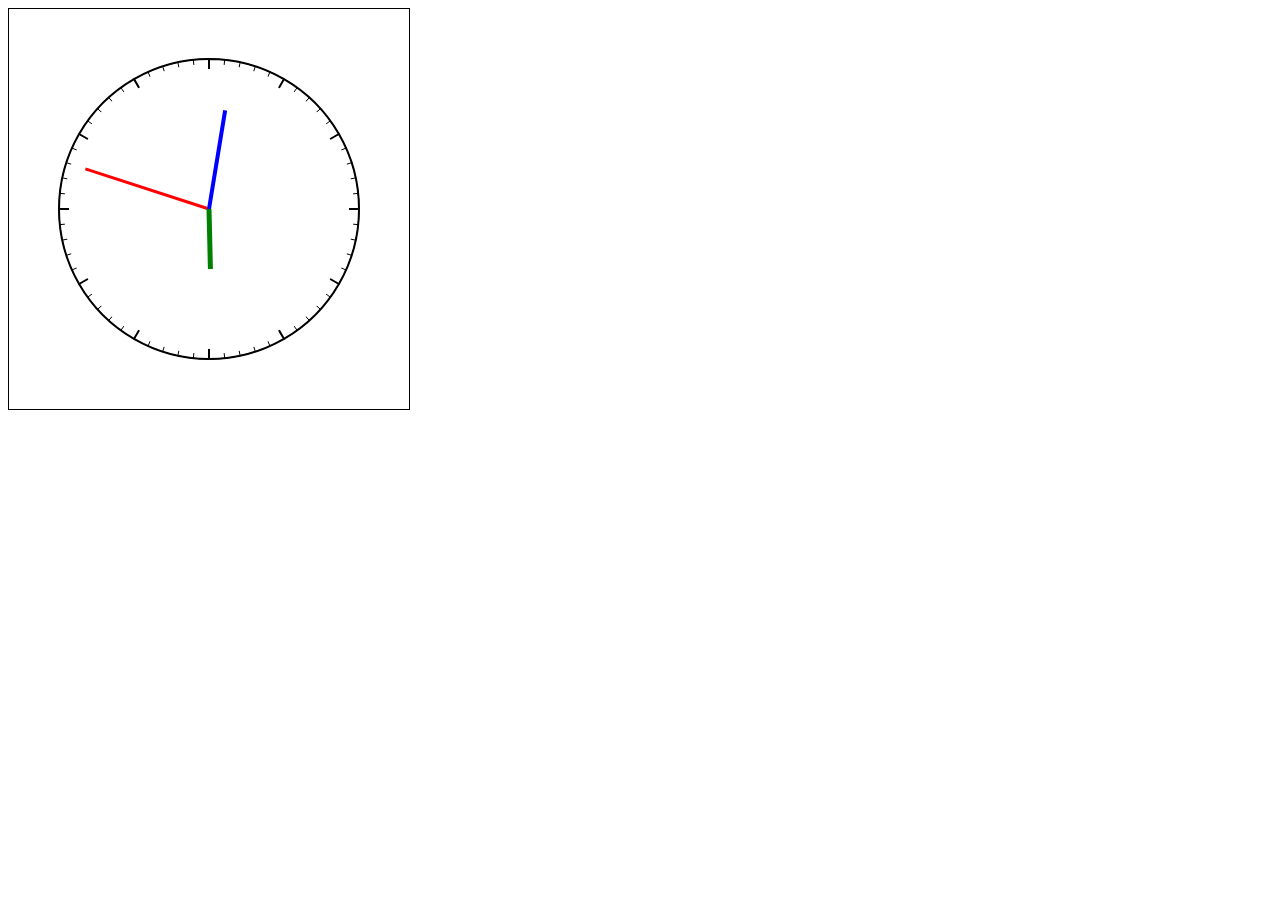
<file: demo/practise/canvas/clock/index.html>
<!DOCTYPE html>
<html>
	<head>
		<meta charset="utf-8">
		<title>Canvas时钟</title>
		<style type="text/css">
			canvas{
				border: 1px solid #000;
			}
		</style>
		<script type="text/javascript">
			window.onload = function (){
				
				var oC = document.querySelector('#mainCanv');
				var oGC = oC.getContext('2d');
				var x = 200;
				var y = 200;
				
				startTime();
				
				function startTime(){
					
					//表盘&&分秒刻度
					oGC.lineWidth = 1;
					for (var i=0; i<60; i++) {
						drawArc(150,i*6,(i+1)*6);
					}
					drawArc(145,0,360,true);
					
					//小时刻度
					oGC.lineWidth = 2;
					for (var i=0; i<12; i++) {
						drawArc(150,i*30,(i+1)*30);
					}
					drawArc(140,0,360,true);
					
					//秒针
					drawHand(getTime().sec,3,130,'red');
					//分针
					drawHand(getTime().min,4,100,'blue');
					//时针
					drawHand(getTime().hour,5,60,'green');
					
					setInterval(function (){
						drawArc(130,0,360,true);
						drawHand(getTime().sec,3,130,'red');
						drawHand(getTime().min,4,100,'blue');
						drawHand(getTime().hour,5,60,'green');
					},1000);
					
				}
				
				function drawArc(iRadius,iBeginAngle,iEndAngle,ifClear){
					
					var beginRadian = iBeginAngle*Math.PI/180;
					var endRadian = iEndAngle*Math.PI/180;
					
					oGC.beginPath();
					oGC.moveTo(x,y);
					oGC.arc(x,y,iRadius,beginRadian,endRadian,false);
					!ifClear && oGC.stroke();
					
					if (ifClear) {
						oGC.fillStyle = 'white';
						oGC.fill();
					}
					
				}
				
				function drawHand(iAngle,iWidth,iLength,iColor){
					
					oGC.save();
					oGC.lineWidth = iWidth;
					oGC.strokeStyle = iColor;
					drawArc(iLength,iAngle,iAngle);
					oGC.restore();
					
				}
				
				function getTime(){
					
					var jTime = {};
					var iNow = new Date();
					jTime.sec = -90 + iNow.getSeconds()*6;
					jTime.min = -90 + iNow.getMinutes()*6 + jTime.sec/60;
					jTime.hour = -90 + iNow.getHours()*30 + jTime.min/60;
					
					return jTime;
					
				}
				
			}
		</script>
	</head>
	<body>
		<canvas id="mainCanv" width="400" height="400"></canvas>
	</body>
</html>
</file>
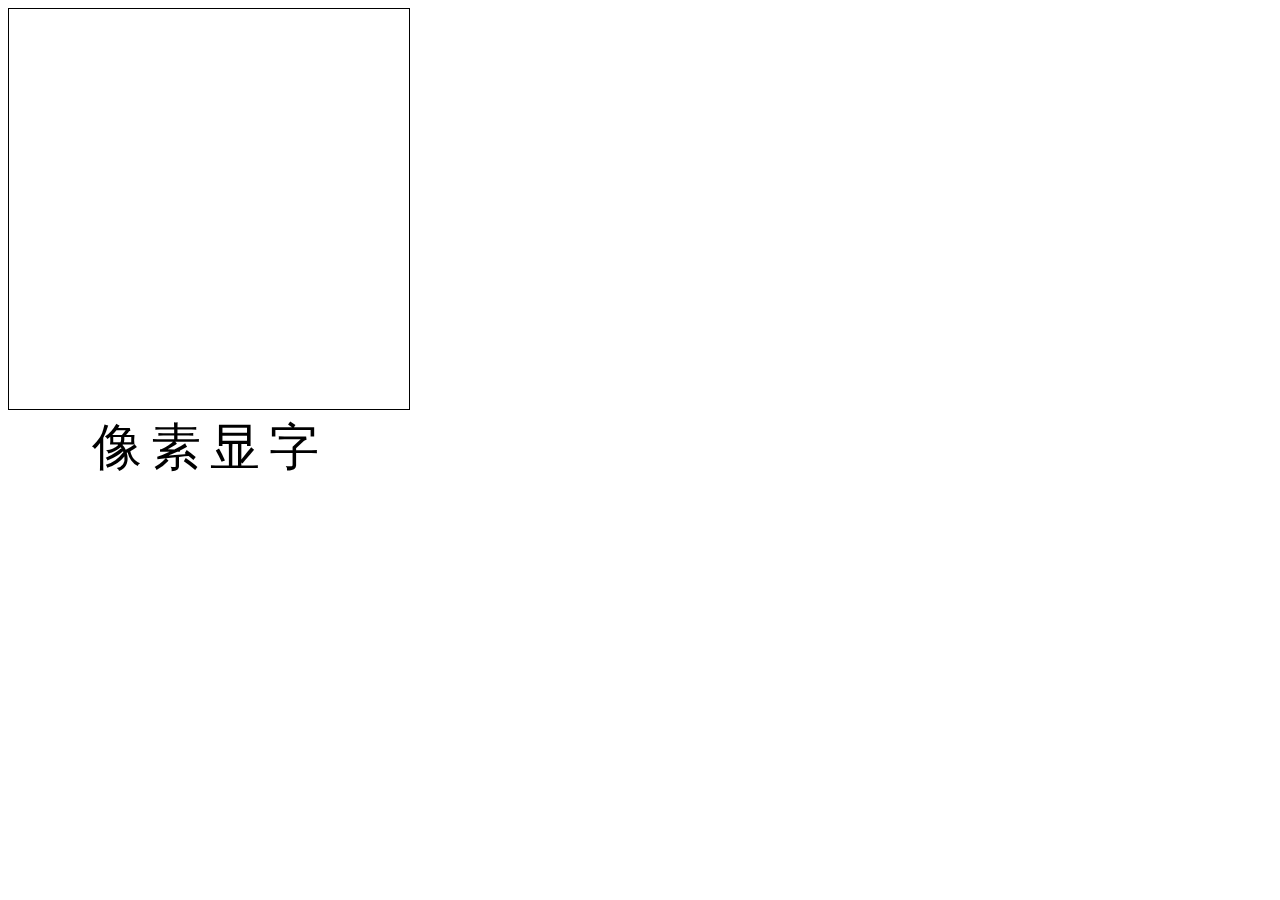
<file: demo/practise/canvas/pixelfont/index.html>
<!DOCTYPE html>
<html>
	<head>
		<meta charset="utf-8">
		<title>Canvas像素显字</title>
		<style type="text/css">
			#canv{
				border: 1px solid #000000;
			}
			ul{
				width: 400px;
				margin: 0;
				padding: 0;
				list-style: none;
				text-align: center;
			}
			li{
				display: inline-block;
				margin-right: 5px;
				font-size: 50px;
			}
		</style>
		<script type="text/javascript">
			window.onload = function (){
				
				var aLi = document.querySelectorAll('li');
				var oC = document.querySelector('#canv');
				oGC = oC.getContext('2d');
				var timer = null;
				
				for (var i=0; i<aLi.length; i++) {
					
					aLi[i].onclick = function (){
						
						//画布初始化
						clearInterval(timer);
						var num = 0;
						oGC.clearRect(0,0,oC.width,oC.height);
						
						/*基础字体绘制*/
						var str = this.innerHTML; //取字
						var h = 200; //定义字高
						oGC.font = h+'px simsan'; //字体设置
						var w = oGC.measureText(str).width; //取字宽
						oGC.textBaseline = 'middle'; //定义基线
						oGC.textAlign = 'center'; //定义对其方式
						//线性渐变填充
						var oColor = oGC.createLinearGradient((oC.width-w)/2,(oC.height-h)/2,(oC.width-w)/2+w,(oC.height-h)/2+h); 
						oColor.addColorStop(0,'yellow');
						oColor.addColorStop(1,'red');
						oGC.fillStyle = oColor;
						//绘制文字
						oGC.fillText(str,oC.width/2,oC.height/2);
						
						/*提取文字像素*/
						var oldText = oGC.getImageData((oC.width-w)/2,(oC.height-h)/2,w,h); //提取像素
						oGC.clearRect(0,0,oC.width,oC.height);
						//绘制像素
						var aTextPixel = randomArr(w*h,w*h/20); //随机抽取像素
						var newText = oGC.createImageData(w,h); //创建新像素
						
						timer = setInterval(function (){
							
							//逐像素克隆像素
							for (var i=0; i<aTextPixel[num].length; i++) {
								newText.data[4*aTextPixel[num][i]] = oldText.data[4*aTextPixel[num][i]];
								newText.data[4*aTextPixel[num][i]+1] = oldText.data[4*aTextPixel[num][i]+1];
								newText.data[4*aTextPixel[num][i]+2] = oldText.data[4*aTextPixel[num][i]+2];
								newText.data[4*aTextPixel[num][i]+3] = oldText.data[4*aTextPixel[num][i]+3];
							}
							//绘制新像素
							oGC.putImageData(newText,(oC.width-w)/2,(oC.height-h)/2);
							
							if (num==19) {
								clearInterval(timer);
								num = 0;
							} else {
								num ++;
							}
							
						},100);
						
					}
					
				}
				
				//复合随机数组
				function randomArr(iAll,iLen){
					
					var arr = [];
					var allArr = [];
					
					for (var i=0; i<iAll; i++) {
						arr.push(i);
					}
					
					for (var i=0; i<iAll/iLen; i++) {
						var newArr = [];
						for (var j=0; j<iLen; j++) {
							newArr.push( arr.splice( Math.round( Math.random()*arr.length), 1) );
						}
						allArr.push(newArr);
					}
					
					return allArr;
					
				}
					
				
			}
		</script>
	</head>
	<body>
		<canvas id="canv" width="400" height="400"></canvas>
		<ul id="list">
			<li>像</li>
			<li>素</li>
			<li>显</li>
			<li>字</li>
		</ul>
	</body>
</html>
</file>
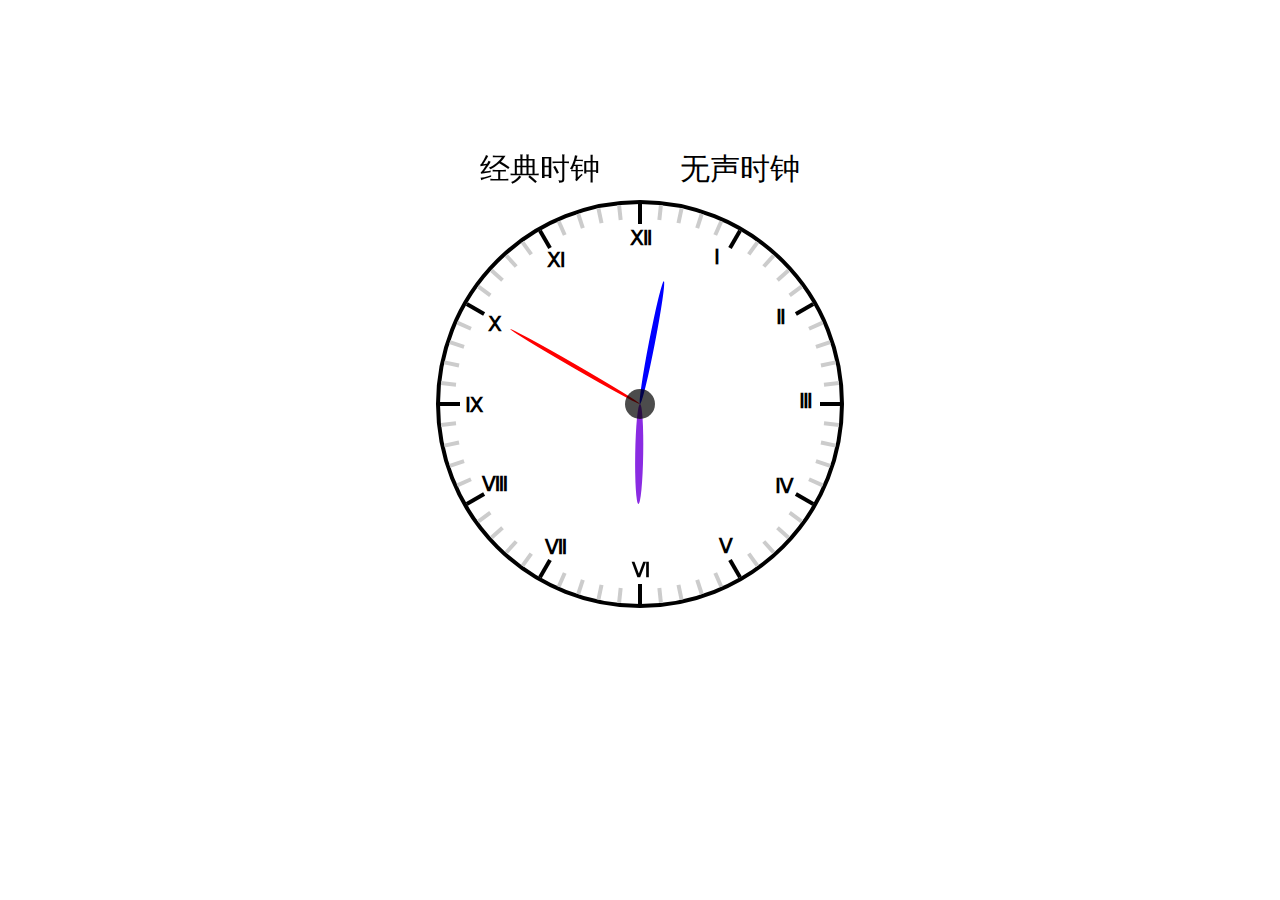
<file: demo/practise/css3/clock/index.html>
<!DOCTYPE html>
<html>
	<head>
		<meta charset="utf-8">
		<title>CSS3时钟</title>
		<style id="css">
			body{
				font-family: lantinghei SC;
			}
			ul{
				margin: 0;
				padding: 0;
				list-style: none;
			}
			.clock{
				width: 400px;
				border: 4px solid #000;
				border-radius: 50%;
				position: relative;
				margin: 200px auto;
			}
			.face{
				height: 400px;
				position: relative;
			}
			.millisecond, .second{
				width: 200px;
				height: 50px;
				line-height: 50px;
				text-align: center;
				font-size: 30px;
				color: #000;
				position: absolute;
				top: -60px;
				cursor: pointer;
			}
			.millisecond{
				right: 0;
				transition: 1s;
			}
			.second{
				left: 0;
				color: rgba(255,255,255,0);
				background: -webkit-linear-gradient(-30deg,rgba(0,0,0,1) 0,rgba(0,0,0,1) 200px,rgba(255,0,0,1) 200px,rgba(255,0,0,1) 230px,rgba(0,0,0,1) 230px,rgba(0,0,0,1) 460px) no-repeat -220px 0;
				-webkit-background-size: 460px 50px;
				background-size: 460px 50px;
				-webkit-background-clip: text;
				background-clip: -webkit-text;
				
				transition: 2s;
			}
			.second:hover{
				color: rgba(0,0,0,0);
				background-position: 0 0;
			}
			.millisecond:hover{
				color: #fff;
				text-shadow: 0 0 10px rgba(0,0,255,1);
			}
			.face li{
				width: 4px;
				height: 15px;
				background: #CCC;
				position: absolute;
				left: 198px;
				top: 0;
				transform-origin: center 200px;
				z-index: 0;
			}
			.face li:nth-of-type(5n+1){
				height: 20px;
				background: #000;
				z-index: 1;
			}
			.sec{
				width: 4px;
				height: 150px;
				background: red;
				position: absolute;
				left: 198px;
				top: 50px;
				transform-origin: center bottom;
				border-radius: 50%;
			}
			.min{
				width: 6px;
				height: 125px;
				background: blue;
				position: absolute;
				left: 197px;
				top: 75px;
				transform-origin: center bottom;
				border-radius: 50%;
			}
			.hour{
				width: 8px;
				height: 100px;
				background: blueviolet;
				position: absolute;
				left: 196px;
				top: 100px;
				transform-origin: center bottom;
				border-radius: 50%;
			}
			.center{
				width: 30px;
				height: 30px;
				background: rgba(0,0,0,0.7);
				border-radius: 50%;
				position: absolute;
				left: 185px;
				top: 185px;
			}
		</style>
		<script type="text/javascript">
			window.onload = function (){
				
				var oFace = getClass('face');
				var oSec = getClass('sec');
				var oMin = getClass('min');
				var oHour = getClass('hour');
				var oMSecBtn = getClass('millisecond');
				var oSecBtn = getClass('second');
				var timer = null;
				
				//type=0 秒级经典时钟
				//type=1 毫秒级无声时钟
				var type = 0;
				
				//生成时间刻度
				for (var i=0; i<60; i++) {
					var oLi = document.createElement('li');
					oLi.style.transform = 'rotate('+6*i+'deg)';
					oFace.appendChild(oLi);
				}
				
				//生成环绕罗马数字时间
				var oCss = document.getElementById('css');
				var aLi = oFace.getElementsByTagName('li');
				var strAfter = '';
				var romanNum = [];
				for (var i=0; i<12; i++) {
					romanNum.push(String.fromCharCode(i+8544));
				}
				romanNum.unshift(romanNum.pop());
				
				for (var i=0; i<aLi.length; i+=5) {
					aLi[i].className = 'num'+i/5+'';
					strAfter += '.num'+i/5+':after{content:"'+romanNum[i/5]+'";position:absolute;left:-8px;top:22px;font-size:20px;font-weight:bold;transform:rotate('+-i*6+'deg);}';
				}
				oCss.innerHTML += strAfter;
				
				getTimeMove(type);
				timer = setInterval(function (){
					getTimeMove(type);
				},1);
				
				oSecBtn.onclick = function (){
					type = 0;
				}
				oMSecBtn.onclick = function (){
					type = 1;
				}
				
				//时间函数
				function getTimeMove(type){
					
					var iNow = new Date();
					var iNSec = iNow.getSeconds();
					var iSec = type==0 ? iNow.getSeconds() : iNow.getTime()%(1000*60);
					var iMin = iNow.getMinutes()+iNSec/60;
					var iHour = iNow.getHours()+iMin/60;
					
					oSec.style.transform = 'rotate('+(type==0?iSec*6:iSec*6/1000)+'deg)';
					oMin.style.transform = 'rotate('+iMin*6+'deg)';
					oHour.style.transform = 'rotate('+iHour*30+'deg)';
					
				}

				//低配版获取class
				function getClass(iClass){
					
					var iEls = document.body.getElementsByTagName('*');
					
					for (var i=0; i<iEls.length; i++) {
						if (iEls[i].className==iClass) {
							return iEls[i];
						}
					}
					
				}
				
			}
		</script>
	</head>
	<body>
		<div class="clock">
			<div class="second">经典时钟</div>
			<div class="millisecond">无声时钟</div>
			<ul class="face"></ul>
			<div class="sec"></div>
			<div class="min"></div>
			<div class="hour"></div>
			<div class="center"></div>
		</div>
	</body>
</html>
</file>
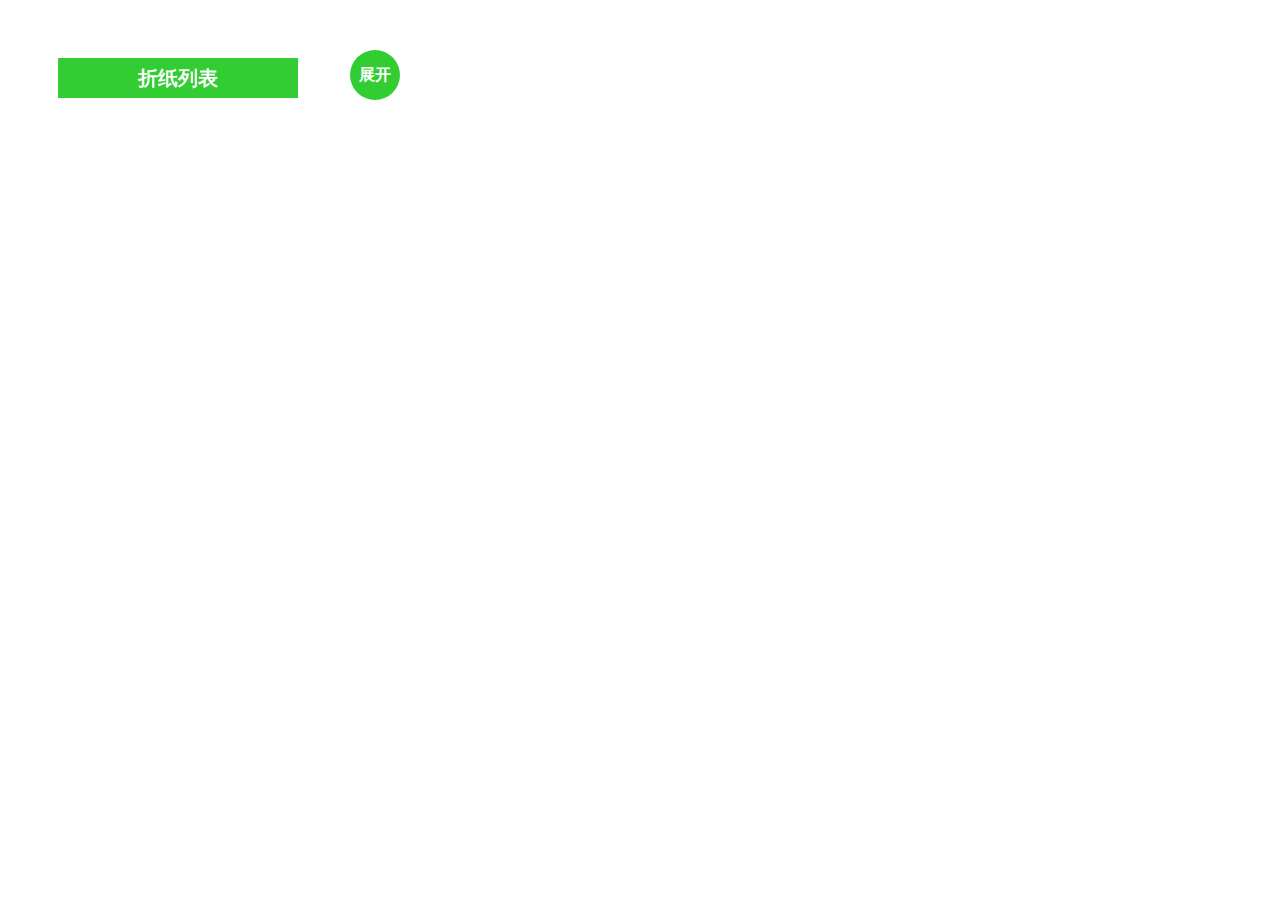
<file: demo/practise/css3/listfold/index.html>
<!DOCTYPE html>
<html>
	<head>
		<meta charset="utf-8">
		<title>CSS3折纸列表</title>
		<style type="text/css">
			@keyframes open{
				0%{
					transform: rotateX(-120deg);
					background: black;
				}
				25%{
					transform: rotateX(6deg);
					background: orange;
				}
				50%{
					transform: rotateX(-3deg);
					background: orange;
				}
				75%{
					transform: rotateX(1deg);
					background: orange;
				}
				100%{
					transform: rotateX(0);
					background: orange;
				}
			}
			@keyframes close{
				0%{
					transform: rotateX(0);
					background: orange;
				}
				100%{
					transform: rotateX(-120deg);
					background: black;
				}
			}
			h2{
				padding: 0;
				margin: 0;
			}
			.wrap{
				width: 240px;
				text-align: center;
				color: #fff;
				perspective: 800px;
				position: relative;
				left: 50px;
				top: 50px;
			}
			.wrap h2{
				width: 100%;
				height: 40px;
				line-height: 40px;
				background: #32CD32;
				font-size: 20px;
				position: relative;
				z-index: 20;
				transform: scale(0.962) translateZ(30px);
			}
			.wrap div{
				width: 100%;
				height: 30px;
				line-height: 30px;
				font-size: 16px;
				background: black;
				transform-origin: top;
				position: absolute;
				left: 0;
				top: 31px;
				perspective: 800px;
				transform-style: preserve-3d;
				transform: rotateX(-120deg);
			}
			.wrap>div{
				top: 40px;
			}
			.wrap .open{
				animation: 2s open;
				transform: rotateX(0);
				background: orange;
			}
			.wrap .close{
				animation: 2s close;
				transform: rotateX(-120deg);
				background: black;
			}
			.btn{
				width: 50px;
				height: 50px;
				background: #32CD32;
				color: #fff;
				border-radius: 50%;
				position: absolute;
				left: 350px;
				top: 50px;
				font-size: 16px;
				font-weight: bold;
				line-height: 50px;
				text-align: center;
			}
		</style>
		<script type="text/javascript">
			window.onload = function (){
				
				var oBtn = document.querySelector('.btn');
				var oWrap = document.querySelector('.wrap');
				var aDiv = oWrap.querySelectorAll('div');
				var onOff = true;
				var i = 0;
				
				oBtn.onclick = function (){
					
					if (oBtn.timer) return;
					
					if (onOff) {
						oBtn.timer = setInterval(function (){
							aDiv[i].className = 'open';
							i++;
							if (i>aDiv.length-1) {
								i = aDiv.length-1;
								clearInterval(oBtn.timer);
								addAnimationEnd(aDiv[aDiv.length-1],close);
							}
						},120)
					} else {
						oBtn.timer = setInterval(function (){
							aDiv[i].className = 'close';
							i--;
							if (i<0) {
								i = 0;
								clearInterval(oBtn.timer);
								addAnimationEnd(aDiv[aDiv.length-1],open);
							}
						},120)
					}
				}
				
				function close(){
					removeAnimationEnd(aDiv[aDiv.length-1],close);
					oBtn.innerHTML = '收缩';
					oBtn.style.background = '#FFA500';
					oBtn.timer = null;
					onOff = false;
				}
				function open(){
					removeAnimationEnd(aDiv[aDiv.length-1],open);
					oBtn.innerHTML = '展开';
					oBtn.style.background = '#32CD32';
					oBtn.timer = null;
					onOff = true;
				}
				
				function addAnimationEnd(obj,fn){
					obj.addEventListener('animationend',fn,false);
				}
				function removeAnimationEnd(obj,fn){
					obj.removeEventListener('animationend',fn,false);
				}
				
			}
		</script>
	</head>
	<body>
		<div class="btn">展开</div>
		<div class="wrap">
			<h2>折纸列表</h2>
			<div>
				<span>列表1</span>
				<div>
					<span>列表2</span>
					<div>
						<span>列表3</span>
						<div>
							<span>列表4</span>
							<div>
								<span>列表5</span>
								<div>
									<span>列表6</span>
									<div>
										<span>列表7</span>
										<div>
											<span>列表8</span>
										</div>
									</div>
								</div>
							</div>
						</div>
					</div>
				</div>
			</div>
		</div>
	</body>
</html>
</file>
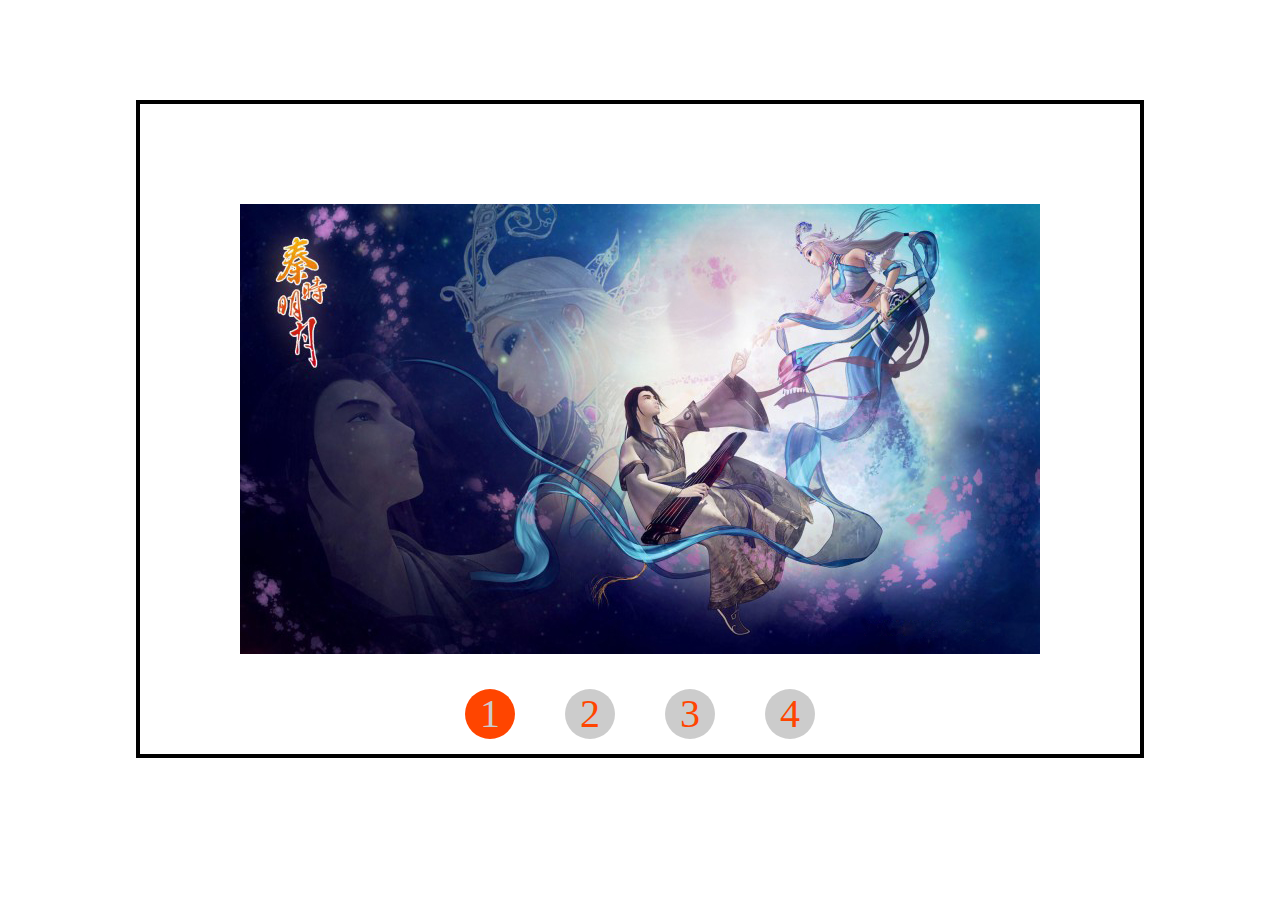
<file: demo/practise/css3/tabcube/index.html>
<!DOCTYPE html>
<html>
	<head>
		<meta charset="utf-8">
		<title>CSS3立方体轮播图</title>
		<style type="text/css" id="css">
			ul, ol{
				margin: 0;
				padding: 0;
				list-style: none;
			}
			p{
				margin: 0;
				padding: 0;
			}
			.box{
				width: 800px;
				padding: 100px;
				border: 4px solid #000000;
				position: relative;
				margin: 100px auto;
			}
			.imgList{
				width: 800px;
				height: 450px;
				perspective: 3000px;
			}
			.imgList li{
				float: left;
				width: 50px;
				height: 450px;
				position: relative;
				transform-style: preserve-3d;
				transform-origin: center center -225px;
			}
			.imgList li p, .imgList li span{
				width: 50px;
				height: 450px;
				position: absolute;
				left: 0;
				top: 0;
			}
			.imgList li p:nth-of-type(1){
				background: url(img/1.jpg);
			}
			.imgList li p:nth-of-type(2){
				background: url(img/2.jpg);
				top: -450px;
				transform-origin: bottom;
				transform: rotateX(90deg);
			}
			.imgList li p:nth-of-type(3){
				background: url(img/3.jpg);
				transform: translateZ(-450px) rotateX(180deg);
			}
			.imgList li p:nth-of-type(4){
				background: url(img/4.jpg);
				top: 450px;
				transform-origin: top;
				transform: rotateX(-90deg);
			}
			.imgList li span{
				width: 450px;
				background: #333;
			}
			.imgList li span:nth-of-type(1){
				transform-origin: left;
				transform: rotateY(90deg);
			}
			.imgList li span:nth-of-type(2){
				left: 50px;
				transform-origin: left;
				transform: rotateY(90deg);
			}
			.btnList{
				width: 1000px;
				height: 50px;
				line-height: 50px;
				text-align: center;
				font-size: 40px;
				position: absolute;
				left: 0;
				bottom: 15px;
			}
			.btnList li{
				width: 50px;
				height: 50px;
				border-radius: 50%;
				margin: 0 20px;
				background: #ccc;
				color: orangered;
				display: inline-block;
			}
			.btnList .active{
				background: orangered;
				color: #ccc;
			}
		</style>
		<script type="text/javascript">
			window.onload = function (){
				
				var oImgList = document.querySelector('.imgList');
				var oCss = document.querySelector('#css');
				var sCss = '';
				var sLi = '';
				var iWidth = 50;
				var iLen = oImgList.clientWidth/iWidth;
				var iZIndex = 0;
				
				//初始化
				for (var i=0; i<iLen; i++) {
					//生成子立方体
					sLi += '<li><p></p><p></p><p></p><p></p><span></span><span></span></li>';
					//设定子立方体位置
					sCss += '.imgList li:nth-of-type('+(i+1)+') p{background-position-x: -'+i*iWidth+'px;}';
					//修正视觉层级
					i<iLen/2 ? iZIndex++ : iZIndex--;
					sCss += '.imgList li:nth-of-type('+(i+1)+'){z-index: '+iZIndex+';}';
				}
				oImgList.innerHTML = sLi;
				oCss.innerHTML += sCss;
				
				//控制逻辑
				var oBtnList = document.querySelector('.btnList');
				var aLi = oImgList.querySelectorAll('li');
				var aBtn = oBtnList.querySelectorAll('li');
				var lastActive = 0;
				
				for (var i=0; i<aBtn.length; i++) {
					(function (a){
						aBtn[a].onclick = function (){
							for (var i=0; i<aLi.length; i++) {
								//旋转子立方体到对应的面
								aLi[i].style.transform = 'rotateX(-'+a*90+'deg)';
								//子立方体延迟旋转
								aLi[i].style.transition = '1s '+i*100+'ms';
							}
							//按钮响应
							aBtn[lastActive].className = '';
							this.className = 'active';
							lastActive = a;
						}
					})(i);
				}
				
			}
		</script>
	</head>
	<body>
		<div class="box">
			<ul class="imgList"></ul>
			<ol class="btnList">
				<li class="active">1</li>
				<li>2</li>
				<li>3</li>
				<li>4</li>
			</ol>
		</div>
	</body>
</html>
</file>
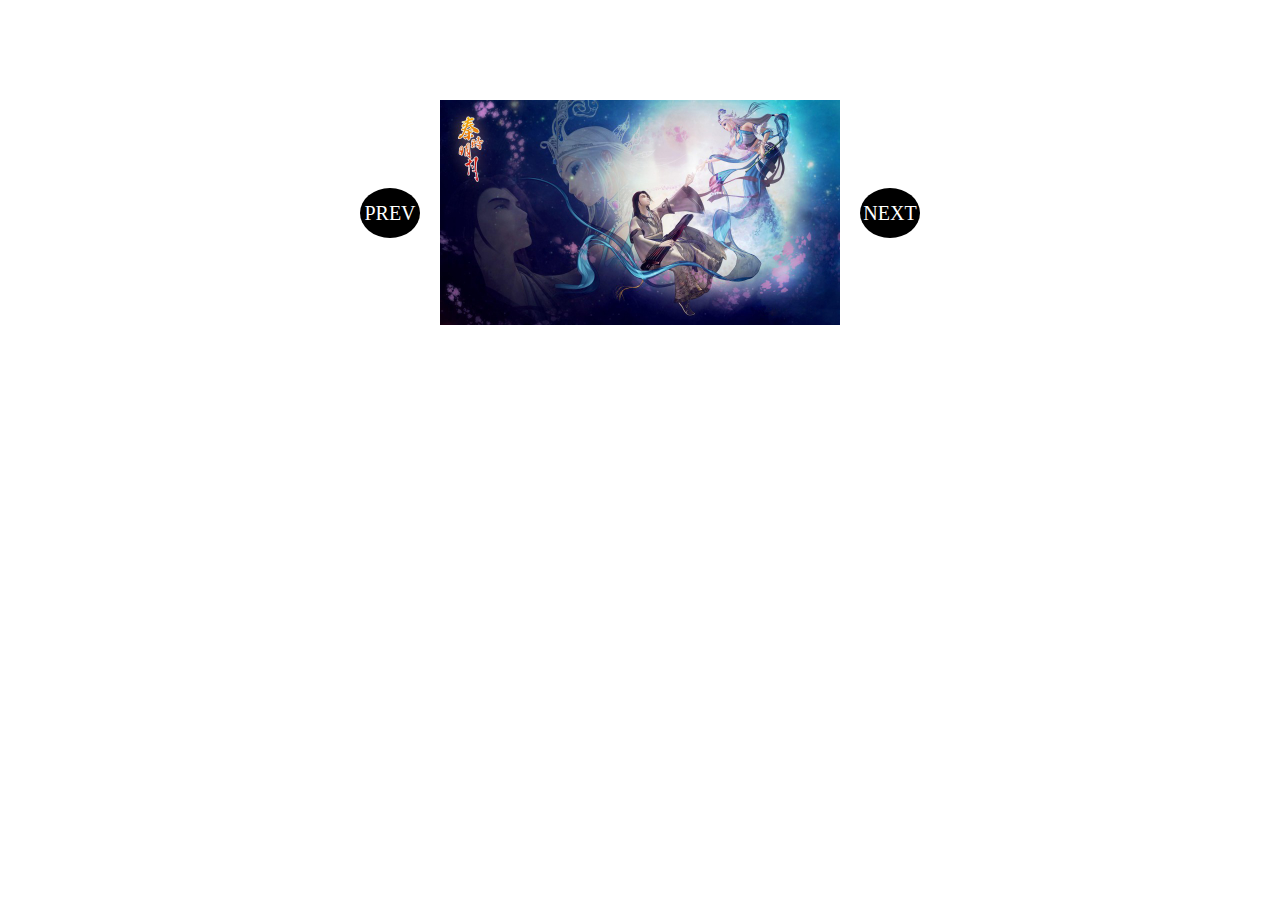
<file: demo/practise/css3/tabrotate/index.html>
<!DOCTYPE html>
<html>
	<head>
		<meta charset="utf-8">
		<title>CSS3旋转轮播图</title>
		<style type="text/css">
			@keyframes show{
				0%{
					transform: rotateX(180deg);
					opacity: 0;
				}
				100%{
					transform: rotateX(0);
					opacity: 1;
				}
			}
			@keyframes hide{
				0%{
					transform: rotateX(0);
					opacity: 1;
				}
				100%{
					transform: rotateX(-180deg);
					opacity: 0;
				}
			}
			@keyframes blink{
				from{
					background: #000;
					color: #fff;
				}
				to{
					background: #fff;
					color: #000;
				}
			}
			.wrap{
				width: 400px;
				height: 225px;
				margin: 100px auto;
				position: relative;
			}
			.imgBox{
				width: 100%;
				height: 100%;
				position: relative;
				perspective: 800px;
			}
			.imgBox img{
				width: 100%;
				height: 100%;
				position: absolute;
				left: 0;
				top: 0;
				transform-origin: bottom;
				transform: rotateX(180deg);
				opacity: 0;
			}
			.btnBox{
				width: 100%;
				height: 50px;
				line-height: 50px;
				font-size: 20px;
				position: absolute;
				left: 0;
				top: 50%;
			}
			.btnBox span{
				width: 60px;
				height: 100%;
				border-radius: 50%;
				text-align: center;
				color: #fff;
				background: #000;
				position: absolute;
				top: -50%;
				cursor: pointer;
				-webkit-user-select: none;
			}
			.btnBox span:hover{
				animation: 0.7s blink infinite alternate;
			}
			.btnBox span:nth-child(1){
				left: -80px;
			}
			.btnBox span:nth-child(2){
				right: -80px;
			}
			.imgBox img.show{
				animation: 1s show cubic-bezier(0.8,1.8,0.8,0.8);
				transform: rotateX(0);
				opacity: 1;
			}
			.imgBox img.hide{
				animation: 0.8s hide;
				transform: rotateX(-180deg);
				opacity: 0;
			}
		</style>
		<script type="text/javascript">
			window.onload = function (){
				
				var oImgBox = document.querySelector('.imgBox');
				var aImg = oImgBox.querySelectorAll('img');
				var oBtnBox = document.querySelector('.btnBox');
				var aSpan = oBtnBox.querySelectorAll('span');
				var iIndex = 0;
				var aClass = ['hide','show'];
				
				function tab(a){
					aImg[iIndex].className = 'hide';
					a==0 ? iIndex-- : iIndex++;
					switch (iIndex) {
						case -1:
							iIndex = aImg.length-1;
							break;
						case aImg.length:
							iIndex = 0;
							break;
					}
					aImg[iIndex].className = 'show';
				}
				
				for (var i=0; i<aSpan.length; i++) {
					(function (a){
						aSpan[a].onclick = function (){
							tab(a);
						}
					})(i);
				}
				
			}
		</script>
	</head>
	<body>
		<div class="wrap">
			<div class="imgBox">
				<img src="img/1.jpg" alt="" class="show" />
				<img src="img/2.jpg" alt="" />
				<img src="img/3.jpg" alt="" />
				<img src="img/4.jpg" alt="" />
				<img src="img/5.jpg" alt="" />
			</div>
			<div class="btnBox">
				<span>PREV</span>
				<span>NEXT</span>
			</div>
		</div>
	</body>
</html>
</file>
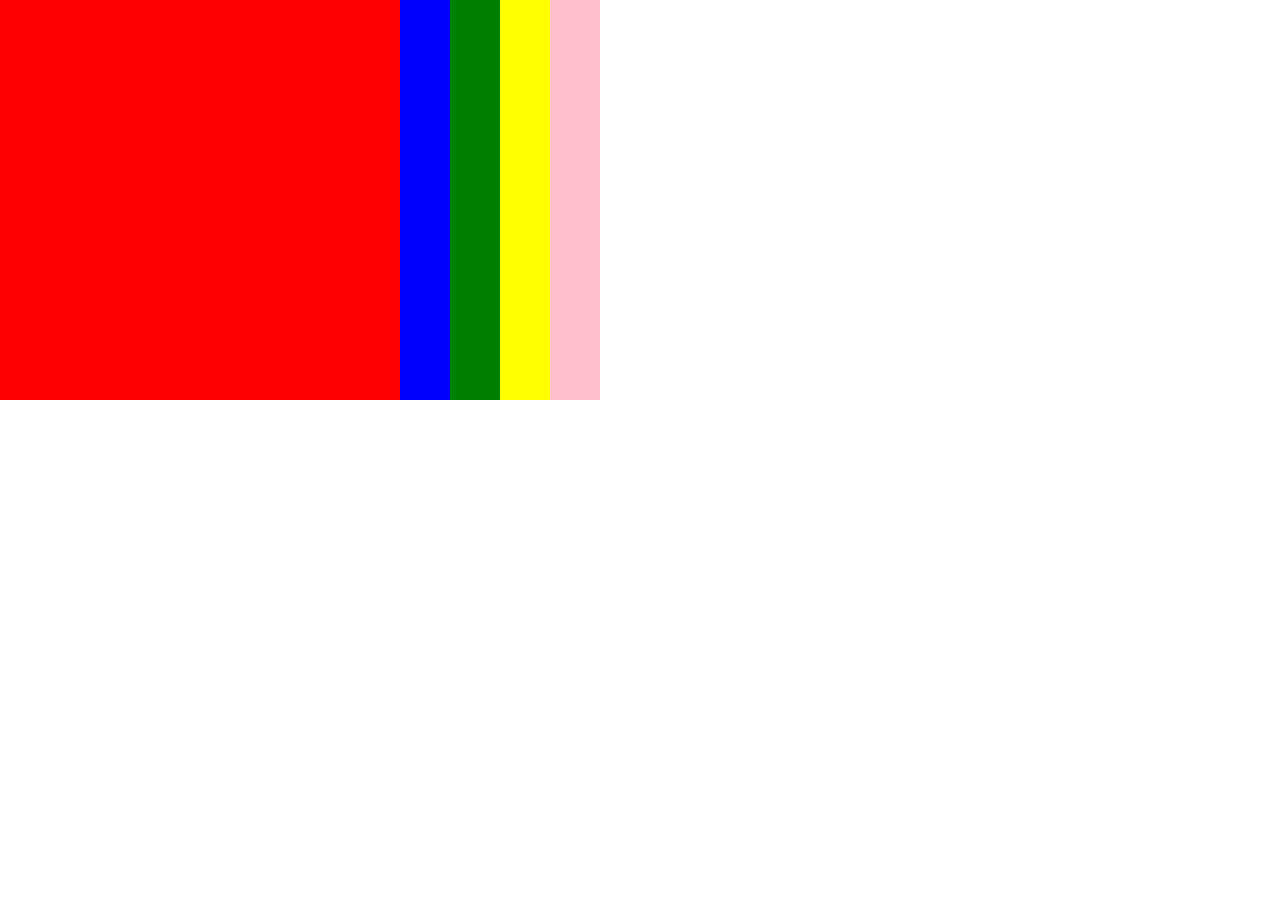
<file: demo/practise/jq/accordion/index.html>
<!DOCTYPE html>
<html>
	<head>
		<meta charset="utf-8">
		<title>JQ手风琴效果</title>
		<style type="text/css">
			body, ul{
				margin: 0;
			}
			li{
				list-style: none;
				width: 400px;
				height: 400px;
				position: absolute;
				left: 0;
			}
		</style>
		<script src="jquery-1.11.3.min.js" type="text/javascript" charset="utf-8"></script>
		<script type="text/javascript">
			$(function (){
				
				var aColor = ['red','blue','green','yellow','pink'];
				
				$('li').each(function (i,elem){
					$(elem).css('background',''+aColor[i]+'')
				})
				
				$('li:first').nextAll().each(function (i,elem){
					$(elem).css({
						'width': 50,
						'left': 400+i*50
					})
				})
				
				$('li').click(function (){
					$(this).animate({
						'width': 400,
						'left': $(this).index()*50
					})
					$(this).prevAll().each(function (){
						$(this).animate({
							'width': 50,
							'left': $(this).index()*50
						})
					})
					$(this).nextAll().each(function (){
						$(this).animate({
							'width': 50,
							'left': 400 + ($(this).index()-1)*50
						})
					})
				})
				
			})
		</script>
	</head>
	<body>
		<ul>
			<li></li>
			<li></li>
			<li></li>
			<li></li>
			<li></li>
		</ul>
	</body>
</html>
</file>
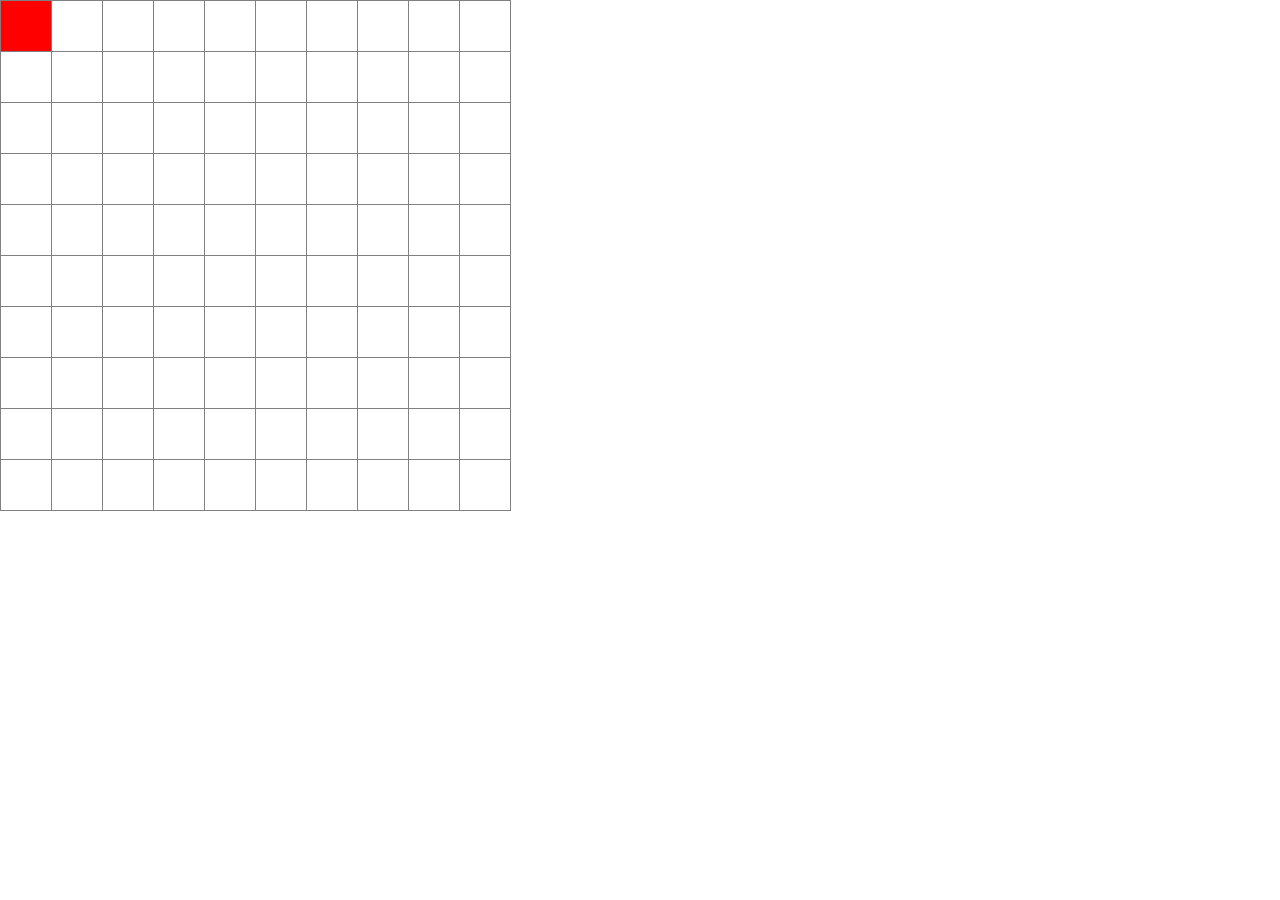
<file: demo/practise/jq/dragtogrid/index.html>
<!DOCTYPE html>
<html>
	<head>
		<meta charset="utf-8">
		<title>JQ拖拽到网格</title>
		<style type="text/css">
			body{
				margin: 0;
			}
			#grid{
				width: 511px;
				height: 511px;
				background: gray;
			}
			#block{
				width: 50px;
				height: 50px;
				background: red;
				position: absolute;
				left: 1px;
				top: 1px;
			}
		</style>
		<script src="jquery-1.11.3.min.js" type="text/javascript" charset="utf-8"></script>
		<script type="text/javascript">
			$(function (){
				
				//生成网格
				for (var i=0; i<10; i++) {
					for (var j=0; j<10; j++) {
						$('<div>').css({
							'width': 50,
							'height': 50,
							'background': '#fff',
							'position':'absolute',
							'left': 1+i*51,
							'top': 1+j*51
						}).appendTo($('#grid'));
					}
				}
				
				//拖拽
				$('#block').mousedown(function (ev){
					var disX = ev.pageX - $(this).offset().left;
					var disY = ev.pageY - $(this).offset().top;
					$(document).mousemove(function (ev){
						var mL = ev.pageX - disX;
						if (mL<1) {
							mL = 1;
						} else if (mL>$('#grid').outerWidth()-$('#block').width()-1) {
							mL = $('#grid').outerWidth()-$('#block').width()-1;
						}
						var mT = ev.pageY - disY;
						if (mT<1) {
							mT = 1;
						} else if (mT>$('#grid').outerHeight()-$('#block').height()-1) {
							mT = $('#grid').outerHeight()-$('#block').height()-1;
						}
						$('#block').css({
							'left': mL,
							'top': mT
						});
					})
					$(document).mouseup(function (){
						//网格判断
							//51 = $('#block').width() + 1;
						var tL = $('#block').offset().left;
						if (tL%51<25) {
							tL = tL - tL%51 + 1;
						} else {
							tL = tL - tL%51 + 51 + 1;
						}
						var tT = $('#block').offset().top;
						if (tT%51<25) {
							tT = tT - tT%51 + 1;
						} else {
							tT = tT - tT%51 + 51 + 1;
						}
						$('#block').animate({
							'left': tL,
							'top': tT
						});
						$(this).off();
					})
					return false;
				})
				
			})
		</script>
	</head>
	<body>
		<div id="grid"></div>
		<div id="block"></div>
	</body>
</html>
</file>
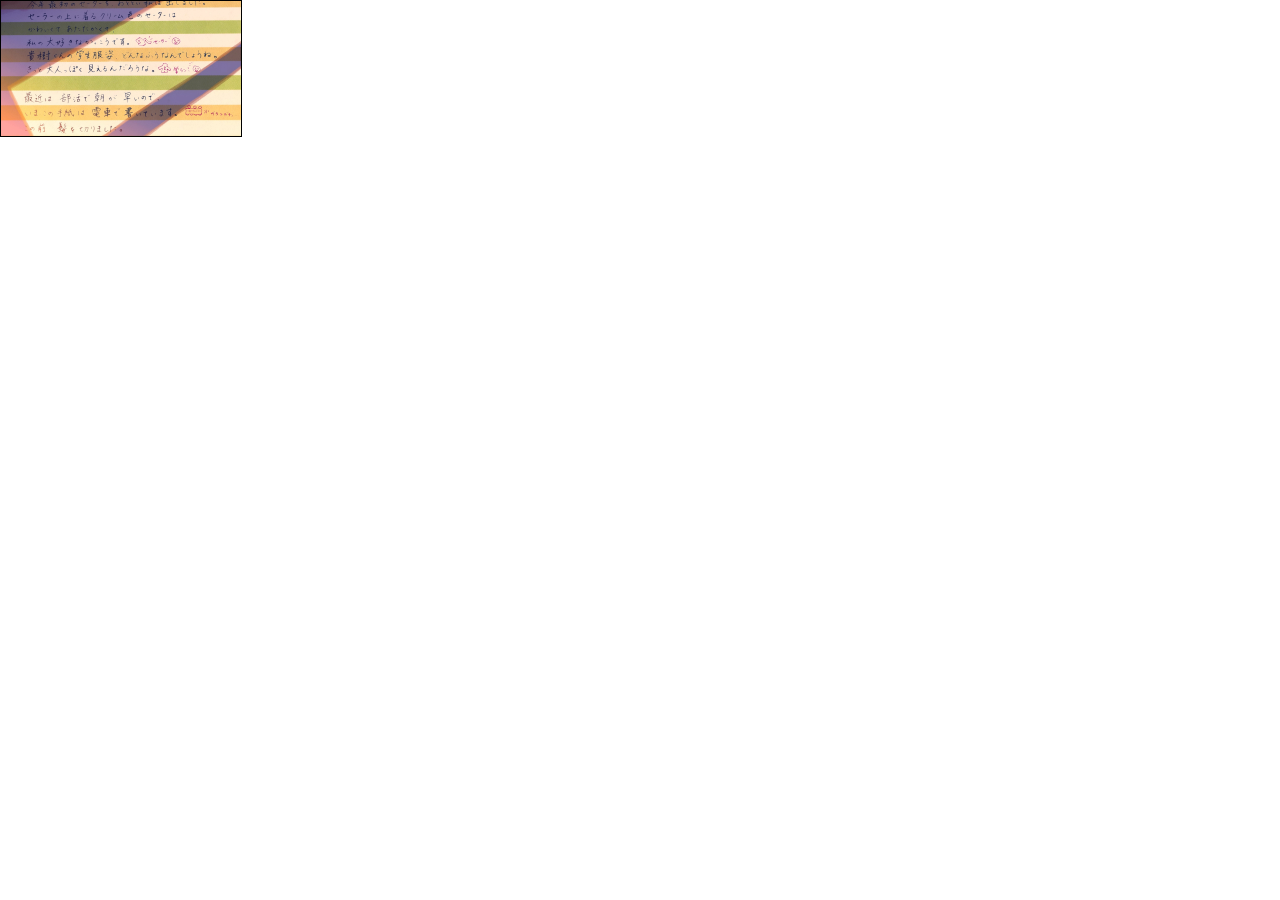
<file: demo/practise/jq/magnifying/index.html>
<!DOCTYPE html>
<html>
	<head>
		<meta charset="utf-8">
		<title>放大镜</title>
		<style type="text/css">
			body{
				margin: 0;
			}
			#ori{
				width: 240px;
				height: 135px;
				border: 1px solid #000000;
				cursor: move;
				position: relative;
			}
			#ori img{
				width: 240px;
			}
			#magni{
				width: 400px;
				height: 400px;
				margin-top: 10px;
				border: 1px solid #000000;
				overflow: hidden;
				display: none;
				position: relative;
			}
			#magni img{
				position: absolute;
			}
			.block{
				width: 50px;
				height: 50px;
				background: blue;
				opacity: 0.5;
				filter: alpha(opacity:50);
				position: absolute;
				display: none;
			}
		</style>
		<script src="jquery-1.11.3.min.js" type="text/javascript" charset="utf-8"></script>
		<script type="text/javascript">
			$(function (){
				
				var iScale = 1920/$('#ori').width();
				
				$('#ori').mousemove(function (ev){
					var L = ev.pageX - 25;
					if (L<0) {
						L = 0;
					} else if (L>$('#ori').width()-$('.block').width()) {
						L = $('#ori').width()-$('.block').width();
					}
					var T = ev.pageY - 25;
					if (T<0) {
						T = 0;
					} else if (T>$('#ori').height()-$('.block').height()) {
						T = $('#ori').height()-$('.block').height();
					}
					$('.block').css({
						'display': 'block',
						'left': L,
						'top': T
					})
					$('#magni').css('display','block');
					$('#magni>img').css({
						'left': -L*iScale,
						'top': -T*iScale
					})
					
				})
				$('#ori').mouseout(function (){
					$('.block').css('display','none');
					$('#magni').css('display','none');
				})	
				
			})
		</script>
	</head>
	<body>
		<div id="ori">
			<img src="magni.jpg" />
			<div class="block"></div>
		</div>
		<div id="magni">
			<img src="magni.jpg" />
		</div>
	</body>
</html>
</file>
<file: demo/artical/mobile/antario/css/index.css>
/* BEGIN .bg */
.bg{
	width: 100%;
	height: 100%;
	position: absolute;
	left: 0;
	right: 0;
	background: url(../img/bg/bg.jpg) no-repeat;
	opacity: 0;
}
/* END .bg */

/* BEGIN .view */
.view{
	width: 100%;
	height: 100%;
	position: absolute;
	left: 0;
	top: 0;
	-webkit-perspective: 370px;
	perspective: 370px;
	-webkit-transform-style: preserve-3d;
	transform-style: preserve-3d;
}

	/* BEGIN .load */
	.view>.load>.preload{
		-webkit-transform-style: preserve-3d;
		transform-style: preserve-3d;
	}
	.view>.load>.preload img{
		width: 100%;
	}
	.view>.load{
		margin-top: -15%;
		width: 32%;
		position: absolute;
		left: 34%;
		top: 55%;
		-webkit-transform-style: preserve-3d;
		transform-style: preserve-3d;
	}
	.view>.load>.imgBox{
		width: 100%;
	}
	.view>.load>.imgBox img{
		width: 100%;
	}
	.view>.load p{
		width: 100%;
		font-size: 16px;
		text-align: center;
		position: relative;
		top: 50%;
		left: 0;
	}
	.view>.load>.exp{
		position: absolute;
		left: 50%;
		top: 50%;
		-webkit-transform-style: preserve-3d;
		transform-style: preserve-3d;
	}
	.view>.load .expBox{
		-webkit-transform-style: preserve-3d;
		transform-style: preserve-3d;
	}
	.view>.load>.exp img{
		margin: -10px 0 0 -10px;
		height: 20px;
		position: absolute;
		left: 0;
		top: 0;
	}
	/* END .load */

	/* BEGIN .main */
	.main,
	.viewZ,
	.cloud,
	.cylinder,
	.pano,
	.item,
	.tag,
	.link{
		position: absolute;
		left: 50%;
		top: 50%;
		-webkit-transform-style: preserve-3d;
		transform-style: preserve-3d;
	}
	.cylinder>img{
		margin: -585px 0 0 -64.5px;
		width: 129px;
		height: 1170px;
		position: absolute;
		left: 0;
		top: 0;
		-webkit-backface-visibility: hidden;
		backface-visibility: hidden;
	}
	.cloud>img{
		margin: -50px 0 0 -100px;
		width: 200px;
		height: 100px;
		position: absolute;
		left: 0;
		top: 0;
	}
	.item>img{
		margin-left: -64.5px;
		width: 129px;
		position: absolute;
		left: 50%;
		top: 50%;
		-webkit-backface-visibility: hidden;
		backface-visibility: hidden;
	}
	.link{
		margin: -64px 0 0 -161px;
		width: 322px;
		height: 128px;
	}
	.blink{
		width: 128px;
		height: 128px;
		position: absolute;
		left: 0;
		top: 0;
	}
	.name{
		width: 0;
		height: 72px;
		position: absolute;
		left: 80px;
		top: 28px;
		-webkit-transition: 0.7s ease-out;
		transition: 0.7s ease-out;
	}
	/* END .main */

/* END .view */

/* BEGIN .info */
/* wholeWidth: 16rem */
/* wholeHeight: 23rem */
.info{
	width: 100%;
	height: 100%;
	background: rgba(0,0,0,0.5);
	position: relative;
	display: none;
}
.info *{
	box-sizing: border-box;
}
.close{
	width: 1rem;
	height: 1rem;
	position: absolute;
	right: 1.5rem;
	top: -1.3rem;
	background: url(../img/info/info-btn-close.png) no-repeat;
	background-size: 1rem 1rem;
}
.top{
	width: 100%;
	height: 1.5rem;
	background: url(../img/info/info-bg-top.png) no-repeat;
	background-size: cover;
}
.btm{
	width: 100%;
	height: 1.5rem;
	background: url(../img/info/info-bg-btm.png) no-repeat;
	background-size: cover;
	position: absolute;
	left: 0;
	bottom: 0;
}
.left{
	width: 1.2rem;
	height: 11rem;
	background: url(../img/info/info-bg-left.png) no-repeat;
	background-size: 1.2rem 11rem;
	position: absolute;
	left: 0;
	top: 0;
	z-index: 2;
}
.right{
	width: 1.2rem;
	height: 11rem;
	background: url(../img/info/info-bg-right.png) no-repeat;
	background-size: 1.2rem 11rem;
	position: absolute;
	right: 0;
	top: 0;
}
.style-1{
	width: 15rem;
	height: 19rem;
	position: absolute;
	left: 0.5rem;
	top: 2.5rem;
}
.style-1 .cont{
	padding: 1.3rem 1.8rem 0;
	width: 11.6rem;
	height: 16rem;
	position: absolute;
	left: 1.7rem;
	top: 1.5rem;
	background: url(../img/info/info-bg-v.png) no-repeat;
	background-size: 11.6rem 16rem;
	overflow: hidden;
}
.style-1 .cont img{
	width: 8rem;
}
.style-2{
	width: 15rem;
	height: 14rem;
	position: absolute;
	left: 0.5rem;
	top: 5rem;
}
.style-2 .cont{
	padding: 1.3rem 1.8rem 0;
	width: 11.6rem;
	height: 11rem;
	position: absolute;
	left: 1.7rem;
	top: 1.5rem;
	background: url(../img/info/info-bg-v.png) no-repeat;
	background-size: 11.6rem 11rem;
	overflow: hidden;
}
.style-2 .cont img{
	width: 8rem;
}
.style-3{
	width: 15rem;
	height: 12rem;
	position: absolute;
	left: 0.5rem;
	top: 5.5rem;
}
.style-3 .cont{
	width: 12.6rem;
	height: 8rem;
	position: absolute;
	left: 1.2rem;
	top: 1.5rem;
	background: url(../img/info/info-bg-h.png) no-repeat;
	background-size: 12.6rem 8rem;
	overflow: hidden;
}
.style-3 .cont img{
	width: 10rem;
	position: absolute;
	left: 1.3rem;
	top: 1.2rem;
}
.style-4{
	width: 15rem;
	height: 19rem;
	position: absolute;
	left: 0.5rem;
	top: 2.5rem;
}
.style-4 .cont{
	padding: 1.3rem 1.8rem 0;
	width: 11.6rem;
	height: 16rem;
	position: absolute;
	left: 1.7rem;
	top: 1.5rem;
	background: url(../img/info/info-bg-v.png) no-repeat;
	background-size: 11.6rem 16rem;
	overflow: hidden;
}
.style-4 .wrap{
	width: 100%;
	height: 13.3rem;
	overflow: hidden;
}
.style-4 .cont img{
	width: 8rem;
}
.style-4 .cont .tip{
	width: 1rem;
	position: absolute;
	left: 5.4rem;
	top: 14.6rem;
	z-index: 2;
}
.info-rqly .wrap{
	width: 100%;
	height: 11.2rem;
	overflow: hidden;
}
.info-rqly .cont .tip{
	width: 1rem;
	position: absolute;
	left: 5.4rem;
	top: 12.6rem;
	z-index: 2;
}
.info-rqly .cont-btn img{
	width: 8rem;
	position: absolute;
	left: 1.9rem;
	top: 13rem;
}
.info-fyl,
.info-wjy,
.info-zjk,
.info-lfx,
.info-wd,
.info-tp,
.info-zgl,
.info-qdp,
.info-jqay,
.info-rqly{
	display: none;
}
/* END .info */
</file>
<file: demo/artical/mobile/antario/css/animation.css>
@-webkit-keyframes rotateY{
	0%{
		-webkit-transform: rotateY(0);
	}
	100%{
		-webkit-transform: rotateY(360deg);
	}
}
@keyframes rotateY{
	0%{
		transform: rotateY(0);
	}
	100%{
		transform: rotateY(360deg);
	}
}

@-webkit-keyframes exp-rotateY{
	0%{
		-webkit-transform: rotateY(0);
	}
	100%{
		-webkit-transform: rotateY(360deg);
	}
}
@keyframes exp-rotateY{
	0%{
		transform: rotateY(0);
	}
	100%{
		transform: rotateY(360deg);
	}
}

@-webkit-keyframes scale{
	0%{
		-webkit-transform: scale(1);
	}
	50%{
		-webkit-transform: scale(1.1);
	}
	100%{
		-webkit-transform: scale(1);
	}
}
@keyframes scale{
	0%{
		transform: scale(1);
	}
	50%{
		transform: scale(1.1);
	}
	100%{
		transform: scale(1);
	}
}
@-webkit-keyframes rec{
	0%{
		-webkit-transform: translateY(0);
	}
	25%{
		-webkit-transform: translateY(1px);
	}
	50%{
		-webkit-transform: translateY(0px);
	}
	75%{
		-webkit-transform: translateY(-1px);
	}
	100%{
		-webkit-transform: translateY(0px);
	}
}
@keyframes rec{
	0%{
		transform: translateY(0);
	}
	25%{
		transform: translateY(1px);
	}
	50%{
		transform: translateY(0px);
	}
	75%{
		transform: translateY(-1px);
	}
	100%{
		transform: translateY(0px);
	}
}

@-webkit-keyframes show1{
	0%{
		-webkit-transform: scale(0.8) translateY(10px);
	}
	100%{
		-webkit-transform: scale(1) translateY(0);
	}
}
@keyframes show1{
	0%{
		transform: scale(0.8) translateY(10px);
	}
	100%{
		transform: scale(1) translateY(0);
	}
}

@-webkit-keyframes show1-btm{
	0%{
		-webkit-transform: translateY(-16.1rem);
	}
	30%{
		-webkit-transform: translateY(-16.1rem);
	}
	100%{
		transform: translateY(0);
	}
}
@keyframes show1-btm{
	0%{
		transform: translateY(-16.1rem);
	}
	30%{
		transform: translateY(-16.1rem);
	}
	100%{
		transform: translateY(0);
	}
}

@keyframes show1-height{
	0%{
		height: 0;
	}
	25%{
		height: 0;
	}
	100%{
		height: 16rem;
	}
}

@-webkit-keyframes show2-btm{
	0%{
		-webkit-transform: translateY(-11.1rem);
	}
	30%{
		-webkit-transform: translateY(-11.1rem);
	}
	100%{
		-webkit-transform: translateY(0);
	}
}
@keyframes show2-btm{
	0%{
		transform: translateY(-11.1rem);
	}
	30%{
		transform: translateY(-11.1rem);
	}
	100%{
		transform: translateY(0);
	}
}

@keyframes show2-height{
	0%{
		height: 0;
	}
	23%{
		height: 0;
	}
	100%{
		height: 14rem;
	}
}

@-webkit-keyframes show3{
	0%{
		transform: scale(0.8);
	}
	100%{
		transform: scale(1);
	}
}
@-webkit-keyframes show3{
	0%{
		transform: scale(0.8);
	}
	100%{
		transform: scale(1);
	}
}

@-webkit-keyframes show3-left{
	0%{
		transform: translateX(6.3rem);
	}
	30%{
		transform: translateX(6.3rem);
	}
	100%{
		transform: translateX(0);
	}
}
@-webkit-keyframes show3-left{
	0%{
		transform: translateX(6.3rem);
	}
	30%{
		transform: translateX(6.3rem);
	}
	100%{
		transform: translateX(0);
	}
}

@-webkit-keyframes show3-right{
	0%{
		-webkit-transform: translateX(-6.3rem);
	}
	30%{
		-webkit-transform: translateX(-6.3rem);
	}
	100%{
		-webkit-transform: translateX(0);
	}
}
@keyframes show3-right{
	0%{
		transform: translateX(-6.3rem);
	}
	30%{
		transform: translateX(-6.3rem);
	}
	100%{
		transform: translateX(0);
	}
}

@-webkit-keyframes show3-width{
	0%{
		width: 0;
		-webkit-transform: translateX(7rem);
	}
	20%{
		width: 0;
		-webkit-transform: translateX(7rem);
	}
	100%{
		width: 12.6rem;
		-webkit-transform: translateX(0);
	}
}
@keyframes show3-width{
	0%{
		width: 0;
		transform: translateX(7rem);
	}
	20%{
		width: 0;
		transform: translateX(7rem);
	}
	100%{
		width: 12.6rem;
		transform: translateX(0);
	}
}

@keyframes bg-opacity{
	0%{
		opacity: 0;
	}
	100%{
		opacity: 1;
	}
}

.rotateY{
	-webkit-animation: 1.6s rotateY linear infinite;
	animation: 1.6s rotateY linear infinite;
}

.exp-rotateY{
	-webkit-animation: 2.8s exp-rotateY linear infinite;
	animation: 2.8s exp-rotateY linear infinite;
}

.scale{
	-webkit-animation: 1s scale linear infinite;
	animation: 1s scale linear infinite;
}

.rec{
	-webkit-animation: 1s rec linear infinite;
	animation: 1s rec linear infinite;
}

.show1{
	-webkit-animation: 300ms show1 ease-out;
	animation: 300ms show1 ease-out;
}
.show1-btm{
	-webkit-animation: 1300ms show1-btm ease-out;
	animation: 1300ms show1-btm ease-out;
}
.show1-height{
	-webkit-animation: 1200ms show1-height ease-out;
	animation: 1200ms show1-height ease-out;
}

.show2-btm{
	-webkit-animation: 1300ms show2-btm ease-out;
	animation: 1300ms show2-btm ease-out;
}
.show2-height{
	-webkit-animation: 1400ms show2-height ease-out;
	animation: 1400ms show2-height ease-out;
}

.show3{
	-webkit-animation: 300ms show3 ease-out;
	animation: 300ms show3 ease-out;
}
.show3-left{
	-webkit-animation: 1300ms show3-left ease-out;
	animation: 1300ms show3-left ease-out;
}
.show3-right{
	-webkit-animation: 1300ms show3-right ease-out;
	animation: 1300ms show3-right ease-out;
}
.show3-width{
	-webkit-animation: 1150ms show3-width ease-out;
	animation: 1150ms show3-width ease-out;
}

.bg-opacity{
	-webkit-animation: 2000ms bg-opacity ease-out;
	animation: 2000ms bg-opacity ease-out;
	opacity: 1;
}
</file>
<file: demo/artical/mobile/taobao/css/main.css>
@charset "utf-8";
a,
input,
button {
  -webkit-tap-highlight-color: rgba(0, 0, 0, 0);
  /*清除点击背景色*/
}
input,
button {
  -webkit-appearance: none;
  /*清除IOS圆角*/
  border-radius: 0;
  /*清除IOS圆角*/
}
body {
  margin: 0;
  /*body-margin*/
  font-family: helvetica;
  /*所有移动端含有该字体*/
}
body * {
  -webkit-text-size-adjust: 100%;
  /*横竖屏切换时字体固定*/
  -webkit-user-select: none;
  /*禁止选中文字*/
}
a {
  text-decoration: none;
}
h1,
h2,
p {
  margin: 0;
  padding: 0;
}
img {
  vertical-align: top;
}
ul {
  margin: 0;
  padding: 0;
  list-style: none;
}
.borderBox {
  box-sizing: border-box;
}
.fl {
  float: left;
}
.fr {
  float: right;
}
.clearFix {
  content: "";
  display: block;
  clear: both;
}
.font0 {
  font-size: 0;
}
.whiteBgc {
  background: #FFFFFF;
}
html,
body {
  width: 100%;
  height: 100%;
  position: relative;
  overflow: hidden;
}
body {
  background: #eee;
}
.main_top {
  width: 100%;
  height: 1.78743961rem;
  padding: 0.28985507rem 0;
  background: #fb551f;
  box-sizing: border-box;
  content: "";
  display: block;
  clear: both;
  position: absolute;
  left: 0;
  top: 0;
}
.main_top h1 {
  float: left;
  font-size: 0;
  padding: 0.09661836rem 0.24154589rem 0.09661836rem 0.2173913rem;
}
.main_top h1 .logo {
  width: 1.32850242rem;
  height: 0.99033816rem;
}
.main_top a {
  float: left;
  display: block;
  width: 17.80193237rem;
  height: 1.20772947rem;
  border-radius: 0.19323671rem;
  font-size: 0.62801932rem;
  line-height: 1.20772947rem;
  color: #fff;
  text-align: center;
  background: #b32811;
}
.main_top a img {
  width: 0.62801932rem;
  height: 0.62801932rem;
  margin: 0.2173913rem 0.33816425rem 0 0;
}
.wrap {
  position: absolute;
  top: 1.78743961rem;
  left: 0;
  bottom: 2.02898551rem;
  right: 0;
  overflow: auto;
}
.func .banner {
  height: 6.23188406rem;
  position: relative;
  overflow: hidden;
}
.func .banner .img-list {
  width: 160rem;
  height: 100%;
  position: absolute;
  left: 0;
  top: 0;
}
.func .banner .img-list img {
  width: 20rem;
  height: 100%;
  vertical-align: top;
  float: left;
}
.func .banner .btn-list {
  position: absolute;
  right: 0;
  bottom: 3px;
}
.func .banner .btn-list span {
  width: 0.4rem;
  height: 0.4rem;
  border: 1px solid #ccc;
  background: #FC622E;
  opacity: 0.6;
  border-radius: 50%;
  display: block;
  float: left;
  margin-right: 5px;
}
.func .banner .btn-list .active {
  background: #fff;
}
.func nav {
  height: 8.55072464rem;
  padding: 0.62801932rem 0 0.04830918rem 1.42512077rem;
  background: #FFFFFF;
}
.func nav a {
  color: #6f6f6f;
}
.func nav li {
  float: left;
  width: 2.2705314rem;
  margin-right: 1.42512077rem;
  margin-bottom: 0.62801932rem;
  text-align: center;
}
.func nav img {
  width: 2.2705314rem;
  height: 2.2705314rem;
}
.func nav h2 {
  height: 1.352657rem;
  line-height: 1.352657rem;
  font-size: 0.55555556rem;
}
.func aside {
  height: 1.49758454rem;
  line-height: 1.49758454rem;
  padding: 0.16908213rem 0;
  border-top: 0.07246377rem solid #fcfcfc;
  border-bottom: 0.02415459rem solid #fbfbfb;
  background: #FFFFFF;
  content: "";
  display: block;
  clear: both;
}
.func aside h2 {
  float: left;
  width: 4.34782609rem;
  height: 1.49758454rem;
  border-right: 0.02415459rem solid #f7f7f7;
  text-align: center;
}
.func aside h2 img {
  width: 3.09178744rem;
  height: 0.9178744rem;
  vertical-align: middle;
}
.func aside section {
  float: left;
  height: 1.49758454rem;
  line-height: 1.49758454rem;
}
.func aside section img {
  padding: 0 0.53140097rem 0 0.33816425rem;
  width: 1.64251208rem;
  height: 1.01449275rem;
  vertical-align: middle;
}
.func aside section span {
  font-size: 0.77294686rem;
  font-weight: bold;
  color: #353535;
}
.shelf {
  margin-top: 0.31400966rem;
  border-bottom: 0.02415459rem solid #e6e6e6;
}
.shelf .snap_up {
  height: 10.07246377rem;
  background: #f8f8f8;
}
.shelf .snap_up .left_big {
  margin-right: 0.02415459rem;
  float: left;
  position: relative;
}
.shelf .snap_up .left_big img {
  width: 7.60869565rem;
  height: 10.07246377rem;
}
.shelf .snap_up .left_big .count_down {
  font-size: 0.48309179rem;
  position: absolute;
  left: 0.43478261rem;
  top: 2.80193237rem;
}
.shelf .snap_up .left_big .count_down * {
  display: inline-block;
}
.shelf .snap_up .left_big .count_down strong {
  width: 1.06280193rem;
  height: 1.06280193rem;
  font-size: 0.48309179rem;
  line-height: 1.06280193rem;
  font-weight: bold;
  background: #333;
  color: #fdfdfd;
  text-align: center;
  border-radius: 0.12077295rem;
}
.shelf .snap_up .left_big .count_down span {
  font-weight: bold;
}
.shelf .snap_up .top_big {
  margin-bottom: 0.02415459rem;
  float: left;
}
.shelf .snap_up .top_big img {
  width: 12.36714976rem;
  height: 4.61352657rem;
}
.shelf .snap_up .btm_small_left {
  margin-right: 0.02415459rem;
  float: left;
}
.shelf .snap_up .btm_small_left img {
  width: 6.06280193rem;
  height: 5.4589372rem;
}
.shelf .snap_up .btm_small_right {
  float: left;
}
.shelf .snap_up .btm_small_right img {
  width: 6.28019324rem;
  height: 5.4589372rem;
}
.shelf .benefit {
  margin-top: 0.31400966rem;
  height: 13.35748792rem;
  border-bottom: 0.04830918rem solid #e3e3e3;
  background: #f8f8f8;
}
.shelf .benefit h2 {
  margin-bottom: 0.02415459rem;
  height: 1.69082126rem;
  background: #fff;
  font-size: 0;
  line-height: 1.69082126rem;
  text-align: center;
}
.shelf .benefit h2 img {
  width: 0.86956522rem;
  height: 0.86956522rem;
  vertical-align: middle;
  margin-right: 0.28985507rem;
}
.shelf .benefit h2 strong {
  display: inline-block;
  vertical-align: middle;
  font-size: 0.6763285rem;
  color: #f7361c;
}
.shelf .benefit .top_1,
.shelf .benefit .top_2,
.shelf .benefit .top_3,
.shelf .benefit .top_4 {
  float: left;
}
.shelf .benefit .top_1 img,
.shelf .benefit .top_2 img,
.shelf .benefit .top_3 img,
.shelf .benefit .top_4 img {
  height: 5.79710145rem;
  margin-bottom: 0.02415459rem;
}
.shelf .benefit .btm_1,
.shelf .benefit .btm_2,
.shelf .benefit .btm_3,
.shelf .benefit .btm_4 {
  float: left;
}
.shelf .benefit .btm_1 img,
.shelf .benefit .btm_2 img,
.shelf .benefit .btm_3 img,
.shelf .benefit .btm_4 img {
  height: 5.82125604rem;
}
.shelf .benefit .top_1 img,
.shelf .benefit .btm1 img {
  width: 7.65700483rem;
  margin-right: 0.02415459rem;
}
.shelf .benefit .top_2 img,
.shelf .benefit .btm2 img {
  width: 4.05797101rem;
  margin-right: 0.02415459rem;
}
.shelf .benefit .top_3 img,
.shelf .benefit .btm3 img {
  width: 4.0821256rem;
  margin-right: 0.02415459rem;
}
.shelf .benefit .top_4 img,
.shelf .benefit .btm4 img {
  width: 4.12801932rem;
}
.main_btm {
  width: 100%;
  height: 2.02898551rem;
  border-top: 0.02415459rem solid #f6f6f6;
  background: linear-gradient(#fefefe, #f0f0f0);
  content: "";
  display: block;
  clear: both;
  position: absolute;
  left: 0;
  bottom: 0;
}
.main_btm h2 {
  float: left;
  margin: 0.26570048rem 1.03864734rem;
}
.main_btm h2 img {
  width: 1.88405797rem;
  height: 1.49758454rem;
}
</file>
<file: demo/artical/pc/taobao/css/common.css>
/* public */
@charset "utf-8";


.wrap{
	width: 1190px;
	margin: 0 auto;
}
.article{
	padding: 10px 0;
}
.box{
	margin: 0 10px 10px 0;
}

.fl{
	float: left;
}
.fr{
	float: right;
}
.clear{
	zoom: 1;
}
.clear:after{
	content: "";
	display: block;
	clear: both;
}

.pr{
	position: relative;
}
.pa{
	position: absolute;
}
</file>
<file: demo/artical/pc/taobao/css/main.css>
/* main */
@charset "utf-8";

/* BEGIN fix-search */
#fix-search{
	width: 100%;
	height: 49px;
	background: #fff;
	position: fixed;
	left: 0;
	top: 0;
	z-index: 3;
	box-shadow: 0 0 3px #ccc;
	display: none;
}
#fix-search>.wrap>a>img{
	margin: 7px 185px 0 0;
	width: 80px;
	height: 35px;
}
#fix-search .search-bar{
	margin-top: 4px;
}
/* END fix-search */

/* BEGIN header */
.header{
	height: 36px;
	background: #f5f5f5;
	line-height: 36px;
	border-bottom: 1px solid #eee;
}
.header a{
	color: #6e6e6e;
}
.header a:hover{
	color: #ff5400;
}
.header-icon{
	display: inline-block;
	width: 12px;
	height: 12px;
	background: url(../img/header-icon.png) no-repeat;
}
.header .icon-car{
	background-position: 0 2px;
}
.header .icon-star{
	background-position: 0 -11px;
}
.header .icon-drop{
	background-position: 0 -23px;
}
.header .icon-bar{
	background-position: 0 -34px;
}
.header .icon-divider{
	color: #E1E1E1;
	background: none;
	text-align: center;
}
	/* BEGIN header > ul */
	.header>.wrap>ul{
		margin-left: 6px;
	}
	.header>.wrap>.fl>li{
		margin-right: 6px;
	}
	.header>.wrap>.fr>li{
		padding: 0 6px;
		border-left: 1px solid #f5f5f5;
		border-right: 1px solid #f5f5f5;
	}
	.header>.wrap>.fr>li>ul{
		padding: 6px 0;
		border: 1px solid #f5f5f5;
		background: #fff;
		border-top: none;
		left: -1px;
		z-index: 1;
		display: none;
	}
	.header>.wrap>.fr>li>ul>li{
		padding: 0 5px;
		line-height: 28px;
		white-space: nowrap;
	}
	.header>.wrap>.fr>li>ul>li:hover{
		background: #F5F5F5;
	}
	.header>.wrap>.fr>li>ul>li>a:hover{
		color: #6e6e6e;
	}
	.header>.wrap>.fr>li:hover{
		background-color: #fff;
		border-left: 1px solid #efefef;
		border-right: 1px solid #efefef;
	}
	.header>.wrap>.fr>li:hover ul{
		display: block;
	}
	.header>.wrap>.fr>li:hover p{
		display: block;
	}
	.header>.wrap>.fr>.list:hover{
		background-color: #f5f5f5;
	}
	.header .log>a{
		color: #f23d13;
	}
	.header .mob{
		margin-left: 12px;
	}
	.header .shopcar .num{
		font-family: helvetica;
		font-weight: bolder;
		color: #f22e00;
	}
	.header .favor:hover .icon-star{
		background-position: 0 -59px;
	}
	
	.shopcar>p{
		width: 314px;
		height: 56px;
		line-height: 56px;
		border: 1px solid #f5f5f5;
		border-top: none;
		background: #fff;
		text-align: center;
		left: -1px;
		z-index: 1;
		display: none;
	}
	.shopcar>p>span{
		display: inline-block;
		color: #3c3c3c;
	}
	.shopcar>p>button{
		display: inline-block;
		padding: 0 10px;
		line-height: 24px;
		color: #fff;
		background: #ff4400;
		border-radius: 2px;
		cursor: pointer;
	}
	
	.header>.wrap>.fr>.nav>ul{
		padding: 0;
		width: 1190px;
		height: 375px;
		border: 1px solid #f5f5f5;
		background: #fff;
		border-top: none;
		left: 0;
	}
	.header>.wrap>.fr>.nav>ul h4{
		line-height: 42px;
		font-size: 16px;
	}
	.header>.wrap>.fr>.nav>ul>li{
		padding-left: 12px;
		width: 297px;
		height: 374px;
		border-right: 1px solid #efefef;
		background: #fff;
	}
	.header>.wrap>.fr>.nav>ul>li:hover{
		background: #fff;
	}
	
	.header>.wrap>.fr>.nav>ul>li>dl li{
		margin-bottom: 2px;
	}
	
	.header>.wrap>.fr>.nav>ul>li>dl li a:hover{
		color: #fff;
	}
	.header>.wrap>.fr>.nav>ul>li>dl li>a{
		padding: 6px 8px;
		color: #3c3c3c;
		border-radius: 2px;
	}
	.header>.wrap>.fr>.nav>ul>li>dl img{
		top: -6px;
		right: 0;
	}
	
	.header .list-1 h4{
		color: #ff4400;
	}
	.header .list-1 ul{
		width: 68px;
	}
	.header .list-1 li a:hover{
		background: #ff4400;
	}
	.header .list-2 h4{
		color: #9fb838;
	}
	.header .list-2 ul{
		width: 92px;
	}
	.header .list-2 li a:hover{
		background: #9fb838;
	}
	.header .list-3 h4{
		color: #d75696;
	}
	.header .list-3 ul{
		width: 92px;
	}
	.header .list-3 li a:hover{
		background: #d75696;
	}
	.header .list-4 h4{
		color: #2e9fdb;
	}
	.header .list-4 ul{
		width: 138px;
	}
	.header .list-4 li a:hover{
		background: #2e9fdb;
	}
	
	/* END header > ul */
	
/* END header */

/* BEGIN search */
.search{
	height: 164px;
}
.search a{
	color: #666666;
}
.search a:hover{
	color: #ff5400;
}

	/* BEGIN search > left */
	.search .left{
		width: 137px;
		left: 22px;
		top: 38px;
	}
	h1 img{
		width: 137px;
		height: 58px;
	}
	/* END search > left */
	
	/* BEGIN search > center */
	.search .center{
		width: 660px;
		margin: 0 auto;
		padding-top: 30px;
	}
	.search .center>.fl{
		width: 625px;
	}
	.search-type>li{
		width: 50px;
		height: 23px;
		text-align: center;
		line-height: 25px;
		color: #ff5400;
		cursor: pointer;
	}
	.search-type .active{
		color: #fff;
		font-size: 14px;
		font-weight: bold;
	}
	.search-type .active[class~=type-1]{
		background: #ff5400;
	}
	.search-type .active[class~=type-2]{
		background: #C80000;
	}
	.search-type .active[class~=type-3]{
		background: #FF5300;
	}
	.search-type li:not(.active):hover{
		background: #FAE6E7;
		color: #7C1E22;
	}
	.search-bar{
		height: 40px;
		line-height: 40px;
	}
	.search-bar input{
		border: 3px solid #ff5400;
		border-right: none;
		width: 500px;
		height: 40px;
		line-height: 40px;
		text-indent: 10px;
	}
	.search-bar button{
		width: 125px;
		height: 40px;
		background: #FF4000;
		font-size: 18px;
		font-weight: bold;
		color: #fff;
		text-align: center;
		cursor: pointer;
	}
	.search-bar p{
		width: 480px;
		height: 14px;
		left: 13px;
		top: 0;
		color: #9c9c9c;
		z-index: -1;
	}
	.search-bar a{
		width: 17px;
		height: 14px;
		right: 132px;
		top: 0;	
	}
	.search-icon{
		display: inline-block;
		width: 17px;
		height: 20px;
		background: url(../img/search-icon.png) no-repeat;
		position: relative;
		top: 5px;
	}
	.search-bar .icon-search{
		background-position: 0 0;
	}
	.search-bar .icon-photo{
		background-position: 0 -20px;
	}
	.search-bar .icon-photo:hover{
		background-position: 0 -40px;
	}
	.search-list{
		width: 100%;
		left: 0;
		top: 37px;
		border: 1px solid #bebebe;
		z-index: 2;
		background: #fff;
		display: none;
	}
	.search-list>li{
		text-indent: 12px;
		font-weight: bold;
		line-height: 26px;
	}
	.search-list>li>a{
		color: #333;
	}
	.search-list>li>a:hover{
		color: #333;
	}
	.search-list>li:hover{
		background: #eee;
	}
	.search-sug{
		line-height: 30px;
	}
	.search-sug .fl{
		margin-right: 8px;
	}
	.search-sug .active{
		color: #ff5400;
	}
	.search .center>.fr{
		margin-top: 26px;
		width: 25px;
		line-height: 18px;
	}
	/* END search > center */
	
	/* BEGIN search > right */
	.search .right{
		width: 115px;
		right: 0;
		top: 33px;
	}
	.search-qrclose{
		width: 19px;
		height: 20px;
		cursor: pointer;
	}
	.search-qr{
		width: 96px;
		height: 114px;
	}
	/* END search > right */
	
	/* BEGIN search > btm */
	.search .btm{
		padding-left: 10px;
		height: 34px;
		font-size: 14px;
		line-height: 34px;
		left: 190px;
		bottom: -41px;
	}
	.search .btm h2{
		padding: 0 12px;
		font-size: 16px;
	}
	.search .btm h2>a{
		color: #ff4400;
	}
	.search .btm h3>a{
		color: #3c3c3c;
	}
	.search .btm h3, .search .btm>div{
		padding: 0 8px;
		font-size: 14px;
	}
	.search .btm>div{
		color: #dddddd;
	}
	.search .btm h2:hover{
		border-radius: 20px;
		background: #ff4400;
	}
	.search .btm h3:hover{
		border-radius: 16px;
		background: #ff4400;
	}
	.search .btm h2:hover a{
		color: #fff;
	}
	.search .btm h3:hover a{
		color: #fff;
	}
	/* END search > btm */
	
/* END search */

/* BEGIN main */
.main{
	padding-top: 10px;
	background: #f1f1f1;
}
.item-wrap{
	margin: 0 8px 8px;
	padding-top: 8px;
	display: block;
}

#sidebar{
	margin-left: 1200px;
	width: 50px;
	text-align: center;
	top: 488px;
	background: #fff;
	position: fixed;
}
#sidebar>li{
	margin: 0 8px;
	width: 34px;
	line-height: 49px;
	border-top: 1px solid #efefef;
	height: 50px;
	line-height: 50px;
	cursor: pointer;
}
#sidebar>li>p{
	height: 49px;
	font-weight: bold;
	position: relative;
	z-index: 2;
	transition: 0.3s;
}
#sidebar>li img{
	display: block;
	width: 50px;
	height: 50px;
	left: -8px;
	top: 0;
	z-index: 1;
	filter: alpha(opacity:0);
	opacity: 0;
	transition: 0.3s;
}
#sidebar>.sidebar-often>p{
	padding-top: 10px;
	font-size: 13px;
	line-height: 17px;
	color: #ff4400;
}
#sidebar>.sidebar-fashion>p{
	font-size: 14px;
	color: #ff0055;
}
#sidebar>.sidebar-quality>p{
	font-size: 14px;
	color: #8d7afb;
}
#sidebar>.sidebar-feature>p{
	font-size: 14px;
	color: #a8c001;
}
#sidebar>.sidebar-benefit>p{
	font-size: 14px;
	color: #a2745b;
}
#sidebar>.sidebar-guess>p{
	padding-top: 10px;
	font-size: 13px;
	line-height: 17px;
	color: #ff4400;
}
#sidebar>.normal>p{
	color: #3c3c3c;
	font-weight: normal;
}
#sidebar>.sidebar-backtop{
	display: none;
}
#sidebar>.sidebar-backtop>strong{
	display: block;
	margin-top: 10px;
	width: 100%;
	height: 18px;
	font-size: 18px;
	line-height: 18px;
	font-weight: bold;
	color: #999;
	position: relative;
	z-index: 2;
	transition: 0.3s;
}
#sidebar>.sidebar-backtop>p{
	line-height: 12px;
}
#sidebar>.sidebar-report>p{
	padding-top: 10px;
	line-height: 17px;
}
#sidebar>.pr:hover img{
	filter: alpha(opacity:100);
	opacity: 1;
}
#sidebar>.pr:hover p{
	color: #fff;
}
#sidebar>.pr:hover strong{
	color: #fff;
}
#sidebar>.active img{
	filter: alpha(opacity:100);
	opacity: 1;
}
#sidebar>.active p{
	color: #fff;
}
#sidebar>.active strong{
	color: #fff;
}

	/* BEGIN main > main-top */
	
		/* BEGIN main > main-top > section */
		.main-top>.section{
			width: 900px;
		}
		.section-title{
			margin-right: 10px;
			padding: 9px 0;
			height: 38px;
		}
		.section-title img{
			margin: 0 auto;
			width: 220px;
			height: 20px;
		}
		.section-title button{
			width: 59px;
			height: 20px;
			top: 9px;
			right: 12px;
			color: #444;
			background: #fff;
			border-radius: 10px;
			transition: 0.5s;
		}
		.section-title button:hover{
			color: #fff;
			background: #FF4400;
		}
		.section-ad{
			width: 890px;
			height: 76px;
			background: #fff;
		}
		.section-ad img{
			width: 890px;
			height: 76px;
		}
		
			/* BEGIN main > main-top > section > section-top */
			
				/* BEGIN main > main-top > section > section-top > main-nav */
				.main-nav{
					width: 190px;
					height: 555px;
					top: -44px;
					background: #ff6537;
					color: #fff;
					font-weight: bold;
				}
				.main-nav a{
					color: #fff;
				}
				.main-nav dt{
					padding: 0 9px 0 10px;
					height: 34px;
					font-size: 14px;
					line-height: 34px;
				}
				.main-nav dd{
					padding: 0 10px 0 10px;
					height: 30px;
					line-height: 30px;
					transition: 0.5s;
				}
				.main-nav .icon-sbar{
					margin-top: 10px;
					width: 14px;
					height: 12px;
					background: url(../img/main-icon-sbar.png) no-repeat;
					cursor: pointer;
				}
				.icon-hot{
					display: inline-block;
					width: 10px;
					height: 12px;
					background: url(../img/main-icon-hot.png) no-repeat;
				}
				.main-nav .main-icon{
					display: inline-block;
					margin-bottom: -3px;
					width: 16px;
					height: 16px;
					background: url(../img/main-icon.png) no-repeat;
				}
				.main-nav .icon-clothe{
					background-position: 0 0;
				}
				.main-nav .icon-shoe{
					background-position: 0 -16px;
				}
				.main-nav .icon-toy{
					background-position: 0 -32px;
				}
				.main-nav .icon-phone{
					background-position: 0 -48px;
				}
				.main-nav .icon-mkup{
					background-position: 0 -64px;
				}
				.main-nav .icon-gem{
					background-position: 0 -80px;
				}
				.main-nav .icon-sport{
					background-position: 0 -96px;
				}
				.main-nav .icon-game{
					background-position: 0 -112px;
				}
				.main-nav .icon-food{
					background-position: 0 -128px;
				}
				.main-nav .icon-flower{
					background-position: 0 -144px;
				}
				.main-nav .icon-house{
					background-position: 0 -160px;
				}
				.main-nav .icon-fur{
					background-position: 0 -176px;
				}
				.main-nav .icon-car{
					background-position: 0 -192px;
				}
				.main-nav .icon-office{
					background-position: 0 -208px;
				}
				.main-nav .icon-items{
					background-position: 0 -224px;
				}
				.main-nav .icon-card{
					background-position: 0 -240px;
				}
				.main-nav>dl>dd:hover{
					background: #f94a14;
				}
				.main-nav>dl>dd:hover .main-nav-info{
					display: block;
				}
				.main-nav dd a:hover{
					text-decoration: underline;
				}
				.main-nav dd:hover .main-icon{
					background-position-x: -16px;
				}
				.main-nav .nav-banner{
					height: 41px;
				}
				.main-nav .nav-banner img{
					width: 190px;
				}
				
				.main-nav-info{
					width: 710px;
					height: 521px;
					border: 2px solid #ff4400;
					border-left: none;
					background: #fff;
					left: 190px;
					top: 34px;
					box-shadow: 1px 1px 0 #dcdadb;
					display: none;
					z-index: 1;
				}
				.main-nav-info>ul{
					width: 455px;
					padding-left: 18px;
				}
				.main-nav-info>ul>li{
					margin-top: 26px;
					width: 427px;
					height: 134px;
				}
				.main-nav-info>ul>li>.title{
					margin-bottom: 9px;
					height: 29px;
					line-height: 28px;
					border-bottom: 1px solid #e0e0e0;
				}
				.main-nav-info>ul>li>.title img{
					margin-right: 5px;
					width: 30px;
					height: 28px;
				}
				.main-nav-info>ul>li>.title strong{
					font-size: 14px;
					color: #3c3c3c;
				}
				.main-nav-info>ul>li>.content>li{
					margin-right: 14px;
					line-height: 24px;
					font-weight: normal;
				}
				.main-nav-info>ul>li>.content a{
					color: #666666;
				}
				.main-nav-info>ul>li>.content .active{
					color: #ff4400;
				}
				.main-nav-info>ul>li>.title a:hover{
					text-decoration: none;
					color: #ff4400;
				}
				.main-nav-info>ul>li>.content a:hover{
					text-decoration: none;
					color: #ff4400;
				}
				.main-nav-info>ul>li>.title>.fr{
					font-weight: normal;
					color: #444444;
				}
				.main-nav-info>dl{
					width: 253px;
					background: #f4f4f4;
					text-align: center;
				}
				.main-nav-info>dl>dt{
					margin: 15px 0 20px 0;
					padding: 0;
					width: 253px;
					height: 50px;
					line-height: 0;
				}
				.main-nav-info>dl>dt>img{
					margin: 0 auto 4px;
					width: 180px;
					height: 25px;
				}
				.main-nav-info>dl>dt>span{
					font-size: 12px;
					font-weight: normal;
					color: #999999;
				}
				.main-nav-info>dl>dd{
					margin: 0 0 34px 11px;
					padding: 0;
					width: 110px;
					height: 110px;
				}
				.main-nav-info>dl>dd:hover .pa{
					color: #ff4400;
					text-decoration: none;
					background: rgba(255,255,255,1);
				}
				.main-nav-info>dl>dd img{
					width: 110px;
					height: 110px;
				}
				.main-nav-info>dl>dd .pa{
					display: block;
					width: 100%;
					line-height: 24px;
					color: #666666;
					font-weight: normal;
					background: #ccc;
					background: rgba(255,255,255,0.8);
					left: 0;
					bottom: 0;
					transition: 0.5s;
				}
				
				/* END main > main-top > section > section-top > main-nav */
			
				/* BEGIN main > main-top > section > section-top > left */
				.section-top>.left{
					margin-left: 200px;
					width: 530px;
				}
				.tab-main{
					height: 280px;
					left: -520px;
				}
				.tab-count{
					background: #ccc;
					filter: alpha(opacity:70);
					background: rgba(241,241,241,0.3);
					padding: 4px 0 4px 4px;
					left: 50%;
					bottom: 15px;
					font-size: 0;
					border-radius: 36px;
				}
				.tab-count span{
					display: inline-block;
					margin-right: 4px;
					width: 10px;
					height: 10px;
					background: #b7b7b7;
					border-radius: 50%;
					cursor: pointer;
				}
				.tab-count .active{
					background: #ff4400;
				}
				.tab-btn{
					margin-top: -18px;
					width: 24px;
					height: 36px;
					line-height: 36px;
					text-align: center;
					font-weight: bold;
					color: #fff;
					top: 50%;
					background: #000;
					filter: alpha(opacity:50);
					background: rgba(0,0,0,0.3);
					display: none;
					transition: 0.5s;
				}
				.btn-left{
					left: 0;
				}
				.btn-right{
					right: 0;
				}
				.tab:hover .tab-btn{
					display: block;
				}
				.tab-btn:hover{
					filter: alpha(opacity:80);
					background: rgba(0,0,0,0.6);
				}
				.tb-banner{
					width: 520px;
					height: 280px;
					overflow: hidden;
				}
				.tb-banner>.tab-main{
					width: 3120px;
				}
				.tb-banner img{
					width: 520px;
					height: 280px;
				}
				.tb-banner .tab-count{
					margin-left: -36px;
					width: 74px;
				}
				.tm-banner{
					width: 520px;
					height: 221px;
					overflow: hidden;
				}
				.tm-banner>.tab-main{
					width: 3640px;
				}
				.tm-banner h3{
					height: 19px;
					line-height: 19px;
					border-bottom: 2px solid #c12c26;
				}
				.tm-banner h3 img{
					width: 49px;
					height: 19px;
					border-bottom: 2px solid #000;
				}
				.tm-banner h3 strong{
					padding: 0 4px 0 2px;
					height: 19px;
					font-size: 14px;
					border-bottom: 2px solid #000;
				}
				.tm-banner h3 span{
					font-weight: normal;
				}
				.tm-banner h3>span{
					color: #666;
				}
				.tm-banner h3 em{
					font-size: 12px;
				}
				.tm-banner h3 em .page{
					color: #c12c26;
				}
				.tm-banner .list-4 .fl>img{
					width: 130px;
					height: 202px;
				}
				.tm-banner .list-4 .fr>img{
					border-left: 1px solid #f1f1f1;
					width: 130px;
					height: 202px;
				}
				.tm-banner .tab-count{
					margin-left: -44px;
					width: 88px;
				}
				.section-top .section-ad{
					padding: 8px 0;
				}
				.section-top .section-ad>ul>li{
					width: 178px;
					height: 62px;
				}
				.section-top .section-ad>ul>li:hover img{
					opacity: 0.7;
					filter: alpha(opacity:80);
				}
				.section-top .section-ad .ad-health:hover img{
					border-color: #9a745f;
				}
				.section-top .section-ad .ad-save:hover img{
					border-color: #81c18f;
				}
				.section-top .section-ad .ad-baby:hover img{
					border-color: #72a5f6;
				}
				.section-top .section-ad .ad-car:hover img{
					border-color: #846fc7;
				}
				.section-top .section-ad .ad-women:hover img{
					border-color: #de525e;
				}
				.section-top .section-ad img{
					margin: 0 8px 0 10px;
					width: 62px;
					height: 62px;
					border: 1px solid #ededed;
					border-radius: 50%;
					transition: 0.5s;
				}
				.section-top .section-ad .icon-fire{
					margin-top: 3px;
					width: 16px;
					height: 20px;
					background: url(../img/ad-icon-fire.png) no-repeat;
				}
				.section-top .section-ad .ad-health{
					color: #9a745f;
				}
				.section-top .section-ad .ad-save{
					color: #81c18f;
				}
				.section-top .section-ad .ad-baby{
					color: #72a5f6;
				}
				.section-top .section-ad .ad-car{
					color: #846fc7;
				}
				.section-top .section-ad .ad-women{
					color: #de525e;
				}
				.section-top .section-ad .top{
					font-size: 16px;
					font-weight: bold;
					line-height: 22px;
				}
				.section-top .section-ad .mid{
					line-height: 20px;
				}
				.section-top .section-ad .btm{
					line-height: 20px;
					color: #a7a7a7;
				}
				/* END main > main-top > section > section-top > left */
				
				/* BEGIN main > main-top > section > section-top > right */
				.section-top>.right{
					width: 170px;
					height: 511px;
				}
				.top-banner{
					width: 160px;
					height: 280px;
				}
				.top-banner img{
					width: 160px;
					height: 280px;
				}
				.btm-banner{
					width: 160px;
					height: 221px;
				}
				.btm-banner h4{
					height: 19px;
					line-height: 19px;
					font-weight: normal;
					color: #a1a1a1;
				}
				.btm-banner img{
					width: 160px;
					height: 202px;
				}
				/* END main > main-top > section > section-top > right */
				
			/* END main > main-top > section > section-top */
			
			/* BEGIN main > main-top > section > section-often */
			.often-content{
				padding-bottom: 10px;
				height: 744px;
			}
			.box-often{
				width: 440px;
				height: 362px;
				background: #fff;
			}
			.box-often img{
				transition: 0.5s;
			}
			.box-often .style-1:hover img{
				filter: alpha(opacity:80);
				opacity: 0.7;
			}
			.box-often .style-1:hover a{
				color: #ff4400;
			}
			.box-often .style-2 a{
				display: block;
				width: 100%;
				line-height: 22px;
				color: #3c3c3c;
				text-align: center;
				left: 0;
				bottom: 0;
				background: rgba(240,240,240,0.5);
				transition: 0.5s;
			}
			.box-often .style-2:hover a{
				color: #ff4400;
				background: rgba(255,255,255,1);
			}
			.box-often .style-2:hover img{
				filter: alpha(opacity:80);
				opacity: 0.7;
			}
			.box-often>.fl{
				width: 100px;
				height: 362px;
				background: #fff;/*temp*/
			}
			.box-often>.fl h3 img{
				width: 100px;
				height: 100px;
			}
			.box-often>.fl dl{
				padding: 8px;
				height: 262px;
			}
			.box-often>.fl dt{
				font-size: 14px;
				line-height: 22px;
				font-weight: bold;
				color: #fff;
			}
			.box-often .icon-hot{
				display: inline-block;
				width: 8px;
				height: 10px;
				background: url(../img/main-icon-hot.png) no-repeat;
				background-size: cover;
			}
			.box-often>.fl dd a{
				display: block;
				margin: 2px 2px 0 0;
				padding: 0 5px;
				line-height: 20px;
				color: #fff;
				background: #ccc;
				filter: alpha(opacity:50);
				background: rgba(255,255,255,0.2);
				transition: 0.5s;
			}
			.box-often>.fl dd a:hover{
				filter: alpha(opacity:100);
				color: #ff4400;
				background: #fff;
				background: rgba(255,255,255,1);
			}
			.box-often>.fr{
				width: 340px;
				height: 362px;
				border: 2px solid #000;
				border-left: none;
				transition: 0.5s;
			}
			.box-often>.fr>.top{
				height: 200px;
				border-bottom: 1px solid #efefef;
			}
			.box-often>.fr>.top>.left{
				width: 100px;
				height: 199px;
			}
			.box-often>.fr>.top>.left>.item-wrap{
				width: 84px;
				height: 191px;
			}
			.box-often>.fr>.top>.left img{
				width: 84px;
				height: 183px;
			}
			
			.box-often>.fr>.top>.left>.item-wrap img{
				width: 85px;
				height: 183px;
			}
			.box-often>.fr>.top>.left>.top{
				height: 99px;
				border-bottom: 1px solid #efefef;
			}
			.box-often>.fr>.top>.left>.top>.item-wrap{
				width: 85px;
			}
			.box-often>.fr>.top>.left>.top img{
				width: 85px;
				height: 83px;
			}
			.box-often>.fr>.top>.left>.btm{
				height: 100px;
			}
			.box-often>.fr>.top>.left>.btm>.item-wrap{
				width: 85px;
			}
			.box-often>.fr>.top>.left>.btm img{
				width: 85px;
				height: 84px;
			}
			
			.box-often>.fr>.top>.center{
				width: 101px;
				height: 199px;
				border-left: 1px solid #efefef;
			}
			.box-often>.fr>.top>.center>.item-wrap{
				width: 85px;
				height: 191px;
			}
			.box-often>.fr>.top>.center>.item-wrap img{
				width: 85px;
				height: 183px;
			}
			.box-often>.fr>.top>.center>.top{
				height: 99px;
				border-bottom: 1px solid #efefef;
			}
			.box-often>.fr>.top>.center>.top>.item-wrap{
				width: 85px;
			}
			.box-often>.fr>.top>.center>.top img{
				width: 85px;
				height: 83px;
			}
			.box-often>.fr>.top>.center>.btm{
				height: 100px;
			}
			.box-often>.fr>.top>.center>.btm>.item-wrap{
				width: 85px;
			}
			.box-often>.fr>.top>.center>.btm img{
				width: 85px;
				height: 84px;
			}
			.box-often>.fr>.top>.right{
				width: 137px;
				height: 199px;
				border-left: 1px solid #efefef;
			}
			.box-often>.fr>.top>.right>.top{
				height: 99px;
				border-bottom: 1px solid #efefef;
			}
			.box-often>.fr>.top>.right .item-wrap{
				width: 121px;
				height: 91px;
			}
			.box-often>.fr>.top>.right .item-wrap:hover a{
				color: #ff4400;
			}
			.box-often>.fr>.top>.right a{
				font-weight: bold;
				color: #3c3c3c;
			}
			.box-often>.fr>.top>.right em{
				color: #666666;
			}
			.box-often>.fr>.top>.right .style-1 img{
				margin-top: 22px;
				width: 59px;
				height: 59px;
			}
			.box-often>.fr>.top>.right .fl{
				width: 59px;
				height: 59px;
			}
			.box-often>.fr>.top>.right>.item-wrap{
				width: 121px;
			}
			.box-often>.fr>.top>.right img{
				width: 121px;
				height: 183px;
			}
			.box-often>.fr>.btm{
				width: 338px;
				height: 158px;
			}
			.box-often>.fr>.btm>.top{
				height: 80px;
				border-bottom: 1px solid #efefef;
			}
			.box-often>.fr>.btm>ul>li{
				width: 68px;
				height: 64px;
				text-align: center;
			}
			.box-often>.fr>.btm>ul>li p{
				color: #666666;
			}
			.box-often>.fr>.btm>ul>li:hover p{
				color: #ff4400;
			}
			.box-often>.fr>.btm>.top img, .box-often>.fr>.btm>.btm img{
				width: 69px;
				height: 48px;
			}
			.box-often>.fr>.btm>.left{
				width: 202px;
				height: 158px;
				border-right: 1px solid #efefef;
			}
			.box-often>.fr>.btm>.left>.item-wrap{
				width: 185px;
				height: 150px;
				overflow: hidden;
			}
			.box-often>.fr>.btm>.left>.item-wrap img{
				width: 185px;
				height: 142px;
			}
			.box-often>.fr>.btm>.left>.item-wrap .pa{
				width: 100%;
				left: 0;
				top: 126px;
				filter: alpha(opacity:80);
				background: #fff;
				background: rgba(255,255,255,0.7);
				transition: 0.5s;
			}
			.box-often>.fr>.btm>.left>.item-wrap .pa span{
				display: inline-block;
				padding: 0 7px;
				height: 24px;
				line-height: 24px;
				color: #fff;
			}
			.box-often>.fr>.btm>.left>.item-wrap .pa a{
				display: inline-block;
				width: 130px;
				height: 24px;
				line-height: 24px;
				color: #434343;
				font-weight: bold;
				text-align: center;
			}
			.box-often>.fr>.btm>.left>.item-wrap .pa p{
				min-height: 72px;
				color: #666666;
				padding-left: 4px;
			}
			.box-often>.fr>.btm>.left:hover .pr a{
				color: #ff4400;
			}
			.box-often>.fr>.btm>.left:hover .pr .pa{
				top: 60px;
			}
			.box-often>.fr>.btm>.left:hover .pr img{
				filter: alpha(opacity:80);
				opacity: 0.7;
			}
			.box-often>.fr>.btm>.right{
				width: 136px;
				height: 158px;
			}
			
			.box-often>.fr>.btm>.right>.style-1:hover a{
				color: #ff4400;
			}
			.box-often>.fr>.btm>.right>.style-1 a{
				font-weight: bold;
				line-height: 30px;
				color: #3c3c3c;
			}
			.box-often>.fr>.btm>.right>.style-1 em{
				color: #666666;
			}
			
			.box-often>.fr>.btm>.right>.style-1 .fl{
				width: 59px;
				height: 59px;
			}
			
			.box-often>.fr>.btm>.right>.top{
				height: 80px;
				border-bottom: 1px solid #efefef;
			}
			.box-often>.fr>.btm>.right>.top>.item-wrap{
				width: 120px;
				height: 72px;
			}
			.box-often>.fr>.btm>.right>.top>.item-wrap img{
				width: 120px;
				height: 64px;
			}
			.box-often>.fr>.btm>.right>.btm{
				height: 78px;
			}
			.box-often>.fr>.btm>.right>.btm>.item-wrap{
				width: 120px;
				height: 70px;
			}
			.box-often>.fr>.btm>.right>.btm>.item-wrap img{
				width: 120px;
				height: 62px;
			}
			.box-often>.fr>.btm>.right>.style-1>.item-wrap img{
				width: 59px;
				height: 59px;
			}
			
			.often-car>.fl{
				background: #4159df;
			}
			.often-car>.fr{
				border-color: rgba(65,89,223,0.3);
			}
			.often-car:hover .fr{
				border-color: rgba(65,89,223,1);
			}
			.often-home>.fl{
				background: #ffa401;
			}
			.often-home>.fr{
				border-color: rgba(255,164,1,0.3);
			}
			.often-home:hover .fr{
				border-color: rgba(255,164,1,1);
			}
			.often-home>.fr>.btm>.left>.item-wrap .pa span{
				background: #ffa401;
			}
			.often-diy>.fl{
				background: #5170ec;
			}
			.often-diy>.fr{
				border-color: rgba(81,112,235,0.3);
			}
			.often-diy:hover .fr{
				border-color: rgba(81,112,235,1);
			}
			.often-diy>.fr>.btm>.left>.item-wrap .pa span{
				background: #5170ec;
			}
			.often-style>.fl{
				background: #f24f4f;
			}
			.often-style>.fr{
				border-color: rgba(242,79,79,0.3);
			}
			.often-style:hover .fr{
				border-color: rgba(242,79,79,1);
			}
			.often-style>.fr>.btm>.left>.item-wrap .pa span{
				background: #f24f4f;
			}
			/* END main > main-top > section > section-often */
			
		/* BEGIN main > main-top > gridcont */
		.gridcont>.fl{
			margin-right: 2px;
			width: 221px;
			height: 258px;
			background: #fff;
			border: 1px solid #fff;
			text-align: center;
			transition: 0.5s;
		}
		.gridcont img{
			transition: 0.5s;
		}
		.gridcont>.fl:hover{
			border: 1px solid #ff4400;
		}
		.gridcont .title{
			padding-top: 8px;
			height: 38px;
			border-bottom: 1px solid #efefef;
		}
		.gridcont .title .logo{
			display: block;
			margin: 0 auto;
			width: 103px;
		}
		.gridcont .title .logo>img{
			width: 102px;
			height: 22px;
		}
		.gridcont .title .qr{
			width: 18px;
			height: 18px;
			top: 10px;
			right: 20px;
		}
		.gridcont .title .qr:hover .thumbnail{
			background: url(../img/fashion-qr-logo-hover.png) no-repeat;
		}
		.gridcont .title .qr:hover .tip{
			z-index: 2;
			opacity: 1;
			filter: alpha(opacity:100);
			top: 18px;
		}
		.gridcont .title .qr>.thumbnail{
			width: 18px;
			height: 18px;
			background: url(../img/fashion-qr-logo.png) no-repeat;
		}
		.gridcont .title .qr>.tip{
			border: 1px solid #f0f0f0;
			width: 82px;
			right: -28px;
			top: 0;
			background: #fff;
			text-align: center;
			color: #666;
			opacity: 0;
			filter: alpha(opacity:0);
			transition: 0.5s;
			z-index: -1;
		}
		.gridcont .title .qr>.tip img{
			margin: 0 auto;
			width: 66px;
			height: 66px;
		}
		.gridcont-content>.left{
			width: 109px;
			height: 218px;
			border-right: 1px solid #efefef;
		}
		.gridcont-content>.left>.item-wrap{
			width: 92px;
			height: 210px;
			cursor: pointer;
		}
		.gridcont-content>.left>.item-wrap:hover img{
			opacity: 0.7;
		}
		.gridcont-content>.left>.item-wrap img{
			width: 92px;
			height: 202px;
		}
		.gridcont-content>.left>.item-wrap strong{
			width: 92px;
			line-height: 42px;
			left: 0;
			bottom: 0;
			color: #fff;
			font-weight: normal;
		}
		.gridcont-content>.left>.top{
			width: 111px;
			height: 110px;
			border-bottom: 1px solid #efefef;
		}
		.gridcont-content>.left>.top>.item-wrap{
			width: 92px;
			height: 103px;
		}
		.gridcont-content>.left>.top>.item-wrap:hover img{
			opacity: 0.7;
		}
		.gridcont-content>.left>.top>.item-wrap:hover span{
			background: rgba(255,255,255,1);
			color: #ff4400;
		}
		.gridcont-content>.left>.btm>.item-wrap{
			width: 92px;
			height: 100px;
		}
		.gridcont-content>.left>.btm>.item-wrap:hover img{
			opacity: 0.7;
		}
		.gridcont-content>.left>.btm>.item-wrap:hover span{
			background: rgba(255,255,255,1);
			color: #ff4400;
		}
		.gridcont-content>.left>.top img{
			width: 92px;
			height: 95px;
		}
		.gridcont-content>.left>.btm img{
			width: 92px;
			height: 92px;
		}
		.gridcont-content>.left span{
			width: 100%;
			line-height: 20px;
			left: 0;
			bottom: 0;
			color: #3f3f3f;
			background: #ccc;
			filter: alpha(opacity:80);
			background: rgba(255,255,255,0.7);
			transition: 0.5s;
		}
		.gridcont-content>.right{
			width: 110px;
			height: 218px;
		}
		.gridcont-content>.right>.top{
			width: 110px;
			height: 110px;
			border-bottom: 1px solid #efefef;
		}
		.gridcont-content>.right>.top>.item-wrap{
			width: 94px;
			height: 103px;
		}
		.gridcont-content>.right>.top>.item-wrap:hover img{
			opacity: 0.7;
		}
		.gridcont-content>.right>.top>.item-wrap:hover span{
			background: rgba(255,255,255,1);
			color: #ff4400;
		}
		.gridcont-content>.right>.btm>.item-wrap{
			width: 94px;
			height: 100px;
		}
		.gridcont-content>.right>.btm>.item-wrap:hover img{
			opacity: 0.7;
		}
		.gridcont-content>.right>.btm>.item-wrap:hover span{
			background: rgba(255,255,255,1);
			color: #ff4400;
		}
		.gridcont-content>.right>.top img{
			width: 94px;
			height: 95px;
		}
		.gridcont-content>.right>.btm img{
			width: 94px;
			height: 92px;
		}
		.gridcont-content>.right span{
			width: 100%;
			line-height: 20px;
			left: 0;
			bottom: 0;
			color: #3f3f3f;
			background: #ccc;
			filter: alpha(opacity:80);
			background: rgba(255,255,255,0.7);
			transition: 0.5s;
		}
		.gridcont-content>.top{
			width: 219px;
			height: 161px;
			border-bottom: 1px solid #efefef;
		}
		.gridcont-content>.top>.item-wrap{
			width: 92px;
			height: 152px;
		}
		.gridcont-content>.top img{
			width: 92px;
			height: 102px;
		}
		.gridcont-content>.top em{
			font-weight: bold;
			line-height: 22px;
		}
		.gridcont-content>.top a{
			display: block;
			width: 96px;
			line-height: 22px;
			color: #3c3c3c;
		}
		.gridcont-content>.btm a{
			display: inline-block;
			width: 64px;
			line-height: 22px;
			color: #3c3c3c;
		}
		.gridcont-content>.btm a:hover{
			color: #ff4400;
		}
		.gridcont-content>.top>.item-wrap:hover a{
			color: #ff4400;
		}
		.gridcont-content>.top>.item-wrap:hover em{
			color: #ff4400;
		}
		.gridcont-content>.top>.item-wrap:hover img{
			filter: alpha(opacity:80);
			opacity: 0.8;
		}
		
		.ifas-strong{
			background: #ff0055;
		}
		.show-strong{
			background: #940ce2;
		}
		
		
		
			/* BEGIN main > main-top > section > section-fashion */
			.fashion-content{
				margin-bottom: 10px;
			}
			/* END main > main-top > section > section-fashion */
			
			/* BEGIN main > main-top > section > section-quality */
			.quality-content>.top,
			.quality-content>.btm{
				margin-bottom: 10px;
			}
			/* END main > main-top > section > section-quality */
			
			/* BEGIN main > main-top > section > section-feature */
			.feature-content>.top,
			.feature-content>.btm{
				margin-bottom: 10px;
			}
			/* END main > main-top > section > section-feature */
		
		/* END main > main-top > gridcont */
			
			/* BEGIN main > main-top > section > section-benefit */
			.benefit-content{
				margin-bottom: 10px;
				height: 275px;
				background: #fff;
			}
			.benefit-content .logo{
				display: block;
				height: 22px;
				padding: 2px 0;
			}
			.benefit-content .logo img{
				height: 18px;
			}
			
			.benefit-content .title .qr{
				width: 18px;
				height: 18px;
				top: 2px;
				left: 90px;
			}
			.benefit-content .title .qr:hover .thumbnail{
				background: url(../img/fashion-qr-logo-hover.png) no-repeat;
			}
			.benefit-content .title .qr:hover .tip{
				z-index: 2;
				opacity: 1;
				filter: alpha(opacity:100);
				top: 18px;
			}
			.benefit-content .title .qr>.thumbnail{
				width: 18px;
				height: 18px;
				background: url(../img/fashion-qr-logo.png) no-repeat;
			}
			.benefit-content .title .qr>.tip{
				border: 1px solid #f0f0f0;
				width: 82px;
				left: -10px;
				top: 0;
				background: #fff;
				text-align: center;
				color: #666;
				opacity: 0;
				filter: alpha(opacity:0);
				transition: 0.5s;
				z-index: -1;
			}
			.benefit-content .title .qr>.tip img{
				margin: 0 auto;
				width: 66px;
				height: 66px;
			}
			
			.benefit-content>.top{
				height: 138px;
				border-bottom: 1px solid #efefef;
			}
			.benefit-content>ul>li{
				border: 1px solid #fff;
				transition: 0.5s;
			}
			.benefit-content>ul>li>.fl{
				width: 76px;
			}
			.benefit-content>ul>li>.fl>p{
				margin: 14px 0;
				font-size: 14px;
			}
			.benefit-content>ul>li>.fl>p>strong{
				display: block;
				font-weight: bold;
				color: #3c3c3c;
			}
			.benefit-content>ul>li>.fl>p>span{
				color: #666666;
			}
			.benefit-content>ul>li>.fl>button{
				width: 76px;
				height: 22px;
				border: 1px solid #ff4400;
				color: #ff4400;
				text-align: center;
				border-radius: 11px;
				cursor: pointer;
				transition: 0.5s;
			}
			.benefit-content>ul>li>.benefit-spc>button{
				border: 1px solid #FF3D92;
				color: #FF3D92;
			}
			.benefit-content>ul>li>.fl>button:hover{
				background: #ff4400;
				color: #fff;
			}
			.benefit-content>ul>li>.benefit-spc>button:hover{
				background: #FF3D92;
				color: #fff;
			}
			.benefit-content>ul>li>.fr{
				width: 94px;
			}
			.benefit-content>ul>li>.fr img{
				margin: 30px auto 0;
				width: 90px;
			}
			.benefit-content>ul>li:hover{
				border: 1px solid #ff4400;
			}
			.benefit-content>ul>.fl{
				width: 278px;
				height: 137px;
			}
			.benefit-content>ul>.fr{
				width: 204px;
				height: 137px;
				border-left: 1px solid #efefef;
			}
			.benefit-content>.top>.fl>.fl{
				width: 142px;
			}
			.benefit-content>.top>.fl>.fl em{
				display: block;
				padding: 18px 0;
				color: #4c4d4e;
			}
			.benefit-content>.top>.fl>.fl strong{
				display: block;
				font-size: 14px;
				font-weight: bold;
				color: #dc3535;
			}
			.benefit-content>.top>.fl>.fl span{
				color: #999999;
			}
			.benefit-content>.top>.fl>.fr{
				width: 94px;
				font-size: 14px;
				color: #dc3535;
				text-align: center;
			}
			.benefit-content>.top>.fl>.fr img{
				margin: 10px auto 0;
				width: 86px;
				height: 86px;
			}
			/* END main > main-top > section > section-benefit */
	
		/* END main>main-top > section */
	
		/* BEGIN main > main-top > side */
		.main-top .side{
			width: 290px;
		}
		.side-1,
		.side-2,
		.side-3,
		.side-4,
		.side-5{
			margin-bottom: 10px;
		}
		.side-1{
			height: 597px;
		}
		.side-1>.info{
			margin-bottom: 2px;
			padding-top: 15px;
			height: 167px;
			background-color: #fff;
			background: url(../img/side-bg.png) no-repeat;
			text-align: center;
		}
		.side-1>.info a{
			color: #3c3c3c;
		}
		.side-1>.info>.top{
			margin: 0 auto;
			width: 60px;
		}
		.side-1>.info>.top img{
			width: 60px;
			border-radius: 50%;
		}
		.side-1>.info>.top p{
			text-align: center;
			line-height: 25px;
			color: #3c3c3c;
		}
		.side-1>.info>.mid{
			line-height: 24px;
		}
		.side-1>.info>.mid img{
			display: inline-block;
			padding-top: 4px;
			width: 16px;
		}
		.side-1>.info>.mid span{
			color: #ff4400;
		}
		.side-1>.info>.btm{
			font-size: 0;
		}
		.side-1>.info>.btm button{
			display: inline-block;
			margin: 0 3px;
			width: 76px;
			line-height: 25px;
			background: #ff4400;
			color: #fff;
			font-size: 14px;
			font-weight: bold;
		}
		.side-1>.info>.btm button:hover{
			background: #F52B00;
		}
		.side-1>.notice{
			margin-bottom: 2px;
			height: 109px;
			background-color: #fff;
		}
		.side-1>.notice a{
			color: #3c3c3c;
		}
		.side-1>.notice>ul{
			padding-top: 13px;
		}
		.side-1>.notice>ul>li{
			margin-left: 16px;
			width: 39px;
			height: 22px;
			line-height: 20px;
			border-bottom: 2px solid #fff;
			text-align: center;
		}
		.side-1>.notice>ul>.active{
			font-weight: bold;
			border-color: #ff4400;
		}
		.side-1>.notice>ul>li>ul{
			margin-top: 11px;
			width: 262px;
			display: none;
		}
		.side-1>.notice>ul>li>ul>li{
			line-height: 25px;
		}
		.side-1>.notice>ul>.active>ul{
			display: block;
			font-weight: normal;
		}
		.side-1>.life{
			margin-bottom: 2px;
			height: 201px;
		}
		.side-1>.life>ul>li{
			padding-top: 11px;
			background: #fff;
			border: 1px solid #fff;
		}
		.side-1>.life>ul>li>h4{
			margin-top: 8px;
			font-weight: normal;
			line-height: 12px;
			text-align: center;
		}
		.side-1>.life>ul img{
			margin: 0 auto;
			width: 24px;
			height: 24px;
		}
		.side-1>.life>ul>li:hover{
			border-color: #ff4400;
		}
		.side-1>.life>ul>li:hover h4{
			color: #ff4400;
		}
		.side-1>.life>ul>.fl{
			margin-right: 1px;
			width: 71px;
		}
		.side-1>.life>.header>li{
			border-bottom: none;
		}
		.side-1>.life>ul>.fr{
			width: 74px;
		}
		.side-1>.life>.header>li{
			height: 67px;
		}
		.side-1>.life>.header>li:hover .life-content{
			display: block;
		}
		.side-1>.life>.normal>li{
			height: 66px;
		}
		.side-1>.life>.normal>li{
			margin-top: 1px;
		}
		.life-content{
			padding-left: 15px;
			width: 290px;
			height: 152px;
			border: 1px solid #ff4400;
			background: #fff;
			left: 0;
			top: 66px;
			display: none;
		}
		.life-content>.title>li{
			padding: 0 12px;
			line-height: 34px;
			color: #666;
		}
		.life-content>.title>.active{
			color: #ff4400;
		}
		.life-content input{
			width: 190px;
			height: 26px;
			border: 1px solid #ccc;
			font-size: 12px;
			text-align: left;
			text-indent: 5px;
		}
		.life-content .input:hover{
			z-index: 1;
		}
		.life-content .input:hover input{
			border: 1px solid #9c9c9c;
		}
		.life-content .input:hover span{
			background-position-x: -16px;
		}
		.life-content .icon{
			display: block;
			width: 16px;
			height: 16px;
			background: url(../img/side-1-icon-icon.png) no-repeat;
			right: 5px;
			top: 5px;
		}
		.life-content .icon-book{
			background-position: 0 0;
		}
		.life-content .icon-down{
			background-position: 0 -16px;
		}
		.life-content .phonenum{
			left: 0;
			top: 34px;
		}
		.life-content .charge{
			left: 0;
			top: 59px;
		}
		.life-content .btm{
			padding-top: 85px;
		}
		.life-content .btm p{
			height: 30px;
			line-height: 30px;
		}
		.life-content .btm p>span{
			font-weight: bold;
			color: #ff4400;
		}
		.life-content .btm button{
			margin-right: 10px;
			width: 68px;
			height: 27px;
			background: #ff4400;
			border-radius: 3px;
			font-size: 12px;
			line-height: 30px;
			color: #fff;
			font-weight: bold;
		}
		.life-content .btm em{
			color: #999;
		}
		.life-content .close{
			display: block;
			width: 20px;
			height: 20px;
			text-align: center;
			line-height: 20px;
			color: #9c9c9c;
			right: 0;
			top: 0;
		}
		.life-content .close:hover{
			background: #eee;
			color: #676767;
		}
		.side-1>.app{
			padding-left: 14px;
			height: 114px;
			background: #fff;
		}
		.side-1>.app>dt{
			height: 34px;
			width: 258px;
			line-height: 34px;
			background: #fff;
		}
		.side-1>.app>dt>h3{
			font-size: 13px;
			color: #3c3c3c;
		}
		.side-1>.app>dt>.fr{
			color: #444;
		}
		.side-1>.app img{
			margin: 0 23px 9px 0;
			width: 32px;
			height: 32px;
		}
		
		.side-2{
			padding-left: 10px;
			height: 112px;
			background: #fff;
		}
		.side-2>h3{
			width: 268px;
			height: 40px;
			line-height: 40px;
		}
		.side-2>h3 img{
			margin-top: 10px;
			width: 55px;
			height: 16px;
		}
		.side-2>h3 a{
			font-size: 12px;
			font-weight: normal;
			color: #444;
		}
		.side-2>ul{
			width: 268px;
		}
		.side-2>ul>li{
			cursor: pointer;
		}
		.side-2>ul>li:hover img{
			filter: alpha(opacity:80);
			opacity: 0.8;
		}
		.side-2>ul>li:hover strong{
			color: #ff4400;
		}
		.side-2>ul>li>a{
			display: block;
			width: 72px;
			height: 60px;
		}
		.side-2>ul>li>p{
			display: block;
			width: 196px;
			height: 60px;
		}
		.side-2>ul>li>p>strong{
			display: block;
			font-size: 14px;
			transition: 0.5s;
		}
		.side-2>ul>li>p>span{
			color: #666;
		}
		.side-2>ul img{
			width: 60px;
			height: 34px;
			transition: 0.5s;
		}
		
		.side-3{
			padding-left: 10px;
			height: 1225px;
			background: #fff;
		}
		.side-3>.title{
			height: 51px;
		}
		.side-3>.title img{
			width: 154px;
			height: 51px;
		}
		.side-3>ul>li{
			height: 100px;
			margin-bottom: 14px;
			cursor: pointer;
		}
		.side-3>ul>li:hover strong{
			color: #ff4400;
		}
		.side-3>ul>li:hover img{
			filter: alpha(opacity:80);
			opacity: 0.8;
		}
		.side-3>ul>li img{
			margin-right: 10px;
			width: 100px;
			height: 100px;
			transition: 0.5s;
		}
		.side-3>ul>li p{
			width: 157px;
			height: 100px;
		}
		.side-3>ul>li p>strong{
			display: block;
			font-size: 14px;
			line-height: 32px;
			color: #444;
			transition: 0.5s;
		}
		.side-3>ul>li p>span{
			display: block;
			font-size: 12px;
			line-height: 20px;
			color: #666;
		}
		.side-3>ul>li p>em{
			display: block;
			font-size: 12px;
			font-weight: bold;
			line-height: 24px;
			color: #68acf5;
		}
		.side-3>a{
			display: block;
			margin: 0 auto;
			width: 92px;
			height: 16px;
			line-height: 16px;
			color: #666;
		}
		.side-3>a:hover{
			color: #ff4400;
		}
		.side-3>a:hover .icon-refresh{
			background-position-y: -16px;
		}
		.side-3>a>span{
			display: inline-block;
			vertical-align: middle;
		}
		.side-3>a>.icon-refresh{
			width: 16px;
			height: 16px;
			background: url(../img/side-3-refresh.png) no-repeat;
		}
		.side-4{
			height: 1066px;
			background: #fff;
		}
		.side-4>.title{
			padding-left: 10px;
			height: 36px;
		}
		.side-4>.title img{
			width: 200px;
			height: 36px;
		}
		.side-4>ul>li{
			padding-left: 10px;
			padding-top: 18px;
			border-bottom: 2px solid #f5f5f5;
		}
		.side-4>ul>li>p{
			font-size: 14px;
			font-weight: bold;
			color: #3c3c3c;
			cursor: pointer;
		}
		.side-4>ul>li>p:hover{
			color: #ff4400;
		}
		.side-4>ul>li>span{
			display: block;
			margin-bottom: 4px;
			color: #333;
		}
		.side-4>ul>li img{
			transition: 0.5s;
		}
		.side-4>ul>li img:hover{
			filter: alpha(opacity:80);
			opacity: 0.8;
		}
		.side-4>ul>li>.imgbox>.fl img{
			width: 90px;
			height: 90px;
		}
		.side-4>ul>li>.imgbox{
			margin-bottom: 7px;
			width: 271px;
		}
		.side-4>ul>li>.imgbox>.fl>.top>img{
			margin-bottom: 1px;
			width: 90px;
			height: 89px;
		}
		.side-4>ul>li>.imgbox>.fr img{
			width: 180px;
			height: 180px;
		}
		.side-4>ul>.btm{
			border-bottom: none;
		}
		.side-4>ul>.btm>a{
			display: block;
			margin: 0 auto;
			width: 92px;
			height: 20px;
			line-height: 20px;
			color: #666;
		}
		.side-4>ul>.btm>a:hover{
			color: #ff4400;
		}
		.side-4>ul>.btm>a:hover .icon-change{
			background-position-y: -20px;
		}
		.side-4>ul>.btm>a>span{
			display: inline-block;
			vertical-align: middle;
		}
		.side-4>ul>.btm>a>.icon-change{
			width: 20px;
			height: 20px;
			background: url(../img/side-4-icon.png) no-repeat;
		}
		.side-5{
			height: 288px;
		}
		.side-5>p{
			margin-top: 18px;
			font-size: 14px;
			font-weight: bold;
		}
		.side-5 img{
			margin-top: 16px;
			width: 290px;
			height: 243px;
		}
		/* END main > main-top > side */
	
	/* END main-top */
	
	/* BEGIN article */
	.article{
		width: 1190px;
		margin-bottom: 20px;
		padding: 0;
		background: #fff;
	}
	.article .article-wrap{
		padding: 9px;
		border: 1px solid #fff;
	}
	
		/* BEGIN main-hot */
		.main-hot>.title img{
			display: block;
			margin: 0 auto;
			width: 254px;
			height: 56px;
		}
		.main-hot>.title p{
			margin: 0 auto 10px;
			width: 1167px;
			height: 14px;
			line-height: 14px;
		}
		.main-hot>.title p>a{
			margin: 0 10px;
			color: #6c6c6c;
		}
		.main-hot>.title p>a:hover{
			color: #ff4400;
		}
		.main-hot>.title p>span{
			color: #e8e8e8;
		}
		.main-hot>.content{
			width: 1189px;
			background: #e8e8e8;
		}
		.main-hot>.content>ul{
			padding-top: 1px;
		}
		.main-hot>.content>.top>li{
			margin-left: 1px;
			width: 395px;
		}
		.main-hot>.content>.top>li>.fl{
			width: 234px;
			background: #fff;
		}
		.main-hot>.content>.top>li>.fl:hover{
			border-color: #ff4400;
		}
		.main-hot>.content>.top>li>.fl:hover .info{
			display: block;
		}
		.main-hot>.content>.top>li>.fl>.info{
			padding-left: 10px;
			width: 100%;
			height: 224px;
			background: #ff4400;
			filter: alpha(opacity:90);
			background: rgba(255,68,0,0.9);
			left: 0;
			top: 0;
			display: none;
		}
		.main-hot>.content>.top>li>.fl>.info>a{
			display: block;
			margin-top: 130px;
			font-size: 13px;
			line-height: 40px;
			color: #fff;
		}
		.main-hot>.content>.top>li>.fl>.info>button{
			display: block;
			width: 86px;
			height: 32px;
			background: #fff;
			font-size: 13px;
			color: #ff4400;
			border-radius: 6px;
			cursor: pointer;
		}
		.main-hot>.content>.top>li>.fl>strong{
			display: block;
			padding: 16px 0 7px;
			font-weight: bold;
			color: #ff4400;
		}
		.main-hot>.content>.top>li>.fl>span{
			display: block;
			padding-bottom: 11px;
			line-height: 12px;
			color: #9c9c9c;
		}
		.main-hot>.content>.top>li>.fl>em{
			display: block;
			padding-bottom: 47px;
			line-height: 22px;
			color: #6c6c6c;
		}
		.main-hot>.content>.top>li>.fl>p{
			display: block;
			line-height: 12px;
			color: #9c9c9c;
		}
		.main-hot>.content>.top>li>.fl img{
			width: 214px;
			height: 214px;
		}
		.main-hot>.content>.top>li>.fr{
			width: 160px;
		}
		.main-hot>.content>.top>li>.fr>div:hover{
			border-color: #ff4400;
		}
		.main-hot>.content>.top>li>.fr>div:hover .info{
			display: block;
		}
		.main-hot>.content>.top>li>.fr .info{
			padding-left: 10px;
			width: 100%;
			height: 148px;
			background: #ff4400;
			filter: alpha(opacity:90);
			background: rgba(255,68,0,0.9);
			left: 0;
			top: 0;
			display: none;
		}
		.main-hot>.content>.top>li>.fr .info>a{
			display: block;
			margin-top: 76px;
			font-size: 13px;
			line-height: 30px;
			color: #fff;
		}
		.main-hot>.content>.top>li>.fr .info>button{
			display: block;
			width: 86px;
			height: 32px;
			background: #fff;
			font-size: 13px;
			color: #ff4400;
			border-radius: 6px;
			cursor: pointer;
		}
		.main-hot>.content>.top>li>.fr img{
			width: 139px;
			height: 139px;
		}
		.main-hot>.content>.top>li>.fr strong{
			display: block;
			padding: 8px 0 5px;
			font-weight: bold;
			color: #ff4400;
		}
		.main-hot>.content>.top>li>.fr span{
			display: block;
			line-height: 12px;
			color: #9c9c9c;
		}
		.main-hot>.content>.top>li>.fr>.top{
			margin-bottom: 1px;
			background: #fff;
		}
		.main-hot>.content>.top>li>.fr>.btm{
			background: #fff;
		}
		.main-hot>.content>.btm>li{
			margin: 0 0 1px 1px;
			background: #fff;
		}
		.main-hot>.content>.btm>li:hover{
			border-color: #ff4400;
		}
		.main-hot>.content>.btm img{
			width: 375px;
			height: 130px;
		}
		/* END main-hot */
		
		/* BEGIN main-live */
		.main-live>{
			background: #fff;
		}
		.main-live>.title img{
			display: block;
			margin: 0 auto 3px;
			width: 254px;
			height: 56px;
		}
		.live-box{
			cursor: pointer;
		}
		.main-live .live-box>.pa{
			width: 29px;
			height: 29px;
			border: 2px solid #fff;
			border-radius: 50%;
			left: 7px;
			top: 0;
			z-index: 2;
		}
		.main-live .live-box>.img{
			transition: 0.5s;
		}
		.main-live .live-box>span{
			display: block;
			text-indent: 41px;
			line-height: 23px;
			color: #333;
		}
		.main-live .live-box>p{
			padding: 5px 0;
			height: 28px;
			line-height: 18px;
		}
		.main-live .live-box>p>button{
			width: 40px;
			height: 18px;
			background: #ff3031;
			color: #fff;
			border-radius: 10px;
		}
		.main-live .live-box>p>em{
			color: #999;
		}
		.main-live>.content>.left{
			margin: 0 30px 0 29px;
			padding-bottom: 20px;
			width: 390px;
		}
		.main-live>.content>.left>.live-box>.img{
			width: 390px;
			height: 371px;
		}
		.main-live>.content>.right{
			width: 740px;
		}
		.main-live>.content>.right>.live-box{
			margin-right: 25px;
		}
		.main-live>.content>.right>.live-box>.img{
			width: 160px;
			height: 160px;
		}
		.live-box:hover .img{
			filter: alpha(opacity:80);
			opacity: 0.8;
		}
		/* END main-live */
		
		/* BEGIN main-list */
		.main-list>{
			background: #fff;
		}
		.main-list>.title img{
			display: block;
			margin: 0 auto;
			width: 254px;
			height: 56px;
		}
		.main-list>.content>ul{
			margin: 0 auto;
			width: 1150px;
		}
		.main-list>.content>ul>li>p{
			font-size: 17px;
			line-height: 31px;
			color: #333;
		}
		.main-list>.content>ul>li>span{
			font-size: 16px;
			line-height: 39px;
			color: #999;
		}
		.main-list>.content>ul>li>.imgbox{
			padding: 3px 0;
			width: 552px;
			height: 186px;
			background: #f4f4f4;
		}
		.main-list>.content>ul>li>.imgbox img{
			margin-left: 3px;
			width: 180px;
			height: 180px;
			transition: 0.5s;
		}
		.main-list>.content>ul>li>.imgbox img:hover{
			filter: alpha(opacity:80);
			opacity: 0.8;
		}
		.main-list>.content>ul>li>em{
			font-size: 16px;
			line-height: 55px;
			color: #999;
		}
		.main-list>.content>.top{
			margin-bottom: 19px;
		}
		
		/* BEGIN main-guess */
		.main-guess>{
			border-top: 1px solid #e8e8e8;
			border-bottom: 1px solid #e8e8e8;
			background: #fff;
		}
		.main-guess>.title img{
			display: block;
			margin: 0 auto;
			width: 254px;
			height: 66px;
		}
		.main-guess>.content{
			padding-left: 10px;
		}
		.main-guess>.content>ul>li{
			margin: 0 0 28px 10px;
			width: 222px;
			border: 1px solid #f5f5f5;
		}
		.main-guess>.content>ul>li:hover{
			border-color: #ff4400;
		}
		.main-guess>.content>ul>li:hover .pa{
			display: block;
		}
		.main-guess>.content>ul>li>.pa{
			width: 220px;
			height: 88px;
			left: 0;
			bottom: -6px;
			background: url(../img/main-guess-bg.jpg) no-repeat;
			text-align: center;
			color: #fff;
			display: none;
		}
		.main-guess>.content>ul>li>.pa>h4{
			padding: 23px 0 7px;
			font-size: 17px;
			line-height: 17px;
		}
		.main-guess>.content>ul>li>.pa>p{
			margin: 0 auto;
			padding-top: 5px;
			width: 124px;
			height: 19px;
			border-top: 1px solid #d65915;
		}
		.main-guess>.content>ul>li>.pa>p>span{
			display: inline-block;
			width: 12px;
			height: 12px;
			line-height: 12px;
			background: #fff;
			color: #ff4400;
			border-radius: 50%;
		}
		.main-guess>.content>ul>li img:hover{
			filter: alpha(opacity:80);
			opacity: 0.8;
		}
		.main-guess>.content>ul>li img{
			width: 220px;
			height: 220px;
			margin-bottom: 4px;
			transition: 0.5s;
		}
		.main-guess>.content>ul>li>em{
			display: block;
			margin-bottom: 14px;
			padding: 0 13px;
			font-size: 12px;
			line-height: 18px;
			color: #6c6c6c;
		}
		.main-guess>.content>ul>li>p{
			margin-bottom: 14px;
			padding: 0 13px;
			height: 14px;
		}
		.main-guess>.content>ul>li>p>span{
			display: block;
			margin-right: 8px;
			width: 34px;
			height: 14px;
			line-height: 14px;
			text-align: center;
			background: #ff4400;
			color: #fff;
			font-weight: bold;
		}
		.main-guess>.content>ul>li>p>strong{
			display: block;
			font-size: 14px;
			line-height: 14px;
			color: #ff4400;
		}
		.main-guess>.content>ul>li>p>em{
			display: block;
			line-height: 14px;
			font-weight: bold;
			color: #9ca0aa;
		}
		.main-guess>.btm img{
			display: block;
			margin: 0 auto;
			width: 224px;
			height: 39px;
		}
		/* END main-list */
		
		/* BEGIN main-list */
		.main-btm{
			padding: 25px 0;
			background: none;
		}
		.main-btm>.top{
			padding: 0 25px;
		}
		.main-btm>.top>dl{
			width: 220px;
			height: 134px;
		}
		.main-btm>.top>.fl{
			margin-right: 76px;
		}
		.main-btm>.top>dl>dt{
			margin-bottom: 15px;
			height: 33px;
		}
		.main-btm>.top>dl>dt img{
			display: inline-block;
			vertical-align: middle;
			margin-right: 12px;
			width: 32px;
			height: 33px;
		}
		.main-btm>.top>dl>dt>h4{
			display: inline-block;
			vertical-align: middle;
			font-size: 16px;
		}
		.main-btm>.top>dl>dd>a{
			margin-right: 14px;
			white-space: nowrap;
			line-height: 21px;
			color: #999;
		}
		.main-btm>.top>dl>dd>a:hover{
			color: #ff4400;
		}
		.main-btm>.mid{
			padding: 8px 5px;
			border-top: 2px solid #ff4400;
			border-bottom: 1px solid #ddd;
		}
		.main-btm>.mid a{
			line-height: 26px;
			color: #666;
			white-space: nowrap;
		}
		.main-btm>.mid a:hover{
			color: #ff4400;
		}
		.main-btm>.mid span{
			line-height: 26px;
			color: #ddd;
		}
		.main-btm>.btm{
			padding: 8px 5px;
		}
		.main-btm>.btm>.top a{
			line-height: 26px;
			color: #666;
		}
		.main-btm>.btm>.top a:hover{
			color: #ff4400;
		}
		.main-btm>.btm>.top span{
			line-height: 26px;
			color: #ddd;
		}
		.main-btm>.btm>.top>.right{
			padding-left: 20px;
			color: #999;
		}
		.main-btm>.btm>.mid{
			margin-bottom: 4px;
		}
		.main-btm>.btm>.mid span{
			line-height: 26px;
			color: #999;
		}
		.main-btm>.btm>.mid a{
			color: #666;
		}
		.main-btm>.btm>.mid a:hover{
			color: #ff4400;
		}
		.main-btm>.btm>.btm img{
			margin-right: 23px;
			height: 35px;
		}
		
		/* END main-list */
		
	/* END article */

/* END main */
</file>
<file: demo/artical/pc/taobao/css/cssreset.css>
/* css reset */
@charset "utf-8";

body,
p,
ul,
dl,
dd,
h1,
h2,
h3,
h4,
input,
button{
	margin: 0;
	padding: 0;
}
li{
	list-style: none;
}

body{
	font-size: 12px;
	font-family: tahoma,arial,'Hiragino Sans GB','\5b8b\4f53',sans-serif;
}

body *{
	box-sizing: border-box;
}

a{
	text-decoration: none;
	outline: none;
}
img{
	display: block;
	border: none;
	vertical-align: top;
}
input,
button{
	display: block;
	outline: none;
	background: none;
	border: none;
}

em{
	font-style: normal;
}
</file>
